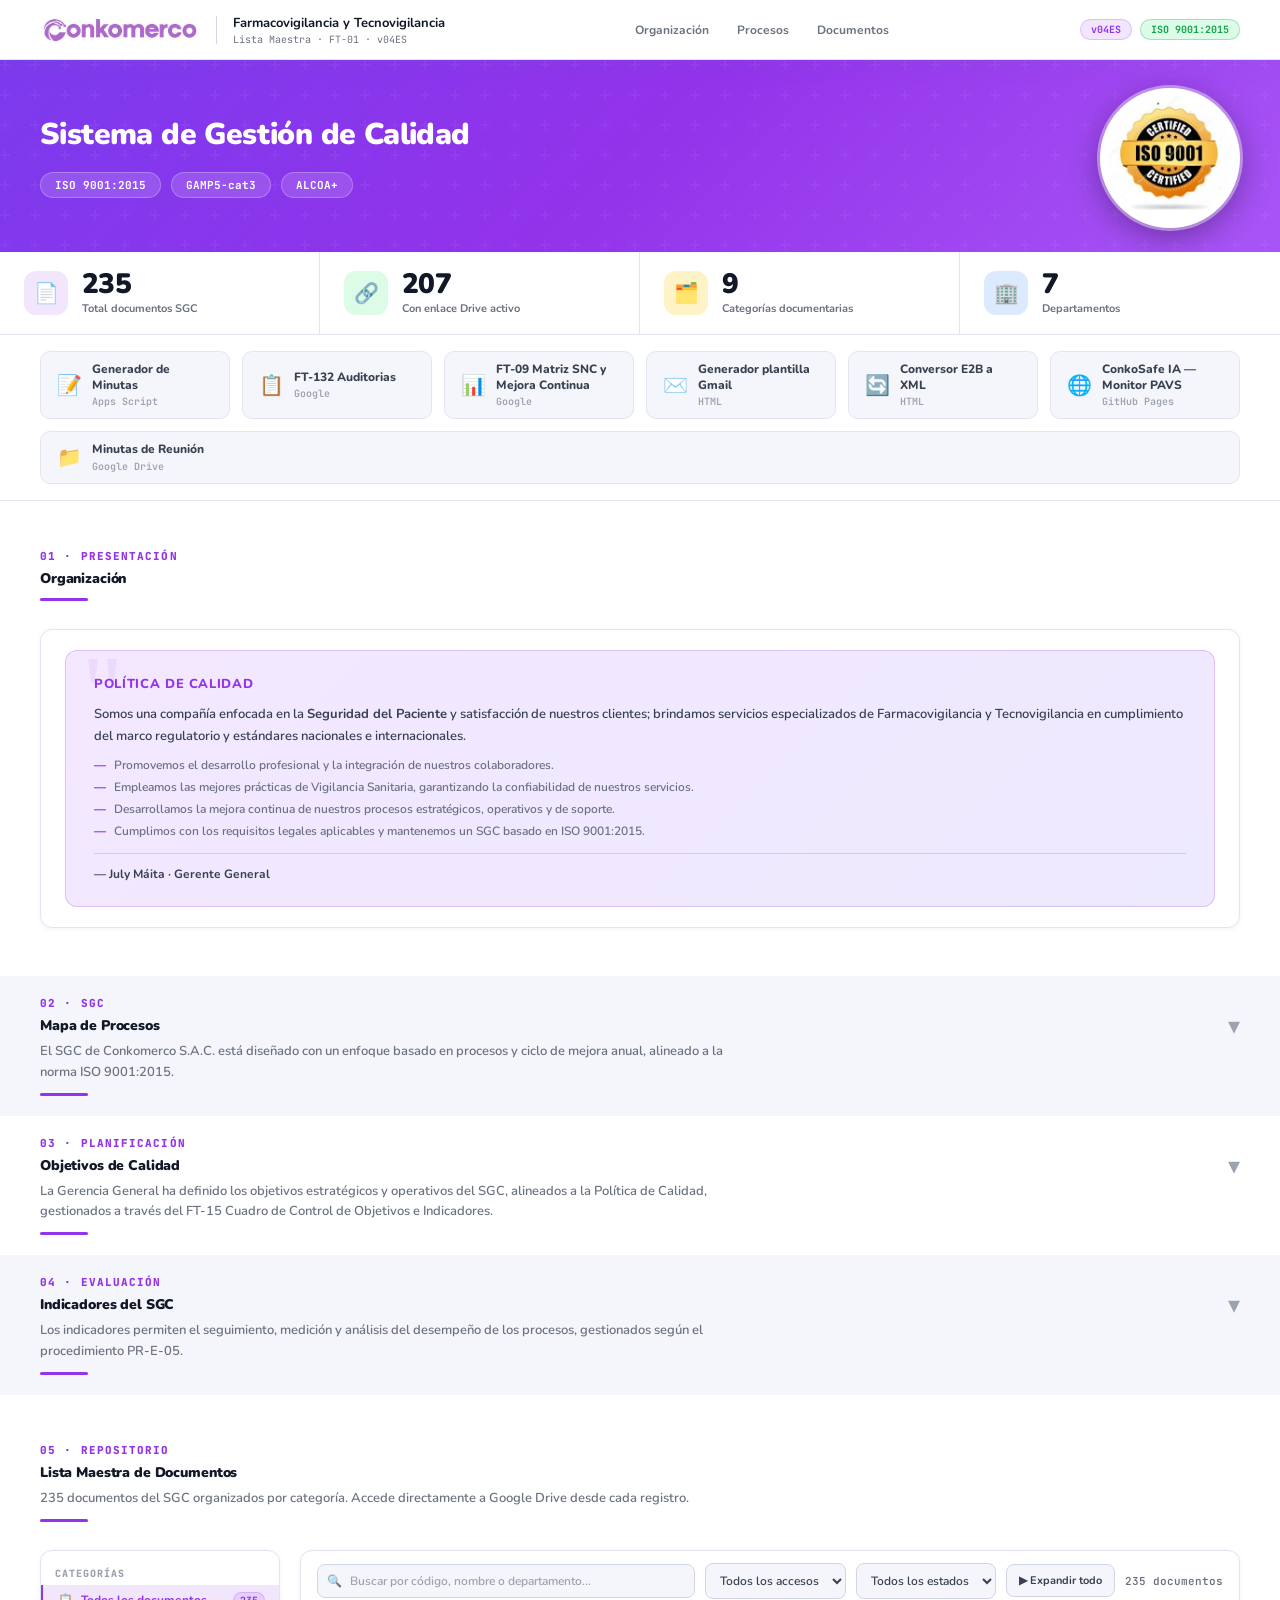
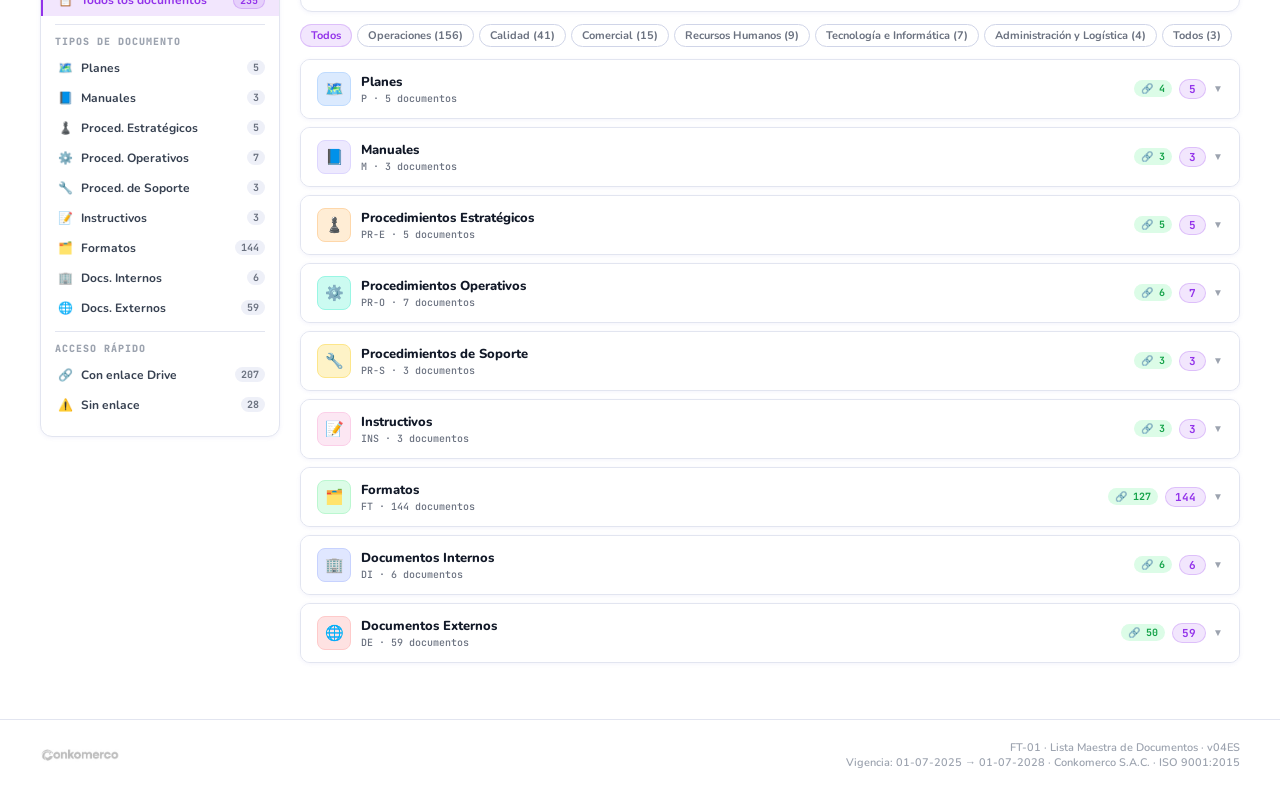
<file: index.html>
<!DOCTYPE html>
<html lang="es">
<head>
<meta charset="UTF-8">
<meta name="viewport" content="width=device-width, initial-scale=1.0">
<title>Sistema de Gestión de Calidad — Conkomerco S.A.C.</title>
<link href="https://fonts.googleapis.com/css2?family=Nunito:wght@400;500;600;700;800;900&family=JetBrains+Mono:wght@400;500&display=swap" rel="stylesheet">
<style>
:root {
  --white:   #ffffff;
  --bg:      #f5f6fb;
  --bg2:     #eef0f8;
  --border:  #e2e5f0;
  --border2: #d0d5e8;
  --purple:  #9333ea;
  --purple2: #7c3aed;
  --purple3: #6d28d9;
  --purple-l:#f3e8ff;
  --purple-m:rgba(147,51,234,0.12);
  --purple-b:rgba(147,51,234,0.22);
  --green:   #16a34a;
  --green-bg:#dcfce7;
  --amber:   #d97706;
  --amber-bg:#fef3c7;
  --blue:    #2563eb;
  --blue-bg: #dbeafe;
  --red:     #dc2626;
  --red-bg:  #fee2e2;
  --teal:    #0d9488;
  --teal-bg: #ccfbf1;
  --text:    #111827;
  --text2:   #374151;
  --text3:   #6b7280;
  --text4:   #9ca3af;
  --mono:    'JetBrains Mono', monospace;
  --sans:    'Nunito', sans-serif;
  --r:       12px;
  --shadow:  0 1px 4px rgba(100,100,200,0.08);
  --shadow-md: 0 4px 20px rgba(100,100,200,0.12);
  --shadow-lg: 0 8px 40px rgba(100,100,200,0.15);
}
*{box-sizing:border-box;margin:0;padding:0;}
html{scroll-behavior:smooth;scroll-padding-top:68px;}
body{font-family:var(--sans);background:var(--bg);color:var(--text);}

/* ── TOPBAR ── */
.topbar{
  position:sticky;top:0;z-index:300;
  background:var(--white);border-bottom:1px solid var(--border);
  box-shadow:var(--shadow-md);
  display:flex;align-items:center;justify-content:space-between;
  padding:0 40px;height:60px;
}
.topbar-left{display:flex;align-items:center;gap:16px;}
.topbar-logo{height:48px;}
.topbar-sep{width:1px;height:28px;background:var(--border2);}
.topbar-title{font-size:13px;font-weight:700;color:var(--text);}
.topbar-sub{font-size:10px;color:var(--text3);font-family:var(--mono);margin-top:1px;}
.topbar-nav{display:flex;gap:4px;}
.topbar-nav a{
  font-size:12px;font-weight:700;color:var(--text3);text-decoration:none;
  padding:6px 12px;border-radius:8px;transition:all 0.15s;
}
.topbar-nav a:hover{background:var(--purple-l);color:var(--purple);}
.topbar-badges{display:flex;gap:8px;align-items:center;}
.badge-pill{
  font-family:var(--mono);font-size:10px;font-weight:700;
  padding:3px 10px;border-radius:20px;
  border:1px solid var(--purple-b);background:var(--purple-m);color:var(--purple);
}
.badge-pill.green{border-color:rgba(22,163,74,0.3);background:var(--green-bg);color:var(--green);}

/* ── HERO ── */
.hero{
  background:linear-gradient(135deg,#7c3aed 0%,#9333ea 50%,#a855f7 100%);
  padding:28px 40px 24px;
  display:flex;flex-direction:row;align-items:center;justify-content:space-between;
  text-align:left;position:relative;overflow:hidden;
}
.hero-left{display:flex;flex-direction:column;align-items:flex-start;position:relative;z-index:1;flex:1;}
.hero-iso{height:140px;width:140px;object-fit:contain;object-position:center;position:relative;z-index:1;flex-shrink:0;margin-left:40px;border-radius:50%;background:white;padding:8px;box-shadow:0 0 0 3px rgba(255,255,255,0.4),0 8px 32px rgba(0,0,0,0.35);}
.hero::before{
  content:'';position:absolute;inset:0;
  background:url("data:image/svg+xml,%3Csvg width='60' height='60' viewBox='0 0 60 60' xmlns='http://www.w3.org/2000/svg'%3E%3Cg fill='none' fill-rule='evenodd'%3E%3Cg fill='%23ffffff' fill-opacity='0.04'%3E%3Cpath d='M36 34v-4h-2v4h-4v2h4v4h2v-4h4v-2h-4zm0-30V0h-2v4h-4v2h4v4h2V6h4V4h-4zM6 34v-4H4v4H0v2h4v4h2v-4h4v-2H6zM6 4V0H4v4H0v2h4v4h2V6h4V4H6z'/%3E%3C/g%3E%3C/g%3E%3C/svg%3E");
}
.hero-logo{height:44px;filter:brightness(0) invert(1);margin-bottom:20px;position:relative;z-index:1;}
.hero-title{font-size:32px;font-weight:900;color:white;letter-spacing:-0.02em;line-height:1.15;position:relative;z-index:1;}
.hero-subtitle{font-size:15px;color:rgba(255,255,255,0.8);margin-top:10px;font-weight:600;position:relative;z-index:1;}
.hero-meta{
  display:flex;gap:10px;margin-top:20px;flex-wrap:wrap;justify-content:center;
  position:relative;z-index:1;
}
.hero-meta span{
  background:rgba(255,255,255,0.15);border:1px solid rgba(255,255,255,0.25);
  backdrop-filter:blur(8px);
  color:white;font-size:11px;font-weight:700;
  padding:5px 14px;border-radius:20px;font-family:var(--mono);
}

/* ── STATS STRIP ── */
.stats-strip{
  display:grid;grid-template-columns:repeat(4,1fr);
  background:var(--white);border-bottom:1px solid var(--border);
  box-shadow:var(--shadow);
}
.stat-cell{
  padding:18px 24px;display:flex;align-items:center;gap:14px;
  border-right:1px solid var(--border);transition:background 0.15s;
  cursor:default;
}
.stat-cell:last-child{border-right:none;}
.stat-cell:hover{background:#faf8ff;}
.stat-ico{
  width:44px;height:44px;border-radius:12px;
  display:flex;align-items:center;justify-content:center;font-size:20px;flex-shrink:0;
}
.s-purple{background:var(--purple-m);}
.s-green{background:var(--green-bg);}
.s-amber{background:var(--amber-bg);}
.s-blue{background:var(--blue-bg);}
.stat-num{font-size:28px;font-weight:900;color:var(--text);line-height:1;letter-spacing:-0.02em;}
.stat-lbl{font-size:11px;color:var(--text3);margin-top:3px;font-weight:700;}

/* ── QUICK ACCESS STRIP ── */
.qa-strip{
  display:flex;gap:12px;padding:16px 40px;
  background:var(--white);border-bottom:1px solid var(--border);
  flex-wrap:wrap;
}
.qa-card{
  display:flex;align-items:center;gap:10px;
  background:var(--bg);border:1px solid var(--border);border-radius:10px;
  padding:10px 16px;text-decoration:none;
  transition:all 0.15s;flex:1;min-width:180px;
}
.qa-card:hover{background:var(--purple-l);border-color:var(--purple-b);box-shadow:var(--shadow-md);}
.qa-card:hover .qa-label{color:var(--purple);}
.qa-icon{font-size:20px;flex-shrink:0;}
.qa-label{font-size:12px;font-weight:800;color:var(--text2);line-height:1.3;}
.qa-sub{font-size:10px;color:var(--text4);font-family:var(--mono);font-weight:600;margin-top:2px;}

/* ── SECTION WRAPPER ── */
.section{padding:48px 40px;}
.section.alt{background:var(--white);}
.section-header{margin-bottom:28px;}
.section-eyebrow{
  font-size:11px;font-weight:800;letter-spacing:0.1em;text-transform:uppercase;
  color:var(--purple);font-family:var(--mono);margin-bottom:6px;
}
.section-title{font-size:22px;font-weight:900;color:var(--text);letter-spacing:-0.01em;}
.section-desc{font-size:13px;color:var(--text3);margin-top:6px;font-weight:600;line-height:1.6;max-width:700px;}
.divider-line{width:48px;height:3px;background:var(--purple);border-radius:2px;margin-top:10px;}
.section-img-acc .section-header{cursor:pointer;user-select:none;position:relative;padding-right:28px;}
.section-img-acc .section-header::after{content:"▾";position:absolute;right:0;top:14px;font-size:24px;color:var(--text4);transition:transform 0.25s;}
.section-img-acc .section-header.open::after{transform:rotate(180deg);}
.section-img-acc{padding:20px 40px !important;}
.section-img-acc .section-header{margin-bottom:0;}

/* ── IDENTIFICACION ── */
.id-grid{display:grid;grid-template-columns:1fr 1fr;gap:20px;}
.id-card{
  background:var(--white);border:1px solid var(--border);border-radius:var(--r);
  padding:20px 24px;box-shadow:var(--shadow);
}
.id-card.full{grid-column:1/-1;}
.id-card-title{font-size:11px;font-weight:800;letter-spacing:0.08em;text-transform:uppercase;color:var(--purple);margin-bottom:12px;font-family:var(--mono);}
.id-row{display:flex;gap:8px;padding:7px 0;border-bottom:1px solid var(--border);align-items:flex-start;}
.id-row:last-child{border-bottom:none;}
.id-key{font-size:12px;font-weight:700;color:var(--text2);min-width:140px;flex-shrink:0;}
.id-val{font-size:12px;color:var(--text3);font-weight:600;}
.id-val a{color:var(--purple);text-decoration:none;font-weight:700;}
.id-val a:hover{text-decoration:underline;}
.policy-box{
  background:linear-gradient(135deg,var(--purple-l),#ede9fe);
  border:1px solid var(--purple-b);border-radius:var(--r);
  padding:24px 28px;position:relative;overflow:hidden;
}
.policy-box::before{
  content:'"';position:absolute;top:-10px;left:16px;
  font-size:100px;color:var(--purple);opacity:0.08;font-family:Georgia,serif;line-height:1;
}
.policy-title{font-size:13px;font-weight:800;color:var(--purple);margin-bottom:10px;text-transform:uppercase;letter-spacing:0.05em;}
.policy-text{font-size:13px;color:var(--text2);line-height:1.7;font-weight:600;}
.policy-bullets{margin-top:10px;display:flex;flex-direction:column;gap:6px;}
.policy-bullet{display:flex;gap:8px;align-items:flex-start;font-size:12px;color:var(--text3);font-weight:600;}
.policy-bullet::before{content:"—";color:var(--purple);font-weight:800;flex-shrink:0;}
.policy-sign{margin-top:14px;padding-top:12px;border-top:1px solid var(--purple-b);font-size:12px;font-weight:700;color:var(--text2);}

/* ── MISION VISION ── */
.mv-grid{display:grid;grid-template-columns:1fr 1fr;gap:20px;}
.mv-card{
  background:var(--white);border:1px solid var(--border);border-radius:var(--r);
  padding:24px;box-shadow:var(--shadow);display:flex;flex-direction:column;gap:10px;
}
.mv-icon{font-size:28px;}
.mv-label{font-size:11px;font-weight:800;text-transform:uppercase;letter-spacing:0.08em;color:var(--purple);font-family:var(--mono);}
.mv-text{font-size:13px;color:var(--text2);line-height:1.7;font-weight:600;}

/* ── MAPA DE PROCESOS ── */
.img-frame{
  background:var(--white);border:1px solid var(--border);border-radius:var(--r);
  padding:20px;box-shadow:var(--shadow-md);overflow:hidden;
}
.img-frame img{width:70%;height:auto;display:block;border-radius:8px;}
.img-caption{font-size:11px;color:var(--text4);text-align:center;margin-top:10px;font-style:italic;font-weight:600;}

/* ── OBJETIVOS ── */
.obj-img{
  background:var(--white);border:1px solid var(--border);border-radius:var(--r);
  padding:20px;box-shadow:var(--shadow-md);
}
.obj-img img{width: 50%;height:auto;display:block;border-radius:8px;}

/* ── INDICADORES ── */
.ind-img{
  background:var(--white);border:1px solid var(--border);border-radius:var(--r);
  padding:20px;box-shadow:var(--shadow-md);overflow-x:auto;
}
.ind-img img{width:100%;height:auto;display:block;border-radius:6px;min-width:600px;}

/* ── DOCUMENTOS ── */
.main-layout{display:flex;gap:20px;}
.sidebar{
  width:240px;min-width:240px;
  background:var(--white);border:1px solid var(--border);border-radius:var(--r);
  padding:16px 0;box-shadow:var(--shadow);
  height:fit-content;position:sticky;top:76px;
}
.sb-lbl{font-size:10px;font-weight:800;letter-spacing:0.1em;text-transform:uppercase;color:var(--text4);padding:0 14px 5px;font-family:var(--mono);}
.sb-div{height:1px;background:var(--border);margin:8px 14px 10px;}
.nav-item{
  display:flex;align-items:center;justify-content:space-between;
  padding:7px 14px;cursor:pointer;border-left:2px solid transparent;
  transition:background 0.12s;
}
.nav-item:hover{background:var(--bg);}
.nav-item.active{background:var(--purple-m);border-left-color:var(--purple);}
.nav-left{display:flex;align-items:center;gap:8px;}
.nav-icon{font-size:12px;width:16px;text-align:center;}
.nav-label{font-size:12px;color:var(--text2);font-weight:700;}
.nav-item.active .nav-label{color:var(--purple);}
.nav-cnt{
  font-family:var(--mono);font-size:10px;font-weight:700;
  background:var(--bg2);color:var(--text3);padding:1px 6px;border-radius:10px;
}
.nav-item.active .nav-cnt{background:var(--purple-m);color:var(--purple);border:1px solid var(--purple-b);}

.docs-area{flex:1;min-width:0;}
.docs-controls{
  background:var(--white);border:1px solid var(--border);border-radius:var(--r);
  padding:12px 16px;display:flex;gap:10px;align-items:center;
  margin-bottom:12px;box-shadow:var(--shadow);flex-wrap:wrap;
}
.sw{position:relative;flex:1;min-width:180px;}
.si{position:absolute;left:10px;top:50%;transform:translateY(-50%);color:var(--text4);font-size:12px;}
.search-input{
  width:100%;background:var(--bg);border:1px solid var(--border2);
  border-radius:8px;padding:8px 12px 8px 32px;
  color:var(--text);font-size:12px;font-family:var(--sans);font-weight:600;
  outline:none;transition:border 0.15s,box-shadow 0.15s;
}
.search-input:focus{border-color:var(--purple);box-shadow:0 0 0 3px var(--purple-m);}
.search-input::placeholder{color:var(--text4);}
.fsel{
  background:var(--bg);border:1px solid var(--border2);border-radius:8px;
  padding:8px 10px;color:var(--text2);font-size:12px;font-family:var(--sans);
  font-weight:600;outline:none;cursor:pointer;
}
.btn-exp{
  background:var(--bg);border:1px solid var(--border2);border-radius:8px;
  padding:8px 12px;color:var(--text2);font-size:11px;font-family:var(--sans);
  font-weight:700;cursor:pointer;transition:all 0.15s;white-space:nowrap;
}
.btn-exp:hover{border-color:var(--purple);color:var(--purple);background:var(--purple-l);}
.rcnt{font-size:11px;color:var(--text3);font-family:var(--mono);white-space:nowrap;font-weight:600;}

.dept-pills{display:flex;gap:5px;flex-wrap:wrap;margin-bottom:12px;}
.dp{
  padding:3px 10px;border-radius:20px;font-size:11px;cursor:pointer;
  background:var(--white);color:var(--text3);border:1px solid var(--border2);
  transition:all 0.15s;white-space:nowrap;font-weight:700;
}
.dp:hover{border-color:var(--purple);color:var(--purple);}
.dp.active{background:var(--purple-m);color:var(--purple);border-color:var(--purple-b);}

/* ACCORDION */
.accordion{
  margin-bottom:8px;border-radius:10px;overflow:hidden;
  border:1px solid var(--border);background:var(--white);box-shadow:var(--shadow);
}
.acc-header{
  display:flex;align-items:center;justify-content:space-between;
  padding:12px 16px;cursor:pointer;background:var(--white);
  transition:background 0.13s;user-select:none;
}
.acc-header:hover{background:#faf8ff;}
.acc-header.open{border-bottom:1px solid var(--border);}
.acc-left{display:flex;align-items:center;gap:10px;}
.acc-ico{
  width:34px;height:34px;border-radius:8px;
  display:flex;align-items:center;justify-content:center;
  font-size:15px;flex-shrink:0;border:1px solid transparent;
}
.acc-title{font-size:13px;font-weight:800;color:var(--text);}
.acc-sub{font-size:10px;color:var(--text3);margin-top:1px;font-family:var(--mono);font-weight:500;}
.acc-right{display:flex;align-items:center;gap:7px;}
.acc-cnt{
  font-family:var(--mono);font-size:11px;font-weight:700;
  color:var(--purple);background:var(--purple-m);
  border:1px solid var(--purple-b);padding:2px 9px;border-radius:20px;
}
.acc-link{font-size:10px;color:var(--green);background:var(--green-bg);padding:2px 7px;border-radius:20px;font-family:var(--mono);font-weight:700;}
.acc-chev{color:var(--text4);font-size:10px;transition:transform 0.25s;}
.acc-header.open .acc-chev{transform:rotate(180deg);}
.acc-body{max-height:0;overflow:hidden;transition:max-height 0.35s cubic-bezier(0.4,0,0.2,1);}
.acc-body.open{max-height:6000px;}

/* TABLE */
.twrap{overflow-x:auto;}
table{width:100%;border-collapse:collapse;}
thead tr{background:var(--bg);}
th{
  padding:8px 12px;text-align:left;
  font-size:9px;font-weight:800;letter-spacing:0.08em;
  text-transform:uppercase;color:var(--text3);
  border-bottom:1px solid var(--border);white-space:nowrap;
}
tbody tr{border-bottom:1px solid var(--border);transition:background 0.1s;}
tbody tr:last-child{border-bottom:none;}
tbody tr:hover{background:#faf8ff;}
td{padding:9px 12px;font-size:12px;color:var(--text2);vertical-align:middle;font-weight:600;}
td.code{font-family:var(--mono);font-size:10px;color:var(--purple);font-weight:700;white-space:nowrap;}
td.nombre{color:var(--text);font-size:12px;max-width:280px;font-weight:700;}
td.depto{font-size:10px;color:var(--text3);white-space:nowrap;font-weight:700;}
.bdg{display:inline-flex;align-items:center;padding:2px 7px;border-radius:20px;font-size:9px;font-weight:800;white-space:nowrap;}
.bdg-g{background:var(--green-bg);color:var(--green);}
.bdg-x{background:var(--bg2);color:var(--text3);border:1px solid var(--border2);}
.dlink{
  display:inline-flex;align-items:center;gap:3px;
  color:var(--purple);font-size:10px;text-decoration:none;font-weight:800;
  padding:3px 8px;border-radius:6px;
  background:var(--purple-m);border:1px solid var(--purple-b);
  transition:all 0.13s;white-space:nowrap;
}
.dlink:hover{background:rgba(147,51,234,0.18);}
.nolink{font-size:10px;color:var(--text4);font-family:var(--mono);font-weight:500;}
.acc-empty{padding:24px;text-align:center;color:var(--text3);font-size:12px;font-weight:600;}

/* Icon themes */
.t-P  {background:#dbeafe;border-color:#bfdbfe;}
.t-M  {background:#ede9fe;border-color:#ddd6fe;}
.t-PE {background:#ffedd5;border-color:#fed7aa;}
.t-PO {background:#ccfbf1;border-color:#99f6e4;}
.t-PS {background:#fef3c7;border-color:#fde68a;}
.t-INS{background:#fce7f3;border-color:#fbcfe8;}
.t-FT {background:#dcfce7;border-color:#bbf7d0;}
.t-DI {background:#e0e7ff;border-color:#c7d2fe;}
.t-DE {background:#fee2e2;border-color:#fecaca;}

/* ── FOOTER ── */
.footer{
  background:var(--white);border-top:1px solid var(--border);
  padding:20px 40px;display:flex;align-items:center;justify-content:space-between;
  flex-wrap:wrap;gap:12px;
}
.footer-left img{height:24px;filter:grayscale(1);opacity:0.5;}
.footer-right{font-size:11px;color:var(--text4);font-weight:600;text-align:right;}

/* Scrollbar */
::-webkit-scrollbar{width:5px;height:5px;}
::-webkit-scrollbar-track{background:var(--bg);}
::-webkit-scrollbar-thumb{background:var(--border2);border-radius:3px;}

@media(max-width:900px){
  .id-grid,.mv-grid{grid-template-columns:1fr;}
  .id-card.full{grid-column:auto;}
  .main-layout{flex-direction:column;}
  .sidebar{position:static;width:100%;}
  .stats-strip{grid-template-columns:repeat(2,1fr);}
  .section{padding:32px 20px;}
  .topbar{padding:0 20px;}
  .topbar-nav{display:none;}
  .hero{padding:40px 20px 32px;}
  .hero-title{font-size:24px;}
  .footer{padding:16px 20px;}
}
</style>
</head>
<body>

<!-- TOPBAR -->
<header class="topbar">
  <div class="topbar-left">
    <img loading="lazy" decoding="async" class="topbar-logo" src="[data-uri]" alt="Conkomerco">
    <div class="topbar-sep"></div>
    <div>
      <div class="topbar-title">Farmacovigilancia y Tecnovigilancia</div>
      <div class="topbar-sub">Lista Maestra · FT-01 · v04ES</div>
    </div>
  </div>
  <nav class="topbar-nav">
    <a href="#organizacion">Organización</a>
    <a href="#procesos" onclick="event.preventDefault();document.getElementById('procesos').scrollIntoView({behavior:'smooth',block:'start'});">Procesos</a>
    <a href="#documentos">Documentos</a>
  </nav>
  <div class="topbar-badges">
    <span class="badge-pill">v04ES</span>
    <span class="badge-pill green">ISO 9001:2015</span>
  </div>
</header>

<!-- HERO -->
<section class="hero">
  <div class="hero-left">
    <div class="hero-title" style="font-size:30px;">Sistema de Gestión de Calidad</div>
    <div class="hero-meta">
      <span>ISO 9001:2015</span>
      <span>GAMP5-cat3</span>
      <span>ALCOA+</span>
    </div>
  </div>
  <img loading="lazy" decoding="async" class="hero-iso" src="images/iso_certificado.jpg" alt="ISO 9001 Certified">
</section>

<!-- STATS -->
<div class="stats-strip">
  <div class="stat-cell">
    <div class="stat-ico s-purple">📄</div>
    <div><div class="stat-num">235</div><div class="stat-lbl">Total documentos SGC</div></div>
  </div>
  <div class="stat-cell">
    <div class="stat-ico s-green">🔗</div>
    <div><div class="stat-num">207</div><div class="stat-lbl">Con enlace Drive activo</div></div>
  </div>
  <div class="stat-cell">
    <div class="stat-ico s-amber">🗂️</div>
    <div><div class="stat-num">9</div><div class="stat-lbl">Categorías documentarias</div></div>
  </div>
  <div class="stat-cell">
    <div class="stat-ico s-blue">🏢</div>
    <div><div class="stat-num">7</div><div class="stat-lbl">Departamentos</div></div>
  </div>
</div>

<!-- ACCESOS RÁPIDOS -->
<div class="qa-strip">
  <a class="qa-card" href="https://script.google.com/a/macros/conkomerco.com/s/AKfycbxqw31w1aDxt_4dGARFPSX3eQYQvA6dh6KtcQdSIgGUoa5r4CIFBnGa7OiDx9TzDQig/exec" target="_blank" rel="noopener">
    <div class="qa-icon">📝</div>
    <div>
      <div class="qa-label">Generador de Minutas</div>
      <div class="qa-sub">Apps Script</div>
    </div>
  </a>
  <a class="qa-card" href="https://docs.google.com/spreadsheets/d/1VzF4Bgh9Bgrbmkra6X6o0EFqXgCUBU6Tg3T168tt4Sw/edit?usp=sharing" target="_blank" rel="noopener">
    <div class="qa-icon">📋</div>
    <div>
      <div class="qa-label">FT-132 Auditorias</div>
      <div class="qa-sub">Google</div>
    </div>
  </a>
  <a class="qa-card" href="https://docs.google.com/spreadsheets/d/1CZJQQembLpW3L77Y2pRAtOgGgUqS0H6q97MLvuxqqhk/edit?usp=sharing" target="_blank" rel="noopener">
    <div class="qa-icon">📊</div>
    <div>
      <div class="qa-label">FT-09 Matriz SNC y Mejora Continua</div>
      <div class="qa-sub">Google</div>
    </div>
  </a>
  <a class="qa-card" href="generador-plantilla-gmail.html" target="_blank" rel="noopener">
    <div class="qa-icon">✉️</div>
    <div>
      <div class="qa-label">Generador plantilla Gmail</div>
      <div class="qa-sub">HTML</div>
    </div>
  </a>
  <a class="qa-card" href="e2b-to-xml/index.html" target="_blank" rel="noopener">
    <div class="qa-icon">🔄</div>
    <div>
      <div class="qa-label">Conversor E2B a XML</div>
      <div class="qa-sub">HTML</div>
    </div>
  </a>
  <a class="qa-card" href="https://russali-ux.github.io/Alertas-analyzer/pavs/" target="_blank" rel="noopener">
    <div class="qa-icon">🌐</div>
    <div>
      <div class="qa-label">ConkoSafe IA — Monitor PAVS</div>
      <div class="qa-sub">GitHub Pages</div>
    </div>
  </a>
  <a class="qa-card" href="https://drive.google.com/drive/folders/1j-26eOQEWwqBOvKjQLBjOk6CEKgU2-qh?usp=sharing" target="_blank" rel="noopener">
    <div class="qa-icon">📁</div>
    <div>
      <div class="qa-label">Minutas de Reunión</div>
      <div class="qa-sub">Google Drive</div>
    </div>
  </a>
</div>

<!-- ORGANIZACIÓN -->
<section class="section alt" id="organizacion">
  <div class="section-header">
    <div class="section-eyebrow">01 · Presentación</div>
    <div class="section-title"style="font-size:14px;">Organización</div>
    <div class="divider-line"></div>
  </div>
  <div class="id-grid">
    <div class="id-card full">
      <div class="policy-box">
        <div class="policy-title">Política de Calidad</div>
        <div class="policy-text">Somos una compañía enfocada en la <strong>Seguridad del Paciente</strong> y satisfacción de nuestros clientes; brindamos servicios especializados de Farmacovigilancia y Tecnovigilancia en cumplimiento del marco regulatorio y estándares nacionales e internacionales.</div>
        <div class="policy-bullets">
          <div class="policy-bullet">Promovemos el desarrollo profesional y la integración de nuestros colaboradores.</div>
          <div class="policy-bullet">Empleamos las mejores prácticas de Vigilancia Sanitaria, garantizando la confiabilidad de nuestros servicios.</div>
          <div class="policy-bullet">Desarrollamos la mejora continua de nuestros procesos estratégicos, operativos y de soporte.</div>
          <div class="policy-bullet">Cumplimos con los requisitos legales aplicables y mantenemos un SGC basado en ISO 9001:2015.</div>
        </div>
        <div class="policy-sign">— July Máita · Gerente General</div>
      </div>
    </div>
  </div>
</section>

<!-- MAPA DE PROCESOS -->
<section class="section section-img-acc" id="procesos">
  <div class="section-header" onclick="toggleImgSection('procesos')">
    <div class="section-eyebrow">02 · SGC</div>
    <div class="section-title" style="font-size:14px;">Mapa de Procesos</div>
    <div class="section-desc">El SGC de Conkomerco S.A.C. está diseñado con un enfoque basado en procesos y ciclo de mejora anual, alineado a la norma ISO 9001:2015.</div>
    <div class="divider-line"></div>
  </div>
  <div class="acc-body" id="imgbody-procesos">
  <div class="img-frame">
    <img decoding="async" data-src="images/mapa-procesos.jpg" alt="Mapa de Procesos Conkomerco SAC" style="width:70%;height:auto;display:block;border-radius:8px;">
    <div class="img-caption" style="text-align:left;">Gráfico 1. Mapa de Procesos de Conkomerco S.A.C. · Fuente: M-02 Mapa de Procesos y Caracterización</div>
  </div>
  </div>
</section>

<!-- OBJETIVOS -->
<section class="section alt section-img-acc" id="objetivos">
  <div class="section-header" onclick="toggleImgSection('objetivos')">
    <div class="section-eyebrow">03 · Planificación</div>
    <div class="section-title" style="font-size:14px;">Objetivos de Calidad</div>
    <div class="section-desc">La Gerencia General ha definido los objetivos estratégicos y operativos del SGC, alineados a la Política de Calidad, gestionados a través del FT-15 Cuadro de Control de Objetivos e Indicadores.</div>
    <div class="divider-line"></div>
  </div>
  <div class="acc-body" id="imgbody-objetivos">
  <div class="obj-img">
    <img decoding="async" data-src="images/objetivos.jpg" alt="Objetivos de Calidad SGC" style="width:50%;height:auto;display:block;border-radius:8px;">
    <div class="img-caption" style="text-align:left;font-size:11px;color:var(--text4);margin-top:10px;font-style:italic;font-weight:600;">Tabla de Objetivos Estratégicos y Operativos · Fuente: FT-15 Cuadro de Control de Objetivos e Indicadores del SGC</div>
  </div>
  </div>
</section>

<!-- INDICADORES -->
<section class="section section-img-acc" id="indicadores">
  <div class="section-header" onclick="toggleImgSection('indicadores')">
    <div class="section-eyebrow">04 · Evaluación</div>
    <div class="section-title" style="font-size:14px;">Indicadores del SGC</div>
    <div class="section-desc">Los indicadores permiten el seguimiento, medición y análisis del desempeño de los procesos, gestionados según el procedimiento PR-E-05.</div>
    <div class="divider-line"></div>
  </div>
  <div class="acc-body" id="imgbody-indicadores">
  <div class="ind-img">
    <img decoding="async" data-src="images/indicadores.jpg" alt="Indicadores del SGC" style="width:100%;height:auto;display:block;border-radius:6px;">
    <div class="img-caption" style="text-align:left;font-size:11px;color:var(--text4);margin-top:10px;font-style:italic;font-weight:600;">12 Indicadores del Sistema de Gestión de Calidad · Fuente: FT-15 Cuadro de Control de Objetivos e Indicadores del SGC</div>
  </div>
  </div>
</section>

<!-- DOCUMENTOS -->
<section class="section alt" id="documentos">
  <div class="section-header">
    <div class="section-eyebrow">05 · Repositorio</div>
    <div class="section-title"style="font-size:14px;">Lista Maestra de Documentos</div>
    <div class="section-desc">235 documentos del SGC organizados por categoría. Accede directamente a Google Drive desde cada registro.</div>
    <div class="divider-line"></div>
  </div>

  <div class="main-layout">
    <!-- Sidebar -->
    <nav class="sidebar" id="repo-sidebar">
      <div class="sb-lbl">Categorías</div>
      <div class="nav-item active" id="nav-todos" onclick="setSF('todos')">
        <div class="nav-left"><span class="nav-icon">📋</span><span class="nav-label">Todos los documentos</span></div>
        <span class="nav-cnt" id="sb-cnt-todos">235</span>
      </div>
      <div class="sb-div"></div>
      <div class="sb-lbl">Tipos de documento</div>
      <div class="nav-item" id="nav-P"    onclick="setSF('P')">   <div class="nav-left"><span class="nav-icon">🗺️</span><span class="nav-label">Planes</span></div>                 <span class="nav-cnt">5</span></div>
      <div class="nav-item" id="nav-M"    onclick="setSF('M')">   <div class="nav-left"><span class="nav-icon">📘</span><span class="nav-label">Manuales</span></div>                <span class="nav-cnt">3</span></div>
      <div class="nav-item" id="nav-PR-E" onclick="setSF('PR-E')"><div class="nav-left"><span class="nav-icon">♟️</span><span class="nav-label">Proced. Estratégicos</span></div>   <span class="nav-cnt">5</span></div>
      <div class="nav-item" id="nav-PR-O" onclick="setSF('PR-O')"><div class="nav-left"><span class="nav-icon">⚙️</span><span class="nav-label">Proced. Operativos</span></div>     <span class="nav-cnt">7</span></div>
      <div class="nav-item" id="nav-PR-S" onclick="setSF('PR-S')"><div class="nav-left"><span class="nav-icon">🔧</span><span class="nav-label">Proced. de Soporte</span></div>     <span class="nav-cnt">3</span></div>
      <div class="nav-item" id="nav-INS"  onclick="setSF('INS')"> <div class="nav-left"><span class="nav-icon">📝</span><span class="nav-label">Instructivos</span></div>           <span class="nav-cnt">3</span></div>
      <div class="nav-item" id="nav-FT"   onclick="setSF('FT')">  <div class="nav-left"><span class="nav-icon">🗂️</span><span class="nav-label">Formatos</span></div>              <span class="nav-cnt">144</span></div>
      <div class="nav-item" id="nav-DI"   onclick="setSF('DI')">  <div class="nav-left"><span class="nav-icon">🏢</span><span class="nav-label">Docs. Internos</span></div>        <span class="nav-cnt">6</span></div>
      <div class="nav-item" id="nav-DE"   onclick="setSF('DE')">  <div class="nav-left"><span class="nav-icon">🌐</span><span class="nav-label">Docs. Externos</span></div>        <span class="nav-cnt">59</span></div>
      <div class="sb-div"></div>
      <div class="sb-lbl">Acceso rápido</div>
      <div class="nav-item" id="nav-link"   onclick="setSF('link')">  <div class="nav-left"><span class="nav-icon">🔗</span><span class="nav-label">Con enlace Drive</span></div><span class="nav-cnt">207</span></div>
      <div class="nav-item" id="nav-nolink" onclick="setSF('nolink')"><div class="nav-left"><span class="nav-icon">⚠️</span><span class="nav-label">Sin enlace</span></div>     <span class="nav-cnt">28</span></div>
    </nav>

    <!-- Docs area -->
    <div class="docs-area">
      <!-- Controls -->
      <div class="docs-controls">
        <div class="sw">
          <span class="si">🔍</span>
          <input class="search-input" id="repo-search" type="text"
            placeholder="Buscar por código, nombre o departamento..."
            oninput="repoSearch()">
        </div>
        <select class="fsel" id="repo-link-filter" onchange="repoSearch()">
          <option value="">Todos los accesos</option>
          <option value="con">Con enlace Drive</option>
          <option value="sin">Sin enlace</option>
        </select>
        <select class="fsel" id="repo-estado-filter" onchange="repoSearch()">
          <option value="">Todos los estados</option>
          <option value="Culminado">Culminado</option>
          <option value="Aprobado">Aprobado</option>
          <option value="En desuso">En desuso</option>
        </select>
        <button class="btn-exp" id="btn-exp" onclick="repoToggleAll()">▶ Expandir todo</button>
        <span class="rcnt" id="repo-count">235 documentos</span>
      </div>
      <!-- Dept pills -->
      <div class="dept-pills" id="repo-dept-pills"></div>
      <!-- Accordions -->
      <div id="repo-content"></div>
    </div>
  </div>
</section>

<!-- FOOTER -->
<footer class="footer">
  <img loading="lazy" decoding="async" src="[data-uri]" alt="Conkomerco" style="height:24px;opacity:0.5;filter:grayscale(1);">
  <div class="footer-right">
    FT-01 · Lista Maestra de Documentos · v04ES<br>
    Vigencia: 01-07-2025 → 01-07-2028 · Conkomerco S.A.C. · ISO 9001:2015
  </div>
</footer>


<script>
(function(){
var DOCS = [{"tipo": "Planes", "sheet": "P", "codigo": "P-01", "departamento": "Administración y Logística", "nombre": "Plan Estratégico de Negocio", "version": "2.0", "estado": "Culminado", "fecha_aprobacion": "04/10/2024", "fecha_expiracion": "04/10/2027", "ruta": "https://drive.google.com/file/d/1szDlk1JlP-2qDSDuHF6WFmEE4m2W6SW9/view?usp=sharing"}, {"tipo": "Planes", "sheet": "P", "codigo": "P-02", "departamento": "Comercial", "nombre": "Plan Comercial", "version": "1.0", "estado": "Culminado", "fecha_aprobacion": "04/10/2021", "fecha_expiracion": "04/10/2024", "ruta": "https://drive.google.com/drive/search?q=plan%20comercial"}, {"tipo": "Planes", "sheet": "P", "codigo": "P-03", "departamento": "Operaciones", "nombre": "Plan Operativo", "version": "1.0", "estado": "Culminado", "fecha_aprobacion": "04/10/2021", "fecha_expiracion": "04/10/2024", "ruta": "https://drive.google.com/file/d/1brqxQva53FnWx1KMtRZccASIJ-9NVFK7/view?usp=sharing"}, {"tipo": "Planes", "sheet": "P", "codigo": "P-04", "departamento": "Calidad", "nombre": "Plan de Continuidad de Actividades", "version": "2.0", "estado": "Culminado", "fecha_aprobacion": "03/02/2025", "fecha_expiracion": "03/02/2028", "ruta": "https://drive.google.com/file/d/1RtCtUkRrhhKMWLnRIx56AtiJfW_Gy-Ux/view?usp=sharing"}, {"tipo": "Planes", "sheet": "P", "codigo": "P-05", "departamento": "Operaciones", "nombre": "Plan de comunicaciones con clientes", "version": "1.0", "estado": "Culminado", "fecha_aprobacion": "01/07/2025", "fecha_expiracion": "01/07/2028", "ruta": "-"}, {"tipo": "Manuales", "sheet": "M", "codigo": "M-01", "departamento": "Calidad", "nombre": "Manual de Calidad", "version": "4.0", "estado": "Culminado", "fecha_aprobacion": "18/08/2025", "fecha_expiracion": "18/08/2028", "ruta": "https://drive.google.com/file/d/1weWNsbxwPSwPxegIJcFgUT_jlDCu9Xdu/view?usp=sharing"}, {"tipo": "Manuales", "sheet": "M", "codigo": "M-02", "departamento": "Calidad", "nombre": "Manual de Organización y Funciones", "version": "5.0", "estado": "Culminado", "fecha_aprobacion": "10/06/2026", "fecha_expiracion": "10/06/2029", "ruta": "https://drive.google.com/file/d/18v85A-PhpjChgwUoIQHATFi7XvOIYtAq/view?usp=drive_link"}, {"tipo": "Manuales", "sheet": "M", "codigo": "M-03", "departamento": "Calidad", "nombre": "Mapa de Procesos y Caracterización", "version": "2.0", "estado": "Culminado", "fecha_aprobacion": "26/07/2024", "fecha_expiracion": "26/07/2027", "ruta": "https://drive.google.com/file/d/1TEW2gX9Wzuw4dBtbnH9fUCZr-ADYMtx-/view?usp=sharing"}, {"tipo": "Procedimientos Estratégicos", "sheet": "PR-E", "codigo": "PR-E-01", "departamento": "Calidad", "nombre": "Gestion de Documentos", "version": "2.0", "estado": "Culminado", "fecha_aprobacion": "23/09/2023", "fecha_expiracion": "23/09/2026", "ruta": "https://drive.google.com/file/d/1gjDIVQNxE_IkfE0mMO2wDBmDafOYpMvQ/view?usp=drive_link"}, {"tipo": "Procedimientos Estratégicos", "sheet": "PR-E", "codigo": "PR-E-02", "departamento": "Calidad", "nombre": "Gestion de Información Confidencial", "version": "1.0", "estado": "Culminado", "fecha_aprobacion": "01/08/2023", "fecha_expiracion": "01/08/2026", "ruta": "https://drive.google.com/file/d/10bVKgRdfsd62DffH8ae2Bga6KPe7MCvB/view?usp=sharing"}, {"tipo": "Procedimientos Estratégicos", "sheet": "PR-E", "codigo": "PR-E-03", "departamento": "Calidad", "nombre": "Acciones Correctivas y Mejora", "version": "3.0", "estado": "Culminado", "fecha_aprobacion": "26/01/2026", "fecha_expiracion": "26/01/2029", "ruta": "https://drive.google.com/file/d/1s9H7l7k7pgRv8VWltz80abtS9qAs1Vwx/view?usp=sharing"}, {"tipo": "Procedimientos Estratégicos", "sheet": "PR-E", "codigo": "PR-E-04", "departamento": "Calidad", "nombre": "Auditoria Interna del SGC", "version": "2.0", "estado": "Culminado", "fecha_aprobacion": "14/07/2023", "fecha_expiracion": "14/07/2026", "ruta": "https://drive.google.com/file/d/1l5CbbAJ5tAZSD0uimDBHa_x6z5KA8_NQ/view?usp=drive_link"}, {"tipo": "Procedimientos Estratégicos", "sheet": "PR-E", "codigo": "PR-E-05", "departamento": "Calidad", "nombre": "Análisis de Datos y Revisión por la Dirección", "version": "1.0", "estado": "Culminado", "fecha_aprobacion": "01/08/2023", "fecha_expiracion": "01/08/2026", "ruta": "https://drive.google.com/file/d/111qmwUG5SkMOtu16bdB1EkVQZdjf7Hwf/view?usp=sharing"}, {"tipo": "Procedimientos Operativos", "sheet": "PR-O", "codigo": "PR-O-01", "departamento": "Comercial", "nombre": "Gestiòn Comercial", "version": "1.0", "estado": "Culminado", "fecha_aprobacion": "25/10/2024", "fecha_expiracion": "25/10/2027", "ruta": "https://drive.google.com/file/d/1BuLXEvmRDSOxOcccsrh8G67iuxRcxcrJ/view?usp=drive_link"}, {"tipo": "Procedimientos Operativos", "sheet": "PR-O", "codigo": "PR-O-02", "departamento": "Operaciones", "nombre": "Consultoría, Auditoría y Capacitaciones", "version": "1.0", "estado": "Culminado", "fecha_aprobacion": "06/12/2024", "fecha_expiracion": "06/12/2027", "ruta": "https://drive.google.com/file/d/19X_HbQ_SuL-pHOjcmA1zH6po5Fm7CW_u/view?usp=drive_link"}, {"tipo": "Procedimientos Operativos", "sheet": "PR-O", "codigo": "PR-O-03", "departamento": "Operaciones", "nombre": "Gestión de Unidad de Vigilancia Sanitaria", "version": "5.0", "estado": "Culminado", "fecha_aprobacion": "01/07/2025", "fecha_expiracion": "01/07/2028", "ruta": "https://drive.google.com/file/d/1yYzYevZvhxsSchc40Cta8c_-6poLsgMt/view?usp=drive_link"}, {"tipo": "Procedimientos Operativos", "sheet": "PR-O", "codigo": "PR-O-04", "departamento": "Operaciones", "nombre": "Elaboración de Documentos de Seguridad", "version": "4.0", "estado": "Culminado", "fecha_aprobacion": "26/04/2023", "fecha_expiracion": "26/04/2026", "ruta": "https://drive.google.com/file/d/1ZdkZ8p7GRBTPgCmPH7YnWvFgy893xWmg/view?usp=drive_link"}, {"tipo": "Procedimientos Operativos", "sheet": "PR-O", "codigo": "PR-O-05", "departamento": "Calidad", "nombre": "Servicio al Cliente y Post Venta", "version": "2.0", "estado": "Culminado", "fecha_aprobacion": "21/03/2025", "fecha_expiracion": "21/03/2028", "ruta": "https://drive.google.com/file/d/1wwpBp5QbPBYkmfYIBtO9AIYSgRFMx0tR/view?usp=sharing"}, {"tipo": "Procedimientos Operativos", "sheet": "PR-O", "codigo": "PR-O-06", "departamento": "Comercial", "nombre": "Gestión y Promoción de Eventos Educativos", "version": "2.0", "estado": "Culminado", "fecha_aprobacion": "11/09/2023", "fecha_expiracion": "11/09/2026", "ruta": "https://drive.google.com/file/d/1pnwz13mUdVlCzNKciF9pTHUdtbiT-uFs/view?usp=drive_link"}, {"tipo": "Procedimientos Operativos", "sheet": "PR-O", "codigo": "PR-O-07", "departamento": "Calidad", "nombre": "Autoinspecciones", "version": "1.0", "estado": "Culminado", "fecha_aprobacion": "27/04/2023", "fecha_expiracion": "27/04/2026", "ruta": "PR-O-07"}, {"tipo": "Procedimientos de Soporte", "sheet": "PR-S", "codigo": "PR-S-01", "departamento": "Recursos Humanos", "nombre": "Gestión del Recurso Humano", "version": "2.0", "estado": "Culminado", "fecha_aprobacion": "12/09/2023", "fecha_expiracion": "12/09/2026", "ruta": "https://drive.google.com/file/d/1nEKObdGLymQecMOz-Cpro-RoidkAzS2-/view?usp=drive_link"}, {"tipo": "Procedimientos de Soporte", "sheet": "PR-S", "codigo": "PR-S-02", "departamento": "Administración y Logística", "nombre": "Gestión de Proveedores", "version": "2.0", "estado": "Culminado", "fecha_aprobacion": "03/07/2025", "fecha_expiracion": "03/07/2029", "ruta": "https://drive.google.com/file/d/1QYFvYBrvFlvPYVfa6qPsSOs1xRunOheB/view?usp=sharing"}, {"tipo": "Procedimientos de Soporte", "sheet": "PR-S", "codigo": "PR-S-03", "departamento": "Tecnología e Informática", "nombre": "Gestión de Tecnologías e Informática", "version": "1.0", "estado": "Culminado", "fecha_aprobacion": "18/08/2021", "fecha_expiracion": "23/08/2024", "ruta": "https://drive.google.com/file/d/18T6km6I7qz8fpWXvOnZhiKdBWtzVhawu/view?usp=sharing"}, {"tipo": "Instructivos", "sheet": "INS", "codigo": "INS-01", "departamento": "Calidad", "nombre": "Herramienta AMEF", "version": "2.0", "estado": "Culminado", "fecha_aprobacion": "20/07/2022", "fecha_expiracion": "20/07/2025", "ruta": "https://drive.google.com/file/d/1FWXOvzDJb2c70-FSw34DuyKvtv3uXU4F/view?usp=sharing"}, {"tipo": "Instructivos", "sheet": "INS", "codigo": "INS-02", "departamento": "Calidad", "nombre": "INSTRUCTIVO DE FIRMAS DIGITALES", "version": "1.0", "estado": "Culminado", "fecha_aprobacion": "23/05/2022", "fecha_expiracion": "23/05/2024", "ruta": "https://drive.google.com/file/d/1cxJEnKgMy6RyK_ysUhPZ8VoGlD88r8A0/view"}, {"tipo": "Instructivos", "sheet": "INS", "codigo": "INS-03", "departamento": "Operaciones", "nombre": "INSTRUCTIVO PARA EL MONITOREO DE LA LITERATURA CIENTÍFICA", "version": "1.0", "estado": "Culminado", "fecha_aprobacion": "26/09/2023", "fecha_expiracion": "26/09/2026", "ruta": "https://drive.google.com/file/d/1zCA567w8NO3YSToAVEhhP_mkAe8Twgo0/view?usp=drive_link"}, {"tipo": "Formatos", "sheet": "FT", "codigo": "FT-01", "departamento": "Calidad", "nombre": "Lista Maestra de Documentos", "version": "1.0", "estado": "Culminado", "fecha_aprobacion": "23/07/2021", "fecha_expiracion": "23/07/2024", "ruta": "https://drive.google.com/file/d/1xINYzVqCQWHsTKZoBZQtRgyr1Jme9Acn/view?usp=sharing"}, {"tipo": "Formatos", "sheet": "FT", "codigo": "FT-02", "departamento": "Calidad", "nombre": "Lista de Distribución de Documentos", "version": "1.0", "estado": "Culminado", "fecha_aprobacion": "23/07/2021", "fecha_expiracion": "23/07/2024", "ruta": "https://drive.google.com/file/d/1P7kHgLKRy-CHzVYnRrFk4ewu-J7Dgw2F/view?usp=sharing"}, {"tipo": "Formatos", "sheet": "FT", "codigo": "FT-03", "departamento": "Calidad", "nombre": "Acuerdo de Confidencialidad", "version": "1.0", "estado": "Culminado", "fecha_aprobacion": "06/08/2021", "fecha_expiracion": "09/08/2024", "ruta": "https://drive.google.com/file/d/1GUeIj9uVDW8CLLRxT2A9-wxs8lqBxaWJ/view?usp=sharing"}, {"tipo": "Formatos", "sheet": "FT", "codigo": "FT-04", "departamento": "Calidad", "nombre": "Solicitud de actualización de Información", "version": "1.0", "estado": "Culminado", "fecha_aprobacion": "06/08/2021", "fecha_expiracion": "09/08/2024", "ruta": "https://drive.google.com/file/d/1dg3s8U66zf0rYa2dp_8hS8oKUOzQSTh1/view?usp=sharing"}, {"tipo": "Formatos", "sheet": "FT", "codigo": "FT-05", "departamento": "Calidad", "nombre": "Solicitud de borrado de Información", "version": "1.0", "estado": "Culminado", "fecha_aprobacion": "06/08/2021", "fecha_expiracion": "09/08/2024", "ruta": "https://drive.google.com/file/d/1PXt2-57VtlHwADvjOutKqGR_jsPPQUaV/view?usp=sharing"}, {"tipo": "Formatos", "sheet": "FT", "codigo": "FT-06", "departamento": "Calidad", "nombre": "Matriz de comunicación interna y externa", "version": "1.0", "estado": "Culminado", "fecha_aprobacion": "06/08/2021", "fecha_expiracion": "09/08/2024", "ruta": "https://drive.google.com/file/d/1u1SljPd_ngdnhZAi247-rAr4CT7I_D7n/view?usp=sharing"}, {"tipo": "Formatos", "sheet": "FT", "codigo": "FT-07", "departamento": "Calidad", "nombre": "Formulario de Ingreso de Reclamo", "version": "1.0", "estado": "Culminado", "fecha_aprobacion": "05/08/2021", "fecha_expiracion": "09/08/2024", "ruta": "https://drive.google.com/file/d/17nFBYJ3t_hdSzl74_xmMC5bHfZxVHZVf/view?usp=sharing"}, {"tipo": "Formatos", "sheet": "FT", "codigo": "FT-08", "departamento": "Calidad", "nombre": "Solicitud de Acción Correctiva y Preventiva", "version": "1.0", "estado": "Culminado", "fecha_aprobacion": "05/08/2021", "fecha_expiracion": "09/08/2024", "ruta": "https://drive.google.com/file/d/1HJrnqfHM9dmGNIfHygzK_ZyvnKOnlV21/view?usp=sharing", "vivo": "https://drive.google.com/drive/folders/1BQN8U74GLVETTai0bS0G0_UPN4NwfJ-C"}, {"tipo": "Formatos", "sheet": "FT", "codigo": "FT-09", "departamento": "Calidad", "nombre": "Matriz de Salidas No Conformes y mejora continua", "version": "1.0", "estado": "Culminado", "fecha_aprobacion": "05/08/2021", "fecha_expiracion": "09/08/2024", "ruta": "https://drive.google.com/file/d/1G1VS7WCBpWg9hF9RkFjh5r-RAj2QnWZ1/view?usp=sharing", "vivo": "https://drive.google.com/drive/folders/1Y7XBaiF17pmCURTMKNnw45Bzn7Zq0jbZ"}, {"tipo": "Formatos", "sheet": "FT", "codigo": "FT-10", "departamento": "Calidad", "nombre": "Plan y Programa de Actividades del SGC", "version": "1.0", "estado": "Culminado", "fecha_aprobacion": "05/08/2024", "fecha_expiracion": "09/08/2027", "ruta": "https://drive.google.com/file/d/18UPg10VUPrUG3hZ3dJjzIs-hxqsPkFe8/view?usp=sharing"}, {"tipo": "Formatos", "sheet": "FT", "codigo": "FT-11", "departamento": "Calidad", "nombre": "Plan de Auditoria Interna", "version": "1.0", "estado": "Culminado", "fecha_aprobacion": "05/08/2024", "fecha_expiracion": "09/08/2027", "ruta": "https://drive.google.com/file/d/1VSOJ7XxONdlQJfZmQf0_d1wWOeYcT4ll/view?usp=sharing"}, {"tipo": "Formatos", "sheet": "FT", "codigo": "FT-12", "departamento": "Calidad", "nombre": "Acta de Apertura o Cierre de Auditoria", "version": "1.0", "estado": "Culminado", "fecha_aprobacion": "05/08/2021", "fecha_expiracion": "09/08/2024", "ruta": "https://drive.google.com/file/d/1axvRhthy0dks61EPhQhgwYtV737vgCcv/view?usp=sharing"}, {"tipo": "Formatos", "sheet": "FT", "codigo": "FT-13", "departamento": "Calidad", "nombre": "Informe de Auditoría Interna", "version": "1.0", "estado": "Culminado", "fecha_aprobacion": "05/08/2021", "fecha_expiracion": "09/08/2024", "ruta": "https://drive.google.com/file/d/1p61xIK6lq0Qj_vgW1wvwFnpW35CqZKam/view?usp=sharing"}, {"tipo": "Formatos", "sheet": "FT", "codigo": "FT-14", "departamento": "Calidad", "nombre": "Evaluación del Desempeño del Equipo Auditor", "version": "1.0", "estado": "Culminado", "fecha_aprobacion": "05/08/2021", "fecha_expiracion": "09/08/2024", "ruta": "https://drive.google.com/file/d/1yGwhrFCXOz4La43-eaUC69rWCzCLDQl0/view?usp=sharing"}, {"tipo": "Formatos", "sheet": "FT", "codigo": "FT-15", "departamento": "Calidad", "nombre": "Cuadro de Control de Objetivos e Indicadores del SGC", "version": "1.0", "estado": "Culminado", "fecha_aprobacion": "05/08/2021", "fecha_expiracion": "09/08/2024", "ruta": "https://drive.google.com/file/d/1Y0_X4IbXJcEYcfXB3H2iN0DqG_NEhV_k/view?usp=sharing", "vivo": "https://drive.google.com/drive/u/1/folders/1AUmDqS6Mz6cDk_6Mljkr6LpvSyDG9t0W"}, {"tipo": "Formatos", "sheet": "FT", "codigo": "FT-16", "departamento": "Calidad", "nombre": "Reporte de Indicador del SGC", "version": "1.0", "estado": "Culminado", "fecha_aprobacion": "05/08/2021", "fecha_expiracion": "09/08/2024", "ruta": "https://drive.google.com/file/d/1edobNZSys3IvIfZzVh2TykEtIju38Hh8/view?usp=sharing"}, {"tipo": "Formatos", "sheet": "FT", "codigo": "FT-17", "departamento": "Calidad", "nombre": "Acta de revisión del SGC por la Alta Dirección", "version": "1.0", "estado": "Culminado", "fecha_aprobacion": "05/08/2021", "fecha_expiracion": "09/08/2024", "ruta": "https://drive.google.com/file/d/1sY8pKS9vWVyFXRBYk8BBVg7Sv36ljCbe/view?usp=sharing"}, {"tipo": "Formatos", "sheet": "FT", "codigo": "FT-18", "departamento": "Calidad", "nombre": "Matriz de Identificación, Evaluación y Tratamiento de Riesgos", "version": "1.0", "estado": "Culminado", "fecha_aprobacion": "11/08/2021", "fecha_expiracion": "16/08/2024", "ruta": "https://drive.google.com/file/d/1neJl6AEsWYO6EahsGudnXUeQTu972hmy/view?usp=sharing", "vivo": "https://drive.google.com/drive/u/1/folders/1AUmDqS6Mz6cDk_6Mljkr6LpvSyDG9t0W"}, {"tipo": "Formatos", "sheet": "FT", "codigo": "FT-19", "departamento": "Recursos Humanos", "nombre": "Perfil de Puesto", "version": "1.0", "estado": "Culminado", "fecha_aprobacion": "06/08/2021", "fecha_expiracion": "09/08/2024", "ruta": "https://drive.google.com/file/d/1YGX9Ycs460rtZRVXOU-hv33-CzjgceY_/view?usp=sharing"}, {"tipo": "Formatos", "sheet": "FT", "codigo": "FT-20", "departamento": "Recursos Humanos", "nombre": "Listado de Colaboradores", "version": "1.0", "estado": "Culminado", "fecha_aprobacion": "06/08/2021", "fecha_expiracion": "09/08/2024", "ruta": "https://drive.google.com/file/d/1It_BuYfptWfRI093-_5wtQxLHrSkspk0/view?usp=sharing"}, {"tipo": "Formatos", "sheet": "FT", "codigo": "FT-21", "departamento": "Recursos Humanos", "nombre": "Ficha de Colaborador", "version": "1.0", "estado": "Culminado", "fecha_aprobacion": "06/08/2021", "fecha_expiracion": "09/08/2024", "ruta": "https://drive.google.com/file/d/1aMkGPvAGsM9kAoPzDDtQgPl_YNtdfHbX/view?usp=sharing"}, {"tipo": "Formatos", "sheet": "FT", "codigo": "FT-22", "departamento": "Recursos Humanos", "nombre": "Contrato de Trabajo", "version": "1.0", "estado": "Culminado", "fecha_aprobacion": "06/08/2021", "fecha_expiracion": "09/08/2024", "ruta": "https://drive.google.com/file/d/1sW8rJSVnZowqK3qJjy6MsBwx6SUFFZDq/view?usp=sharing"}, {"tipo": "Formatos", "sheet": "FT", "codigo": "FT-23", "departamento": "Recursos Humanos", "nombre": "Plan Anual de Formación y Capacitación", "version": "1.0", "estado": "Culminado", "fecha_aprobacion": "06/08/2024", "fecha_expiracion": "09/08/2027", "ruta": "https://drive.google.com/file/d/14mjPIeQ1HBFkHDi9biPJMFD09gjH5NcX/view?usp=sharing"}, {"tipo": "Formatos", "sheet": "FT", "codigo": "FT-24", "departamento": "Recursos Humanos", "nombre": "Registro de Entrenamiento", "version": "1.0", "estado": "Culminado", "fecha_aprobacion": "06/08/2024", "fecha_expiracion": "09/08/2027", "ruta": "https://drive.google.com/file/d/140eJpdNbrff3_50vy0-JhpOzmSUD2vrb/view?usp=sharing"}, {"tipo": "Formatos", "sheet": "FT", "codigo": "FT-25", "departamento": "Recursos Humanos", "nombre": "Evaluación del Desempeño", "version": "1.0", "estado": "Culminado", "fecha_aprobacion": "06/08/2021", "fecha_expiracion": "09/08/2024", "ruta": "https://drive.google.com/file/d/1vUQiqPRqGzEu_Edpl7X36_E0WIBAyPuJ/view?usp=sharing"}, {"tipo": "Formatos", "sheet": "FT", "codigo": "FT-26", "departamento": "Administración y Logística", "nombre": "Registro, Selección y Evaluación de Proveedores", "version": "1.0", "estado": "Culminado", "fecha_aprobacion": "06/08/2021", "fecha_expiracion": "09/08/2024", "ruta": "https://drive.google.com/file/d/1xUjyiTFITJnWloXKSRQcpryQ_8Hogyit/view?usp=sharing"}, {"tipo": "Formatos", "sheet": "FT", "codigo": "FT-27", "departamento": "Tecnología e Informática", "nombre": "Programa de Mantenimiento de Hardware y Software", "version": "1.0", "estado": "Culminado", "fecha_aprobacion": "18/08/2021", "fecha_expiracion": "23/08/2024", "ruta": "https://drive.google.com/file/d/1tVIpkKsC5JfIPXiDamxmp64nGbeTer_r/view?usp=sharing"}, {"tipo": "Formatos", "sheet": "FT", "codigo": "FT-28", "departamento": "Tecnología e Informática", "nombre": "Lista de Equipos", "version": "1.0", "estado": "Culminado", "fecha_aprobacion": "18/08/2021", "fecha_expiracion": "23/08/2024", "ruta": "https://drive.google.com/file/d/13nMl-zLJMDZVNdH-v67Oj-4xxF6g3vEw/view?usp=sharing"}, {"tipo": "Formatos", "sheet": "FT", "codigo": "FT-29", "departamento": "Tecnología e Informática", "nombre": "Lista de Programas, Usuarios y Contraseñas", "version": "1.0", "estado": "Culminado", "fecha_aprobacion": "18/08/2021", "fecha_expiracion": "23/08/2024", "ruta": "https://drive.google.com/file/d/1ytflzobDUGLaD_NcUNgdMZmtVwg2PgfM/view?usp=sharing"}, {"tipo": "Formatos", "sheet": "FT", "codigo": "FT-30", "departamento": "Tecnología e Informática", "nombre": "Acta de Entrega de Equipos y Bienes", "version": "1.0", "estado": "Culminado", "fecha_aprobacion": "18/08/2021", "fecha_expiracion": "23/08/2024", "ruta": "https://drive.google.com/file/d/1h64LdYQdF3P_p1jHLreoXEVrgyKm5Qf_/view?usp=sharing"}, {"tipo": "Formatos", "sheet": "FT", "codigo": "FT-31", "departamento": "Tecnología e Informática", "nombre": "Acta de Entrega de Usuario y Contraseña", "version": "1.0", "estado": "Culminado", "fecha_aprobacion": "18/08/2021", "fecha_expiracion": "23/08/2024", "ruta": "https://drive.google.com/file/d/1mJYDI6jwsYH4k209-AEc0szvYmJxnEMQ/view?usp=sharing"}, {"tipo": "Formatos", "sheet": "FT", "codigo": "FT-32", "departamento": "Tecnología e Informática", "nombre": "Carta de Entrega de Usuario y Contraseña", "version": "1.0", "estado": "Culminado", "fecha_aprobacion": "18/08/2021", "fecha_expiracion": "23/08/2024", "ruta": "https://drive.google.com/file/d/1CblhePEBSqhZFGkCuOdoJJB5mhNyAfQ2/view?usp=sharing", "vivo": "https://docs.google.com/spreadsheets/d/1VzF4Bgh9Bgrbmkra6X6o0EFqXgCUBU6Tg3T168tt4Sw/edit?gid=0#gid=0"}, {"tipo": "Formatos", "sheet": "FT", "codigo": "FT-33", "departamento": "Comercial", "nombre": "Seguimiento de Material Promocional y No Promocional", "version": "1.0", "estado": "Culminado", "fecha_aprobacion": "27/09/2021", "fecha_expiracion": "27/09/2024", "ruta": "https://drive.google.com/file/d/1fDPvcWcwA7XyOSnhf_9Dodbbf2kg3hXm/view?usp=sharing"}, {"tipo": "Formatos", "sheet": "FT", "codigo": "FT-34", "departamento": "Comercial", "nombre": "Seguimiento de Potenciales Clientes", "version": "1.0", "estado": "Culminado", "fecha_aprobacion": "27/09/2021", "fecha_expiracion": "27/09/2024", "ruta": "https://drive.google.com/file/d/1fLr8JR4TG-CHk3fMX9jSTuZuO6HTA-XM/view?usp=sharing"}, {"tipo": "Formatos", "sheet": "FT", "codigo": "FT-35", "departamento": "Comercial", "nombre": "Speech Comercial", "version": "1.0", "estado": "Culminado", "fecha_aprobacion": "27/09/2021", "fecha_expiracion": "27/09/2024", "ruta": "https://drive.google.com/file/d/1fMk1MZSPdZJaD462E7Q_ViOG4ycB8olF/view?usp=sharing"}, {"tipo": "Formatos", "sheet": "FT", "codigo": "FT-36", "departamento": "Comercial", "nombre": "Solicitud de Información", "version": "1.0", "estado": "Culminado", "fecha_aprobacion": "27/09/2021", "fecha_expiracion": "27/09/2024", "ruta": "https://drive.google.com/file/d/1fPPFoNDdOe9Ew_KScha9h54pYFcvieeH/view?usp=sharing"}, {"tipo": "Formatos", "sheet": "FT", "codigo": "FT-37", "departamento": "Comercial", "nombre": "Calculadora de Precios", "version": "1.0", "estado": "Culminado", "fecha_aprobacion": "27/09/2021", "fecha_expiracion": "27/09/2024", "ruta": "https://drive.google.com/file/d/1fgTsYPBb4dpttbwSi3mFDQnLQvps2Qcb/view?usp=sharing"}, {"tipo": "Formatos", "sheet": "FT", "codigo": "FT-38", "departamento": "Todos", "nombre": "Cotización de Servicio", "version": "1.0", "estado": "Culminado", "fecha_aprobacion": "25/10/2021", "fecha_expiracion": "25/10/2024", "ruta": "https://drive.google.com/file/d/1foHXQ-gfp1TXHciZnUJa8PIx7JTHAuB2/view?usp=sharing"}, {"tipo": "Formatos", "sheet": "FT", "codigo": "FT-39", "departamento": "Comercial", "nombre": "Contrato de Servicio", "version": "1.0", "estado": "Culminado", "fecha_aprobacion": "26/10/2021", "fecha_expiracion": "26/10/2024", "ruta": "https://drive.google.com/file/d/1frhhmVTvLsHegZvTtOfDl88KyY-EIZIU/view?usp=sharing"}, {"tipo": "Formatos", "sheet": "FT", "codigo": "FT-40", "departamento": "Todos", "nombre": "Hoja Membretada", "version": "1.0", "estado": "Culminado", "fecha_aprobacion": "05/10/2021", "fecha_expiracion": "05/10/2024", "ruta": "https://drive.google.com/file/d/1g4EAiJUs4CsHe29xxb5QPx7OeXWMx5cq/view?usp=sharing"}, {"tipo": "Formatos", "sheet": "FT", "codigo": "FT-41", "departamento": "Todos", "nombre": "Minuta de Reunión", "version": "2.0", "estado": "Culminado", "fecha_aprobacion": "23/05/2023", "fecha_expiracion": "23/05/2026", "ruta": "https://drive.google.com/file/d/1prsvHb5v6bOz0gm2gLuV0gAiqjprv-AR/view?usp=drive_link"}, {"tipo": "Formatos", "sheet": "FT", "codigo": "FT-42", "departamento": "Operaciones", "nombre": "Informe de Consultoría", "version": "1.0", "estado": "Culminado", "fecha_aprobacion": "06/12/2021", "fecha_expiracion": "06/12/2024", "ruta": "https://drive.google.com/file/d/1NY4YThXU63wBnF7-pqXlSy4EjSRPQLnH/view?usp=drive_link"}, {"tipo": "Formatos", "sheet": "FT", "codigo": "FT-43", "departamento": "Operaciones", "nombre": "Guía de Auditoría en Farmacovigilancia", "version": "1.0", "estado": "Culminado", "fecha_aprobacion": "06/12/2021", "fecha_expiracion": "06/12/2024", "ruta": "https://docs.google.com/spreadsheets/d/1v3HSGOaHGjT8oxZ_rrRAYhrGTud7tpZR/edit#gid=1328948389"}, {"tipo": "Formatos", "sheet": "FT", "codigo": "FT-44", "departamento": "Operaciones", "nombre": "Guía de Auditoría en Tecnovigilancia", "version": "2.0", "estado": "Culminado", "fecha_aprobacion": "01/02/2025", "fecha_expiracion": "01/02/2028", "ruta": "https://drive.google.com/file/d/1FyzuMxoECjhI7u8M_HNuqT788hA_Tugi/view?usp=drive_link"}, {"tipo": "Formatos", "sheet": "FT", "codigo": "FT-45", "departamento": "Operaciones", "nombre": "Informe de Capacitación", "version": "1.0", "estado": "Culminado", "fecha_aprobacion": "06/12/2021", "fecha_expiracion": "06/12/2024", "ruta": "https://drive.google.com/file/d/1x82oudQkaB6x0jVjM8BImR5Ja5ElANmn/view?usp=sharing"}, {"tipo": "Formatos", "sheet": "FT", "codigo": "FT-46", "departamento": "Operaciones", "nombre": "Informe de Diagnostico", "version": "3.0", "estado": "Culminado", "fecha_aprobacion": "01/01/2026", "fecha_expiracion": "01/01/2029", "ruta": "https://drive.google.com/file/d/1Sy6A41Ndt21x6S0zeaarb6XCKc7lI-3B/view?usp=drive_link"}, {"tipo": "Formatos", "sheet": "FT", "codigo": "FT-47", "departamento": "Operaciones", "nombre": "Monitoreo de Plan de Trabajo", "version": "3.0", "estado": "Culminado", "fecha_aprobacion": "15/06/2025", "fecha_expiracion": "15/06/2028", "ruta": "https://drive.google.com/file/d/1IjCWaOjfDNwDRrqH1uMHNpoJ_ZLQFXvq/view?usp=drive_link"}, {"tipo": "Formatos", "sheet": "FT", "codigo": "FT-48", "departamento": "Operaciones", "nombre": "Organización, Funciones y Responsabilidades de Farmacovigilancia y/o Tecnovigilancia", "version": "1.0", "estado": "Culminado", "fecha_aprobacion": "25/01/2023", "fecha_expiracion": "25/01/2026", "ruta": "https://drive.google.com/file/d/1zaFWEr6RLREOxMvEs83TyEZSOchEF7rb/view?usp=drive_link"}, {"tipo": "Formatos", "sheet": "FT", "codigo": "FT-49", "departamento": "Operaciones", "nombre": "Lista Maestra de Farmacovigilancia y/o Tecnovigilancia", "version": "1.0", "estado": "Culminado", "fecha_aprobacion": "01/02/2025", "fecha_expiracion": "01/02/2028", "ruta": "https://drive.google.com/file/d/1pzAjayCE7bueg4dRY7FwumYb_BswcWld/view?usp=drive_link"}, {"tipo": "Formatos", "sheet": "FT", "codigo": "FT-50", "departamento": "Operaciones", "nombre": "Perfil de Puesto", "version": "1.0", "estado": "Culminado", "fecha_aprobacion": "01/02/2022", "fecha_expiracion": "01/02/2025", "ruta": "https://drive.google.com/file/d/1A3QzMQIPIDCsRmemf-7-F1v_0cYTSuX-/view?usp=drive_link"}, {"tipo": "Formatos", "sheet": "FT", "codigo": "FT-51", "departamento": "Operaciones", "nombre": "Información de Contacto y Registro de Firmas", "version": "1.0", "estado": "Culminado", "fecha_aprobacion": "01/02/2022", "fecha_expiracion": "06/02/2024", "ruta": "OBSOLETO"}, {"tipo": "Formatos", "sheet": "FT", "codigo": "FT-52", "departamento": "Operaciones", "nombre": "Registro Histórico del Personal", "version": "1.0", "estado": "Culminado", "fecha_aprobacion": "01/02/2022", "fecha_expiracion": "06/02/2025", "ruta": "https://drive.google.com/file/d/1MH59Bv8uuBeqUhoQaTZjkqiuiQJDMnyJ/view?usp=drive_link"}, {"tipo": "Formatos", "sheet": "FT", "codigo": "FT-53", "departamento": "Operaciones", "nombre": "Acuerdo de Farmacovigilancia y/o Tecnovigilancia", "version": "1.0", "estado": "Culminado", "fecha_aprobacion": "25/01/2023", "fecha_expiracion": "25/01/2026", "ruta": "https://drive.google.com/file/d/1Br7nUcUsgFOe_pRBLRJLJcww5Bf0MfUK/view?usp=drive_link"}, {"tipo": "Formatos", "sheet": "FT", "codigo": "FT-54", "departamento": "Operaciones", "nombre": "Plantillas de Acuerdo Farmacovigilancia / Tecnovigilancia", "version": "1.0", "estado": "Culminado", "fecha_aprobacion": "01/02/2024", "fecha_expiracion": "01/02/2027", "ruta": "https://drive.google.com/file/d/17Z-rmPmqulpoVWPCVv2jfbXqJHiD47Lm/view?usp=drive_link"}, {"tipo": "Formatos", "sheet": "FT", "codigo": "FT-55", "departamento": "Operaciones", "nombre": "Plantilla de Acuerdo de Tecnovigilancia", "version": "1.0", "estado": "Culminado", "fecha_aprobacion": "01/02/2022", "fecha_expiracion": "01/02/2024", "ruta": "OBSOLETO"}, {"tipo": "Formatos", "sheet": "FT", "codigo": "FT-56", "departamento": "Operaciones", "nombre": "Reporte Mensual", "version": "1.0", "estado": "Culminado", "fecha_aprobacion": "01/02/2022", "fecha_expiracion": "01/02/2025", "ruta": "https://drive.google.com/file/d/1X5EhETtjMLCnTbiRSpsDkC9begO4A_rQ/view?usp=sharing"}, {"tipo": "Formatos", "sheet": "FT", "codigo": "FT-57", "departamento": "Operaciones", "nombre": "Interfaces de Contacto", "version": "1.0", "estado": "Culminado", "fecha_aprobacion": "01/02/2022", "fecha_expiracion": "01/02/2025", "ruta": "https://drive.google.com/file/d/1N-f3yQhoq2cK_MLj07zlAc-DjP_72ht0/view?usp=drive_link"}, {"tipo": "Formatos", "sheet": "FT", "codigo": "FT-58", "departamento": "Operaciones", "nombre": "Involucramiento del Personal y Entidades Relevantes", "version": "1.0", "estado": "Culminado", "fecha_aprobacion": "25/01/2023", "fecha_expiracion": "25/01/2026", "ruta": "https://drive.google.com/file/d/1UIJgRTtStVQww7D48BxcB5W70l3wuix7/view?usp=drive_link"}, {"tipo": "Formatos", "sheet": "FT", "codigo": "FT-59", "departamento": "Operaciones", "nombre": "Plan Anual de Entrenamientos", "version": "1.0", "estado": "Culminado", "fecha_aprobacion": "01/02/2022", "fecha_expiracion": "01/02/2025", "ruta": "https://drive.google.com/file/d/1i8VjH48iQzxXTSLNqAdq05mqpjvhWSR8/view?usp=drive_link"}, {"tipo": "Formatos", "sheet": "FT", "codigo": "FT-60", "departamento": "Operaciones", "nombre": "Registro de Entrenamientos", "version": "1.0", "estado": "Culminado", "fecha_aprobacion": "01/02/2022", "fecha_expiracion": "06/12/2025", "ruta": "https://drive.google.com/file/d/1qQt-Qwrk7it6ls6oFAWAZMahViEfESVV/view?usp=drive_link"}, {"tipo": "Formatos", "sheet": "FT", "codigo": "FT-61", "departamento": "Operaciones", "nombre": "Evaluación y Mantenimiento de Requerimientos Regulatorios", "version": "1.0", "estado": "Culminado", "fecha_aprobacion": "25/01/2023", "fecha_expiracion": "25/01/2026", "ruta": "https://drive.google.com/file/d/1GymkEl7rxnQ6llp8XKIj_6ScTxXzNLRM/view?usp=drive_link"}, {"tipo": "Formatos", "sheet": "FT", "codigo": "FT-62", "departamento": "Operaciones", "nombre": "Listado de Productos", "version": "1.0", "estado": "Culminado", "fecha_aprobacion": "01/02/2022", "fecha_expiracion": "01/02/2025", "ruta": "https://drive.google.com/file/d/1UijeV6BRBz8oSJqzyDOrkVxslsxD42BL/view?usp=drive_link"}, {"tipo": "Formatos", "sheet": "FT", "codigo": "FT-63", "departamento": "Operaciones", "nombre": "Registro de Cambios de Información de Seguridad", "version": "1.0", "estado": "Culminado", "fecha_aprobacion": "01/02/2022", "fecha_expiracion": "01/02/2025", "ruta": "https://drive.google.com/file/d/1FQODAKZnJEhrbzEhG3IvZxlbFLi07vxz/view?usp=drive_link"}, {"tipo": "Formatos", "sheet": "FT", "codigo": "FT-64", "departamento": "Operaciones", "nombre": "Tabla de Control de Requerimientos por parte de la Autoridad Regulatoria", "version": "1.0", "estado": "Culminado", "fecha_aprobacion": "01/02/2022", "fecha_expiracion": "01/02/2025", "ruta": "https://drive.google.com/file/d/1CZzrO2LwMT9KbDVAPQphG3CQ79WoL6_F/view?usp=drive_link"}, {"tipo": "Formatos", "sheet": "FT", "codigo": "FT-65", "departamento": "Operaciones", "nombre": "Monitoreo de Información de Seguridad", "version": "2.0", "estado": "Culminado", "fecha_aprobacion": "25/01/2023", "fecha_expiracion": "25/01/2026", "ruta": "https://drive.google.com/file/d/1P8Z_TcvLYmTlu6o85adcTAjxP6V15yHL/view?usp=drive_link"}, {"tipo": "Formatos", "sheet": "FT", "codigo": "FT-66", "departamento": "Operaciones", "nombre": "Revisión del Funcionamiento de las Fuentes de Monitoreo", "version": "1.0", "estado": "Culminado", "fecha_aprobacion": "01/02/2022", "fecha_expiracion": "01/02/2025", "ruta": "https://drive.google.com/file/d/1jpIjfSNr1C0aNLHEsvvCDegexgVZYRAx/view?usp=drive_link"}, {"tipo": "Formatos", "sheet": "FT", "codigo": "FT-67", "departamento": "Operaciones", "nombre": "Registro de Monitoreo de Literatura", "version": "1.0", "estado": "En desuso", "fecha_aprobacion": "06/12/2021", "fecha_expiracion": "06/12/2024", "ruta": "OBSOLETO"}, {"tipo": "Formatos", "sheet": "FT", "codigo": "FT-68", "departamento": "Operaciones", "nombre": "Registro de Monitoreo de Información de Paises de Alta Vigilancia Sanitaria", "version": "1.0", "estado": "Culminado", "fecha_aprobacion": "01/02/2022", "fecha_expiracion": "01/02/2025", "ruta": "https://drive.google.com/file/d/1k9Oju6pukFIK495-FA4rbCMxyxggdRtt/view?usp=drive_link"}, {"tipo": "Formatos", "sheet": "FT", "codigo": "FT-69", "departamento": "Operaciones", "nombre": "Registro de Monitoreo de Alertas Nacionales", "version": "2.0", "estado": "Culminado", "fecha_aprobacion": "01/02/2025", "fecha_expiracion": "01/02/2028", "ruta": "https://drive.google.com/file/d/1nysy6HL_o3pU4u8y4fiuSsoSoX03ox-b/view?usp=drive_link"}, {"tipo": "Formatos", "sheet": "FT", "codigo": "FT-70", "departamento": "Operaciones", "nombre": "Gestión de Reportes de Sospecha de Reacción Adversa y/o Incidentes Adversos", "version": "1.0", "estado": "Culminado", "fecha_aprobacion": "25/01/2023", "fecha_expiracion": "25/01/2026", "ruta": "https://drive.google.com/file/d/12RhYGFj1VdjSQJERz28X8nFUAGiWrqvg/view?usp=drive_link"}, {"tipo": "Formatos", "sheet": "FT", "codigo": "FT-71", "departamento": "Operaciones", "nombre": "Tabla de Control de Reportes de Sospecha", "version": "1.0", "estado": "Culminado", "fecha_aprobacion": "01/02/2022", "fecha_expiracion": "01/02/2025", "ruta": "https://drive.google.com/file/d/1T-w_pURVYwft61TFNICBW2O7XNbsVVCN/view?usp=drive_link"}, {"tipo": "Formatos", "sheet": "FT", "codigo": "FT-72", "departamento": "Operaciones", "nombre": "Gestión de Señales de Seguridad", "version": "1.0", "estado": "Culminado", "fecha_aprobacion": "25/01/2023", "fecha_expiracion": "25/01/2026", "ruta": "https://drive.google.com/file/d/1sbNUS4bxXsXvy3oyVnWHmyTH1PMJ3g53/view?usp=drive_link"}, {"tipo": "Formatos", "sheet": "FT", "codigo": "FT-73", "departamento": "Operaciones", "nombre": "Registro de Gestión de Señales", "version": "1.0", "estado": "Culminado", "fecha_aprobacion": "01/02/2022", "fecha_expiracion": "01/02/2025", "ruta": "https://drive.google.com/file/d/1clVO3o2Ur1fUjNVsQ2KvqjVkxwINdZua/view?usp=drive_link"}, {"tipo": "Formatos", "sheet": "FT", "codigo": "FT-74", "departamento": "Operaciones", "nombre": "Gestión de Informes Periódicos de Seguridad", "version": "2.0", "estado": "Culminado", "fecha_aprobacion": "25/01/2023", "fecha_expiracion": "25/01/2026", "ruta": "https://drive.google.com/file/d/15HZ2O8V1pcUZIkZpo4fmhhIZUmTIPAx6/view?usp=drive_link"}, {"tipo": "Formatos", "sheet": "FT", "codigo": "FT-75", "departamento": "Operaciones", "nombre": "Tabla de Control de Informes Periódicos de Seguridad", "version": "1.0", "estado": "Culminado", "fecha_aprobacion": "01/02/2022", "fecha_expiracion": "01/02/2025", "ruta": "https://drive.google.com/file/d/1luyzfXn5uLKnkESn0X6oE7DCZEzs5_I_/view?usp=drive_link"}, {"tipo": "Formatos", "sheet": "FT", "codigo": "FT-76", "departamento": "Operaciones", "nombre": "Formato de Informe Periódico de Seguridad para Producto Farmacéutico", "version": "2.0", "estado": "Culminado", "fecha_aprobacion": "14/11/2022", "fecha_expiracion": "14/11/2025", "ruta": "https://drive.google.com/file/d/1vVPOjfxYgmXh3JlO1lYOEqt9SbdNUdfx/view?usp=drive_link"}, {"tipo": "Formatos", "sheet": "FT", "codigo": "FT-77", "departamento": "Operaciones", "nombre": "Formato de Informe Periódico de Seguridad para Dispositivo Médico", "version": "2.0", "estado": "Culminado", "fecha_aprobacion": "14/11/2022", "fecha_expiracion": "14/11/2025", "ruta": "https://drive.google.com/file/d/1avcTcbcNTlllHVWQdXgJ7q9IH3JV1-EN/view?usp=drive_link"}, {"tipo": "Formatos", "sheet": "FT", "codigo": "FT-78", "departamento": "Operaciones", "nombre": "Plan de Gestión de Riesgos y Actividades de Minimización de Riesgos", "version": "2.0", "estado": "Culminado", "fecha_aprobacion": "25/01/2023", "fecha_expiracion": "25/01/2026", "ruta": "https://drive.google.com/file/d/1e8_cgfx9UHK0iMmQf8ziBm1vOP4sSr_o/view?usp=drive_link"}, {"tipo": "Formatos", "sheet": "FT", "codigo": "FT-79", "departamento": "Operaciones", "nombre": "Tabla de Control de Planes de Gestión de Riesgos", "version": "1.0", "estado": "Culminado", "fecha_aprobacion": "01/02/2022", "fecha_expiracion": "01/02/2025", "ruta": "https://drive.google.com/file/d/1e8_cgfx9UHK0iMmQf8ziBm1vOP4sSr_o/view?usp=drive_link"}, {"tipo": "Formatos", "sheet": "FT", "codigo": "FT-80", "departamento": "Operaciones", "nombre": "Formato de Plan de Gestión de Riesgo", "version": "2.0", "estado": "Culminado", "fecha_aprobacion": "25/01/2023", "fecha_expiracion": "25/01/2026", "ruta": "https://drive.google.com/file/d/1dJdlPwinyOQ0ZEuCN9XkglwiooP1WluL/view?usp=drive_link"}, {"tipo": "Formatos", "sheet": "FT", "codigo": "FT-81", "departamento": "Operaciones", "nombre": "Tabla de Control de Actividades de Minimización de Riesgos", "version": "1.0", "estado": "Culminado", "fecha_aprobacion": "01/02/2022", "fecha_expiracion": "01/02/2025", "ruta": "https://drive.google.com/file/d/1OHwtJYgjk4j-LjPUTlkkFZ02LCn3Zzz_/view?usp=drive_link"}, {"tipo": "Formatos", "sheet": "FT", "codigo": "FT-82", "departamento": "Operaciones", "nombre": "Almacenamiento de Documentos y Continuidad de Actividades", "version": "2.0", "estado": "Culminado", "fecha_aprobacion": "27/01/2023", "fecha_expiracion": "27/01/2026", "ruta": "https://drive.google.com/file/d/1W8v1NsPhttU4OfVdRocxNBNX67uqcHot/view?usp=drive_link"}, {"tipo": "Formatos", "sheet": "FT", "codigo": "FT-83", "departamento": "Operaciones", "nombre": "Registro de Incidentes", "version": "1.0", "estado": "Culminado", "fecha_aprobacion": "01/02/2022", "fecha_expiracion": "01/02/2025", "ruta": "https://drive.google.com/file/d/1dV0QJy2XIjyjKN9OAKz3guWoalMU5eFp/view?usp=drive_link"}, {"tipo": "Formatos", "sheet": "FT", "codigo": "FT-84", "departamento": "Operaciones", "nombre": "Monitoreo y Lista de Verificación de Respuesta ante Emergencias", "version": "2.0", "estado": "Culminado", "fecha_aprobacion": "01/02/2022", "fecha_expiracion": "01/02/2025", "ruta": "https://drive.google.com/file/d/1nPp7Oo07tdjaaV0lxr7giG4KjhZPXR8v/view?usp=drive_link"}, {"tipo": "Formatos", "sheet": "FT", "codigo": "FT-85", "departamento": "Operaciones", "nombre": "Manejo de Desviaciones, Auditorías e Inspecciones", "version": "1.0", "estado": "Culminado", "fecha_aprobacion": "25/01/2023", "fecha_expiracion": "25/01/2026", "ruta": "https://drive.google.com/file/d/1b_Hxx6UJs-n0VGFHKXOhlXVTNfMV0MDu/view?usp=drive_link"}, {"tipo": "Formatos", "sheet": "FT", "codigo": "FT-86", "departamento": "Operaciones", "nombre": "Guía de Auditoría - Autoinspección", "version": "1.0", "estado": "Culminado", "fecha_aprobacion": "01/02/2022", "fecha_expiracion": "01/02/2025", "ruta": "https://drive.google.com/file/d/1_qybU0PDlnZC-fqD5V_JFyyydoLnLnvr/view?usp=drive_link"}, {"tipo": "Formatos", "sheet": "FT", "codigo": "FT-87", "departamento": "Operaciones", "nombre": "Seguimiento de No Conformidades y Potenciales No Conformidades", "version": "1.0", "estado": "Culminado", "fecha_aprobacion": "01/02/2022", "fecha_expiracion": "01/02/2025", "ruta": "https://drive.google.com/file/d/1k0wFB_maE9sATxjOxMF82Ca_kyZWHT-z/view?usp=drive_link"}, {"tipo": "Formatos", "sheet": "FT", "codigo": "FT-88", "departamento": "Operaciones", "nombre": "Programa Anual de Autoinspección", "version": "1.0", "estado": "Culminado", "fecha_aprobacion": "01/02/2022", "fecha_expiracion": "01/02/2025", "ruta": "https://drive.google.com/file/d/1tlTG2Av8ImLtJx2_ykeflAPHCpwwvdr9/view?usp=drive_link"}, {"tipo": "Formatos", "sheet": "FT", "codigo": "FT-89", "departamento": "Operaciones", "nombre": "Informe de Autoinspección", "version": "1.0", "estado": "Culminado", "fecha_aprobacion": "01/02/2022", "fecha_expiracion": "01/02/2025", "ruta": "https://drive.google.com/file/d/19yU8pTKx-BpYyV_2_t6cwxUBPeZMZjs6/view?usp=drive_link"}, {"tipo": "Formatos", "sheet": "FT", "codigo": "FT-90", "departamento": "Operaciones", "nombre": "Gestión de Estudios Post Autorización", "version": "1.0", "estado": "Culminado", "fecha_aprobacion": "25/01/2023", "fecha_expiracion": "25/01/2026", "ruta": "https://drive.google.com/file/d/1XJTWqJbKWSPjsRrTwzq6SJwO2eyebh-k/view?usp=drive_link"}, {"tipo": "Formatos", "sheet": "FT", "codigo": "FT-91", "departamento": "Operaciones", "nombre": "Listado de Personal / Control de entrenamiento", "version": "1.0", "estado": "Culminado", "fecha_aprobacion": "06/12/2021", "fecha_expiracion": "06/12/2024", "ruta": "https://drive.google.com/file/d/1sLO78cTr12n6nonMOyzFRZO2jBXft1eD/view?usp=drive_link"}, {"tipo": "Formatos", "sheet": "FT", "codigo": "FT-92", "departamento": "Operaciones", "nombre": "Designación de Responsable", "version": "1.0", "estado": "Culminado", "fecha_aprobacion": "06/12/2021", "fecha_expiracion": "06/12/2024", "ruta": "https://drive.google.com/file/d/1UrmZ8yPQdDHyASeSGUeGETVT5tNaykC_/view?usp=drive_link"}, {"tipo": "Formatos", "sheet": "FT", "codigo": "FT-93", "departamento": "Operaciones", "nombre": "Solicitud de eReporting", "version": "1.0", "estado": "Culminado", "fecha_aprobacion": "06/12/2021", "fecha_expiracion": "06/12/2024", "ruta": "https://drive.google.com/file/d/1PYggs8Ji2vavnUZdIiODwu0l3QxbXc8b/view?usp=drive_link"}, {"tipo": "Formatos", "sheet": "FT", "codigo": "FT-94", "departamento": "Operaciones", "nombre": "Monitoreo de Literatura Nacional e Internacional", "version": "1.0", "estado": "Culminado", "fecha_aprobacion": "06/12/2021", "fecha_expiracion": "06/12/2024", "ruta": "OBSOLETO"}, {"tipo": "Formatos", "sheet": "FT", "codigo": "FT-95", "departamento": "Operaciones", "nombre": "Monitoreo de Alertas de Paises de Alta Vigilancia Sanitaria", "version": "2.0", "estado": "Culminado", "fecha_aprobacion": "15/10/2024", "fecha_expiracion": "15/10/2027", "ruta": "https://docs.google.com/spreadsheets/d/1_dhdUErWFlKvcygijxq9XtHf5mb4rTqX/edit?usp=drive_link&ouid=107064603921542335132&rtpof=true&sd=true"}, {"tipo": "Formatos", "sheet": "FT", "codigo": "FT-96", "departamento": "Operaciones", "nombre": "Control de Reportes de Sospecha", "version": "1.0", "estado": "Culminado", "fecha_aprobacion": "06/12/2021", "fecha_expiracion": "06/12/2024", "ruta": "OBSOLETO"}, {"tipo": "Formatos", "sheet": "FT", "codigo": "FT-97", "departamento": "Operaciones", "nombre": "Control de Señales de Seguridad", "version": "1.0", "estado": "Culminado", "fecha_aprobacion": "06/12/2021", "fecha_expiracion": "06/12/2024", "ruta": "OBSOLETO"}, {"tipo": "Formatos", "sheet": "FT", "codigo": "FT-98", "departamento": "Operaciones", "nombre": "Control de Informes Periódicos de Seguridad", "version": "1.0", "estado": "Culminado", "fecha_aprobacion": "06/12/2021", "fecha_expiracion": "06/12/2024", "ruta": "OBSOLETO"}, {"tipo": "Formatos", "sheet": "FT", "codigo": "FT-99", "departamento": "Comercial", "nombre": "Programa de actividades", "version": "2.0", "estado": "Culminado", "fecha_aprobacion": "23/08/2023", "fecha_expiracion": "23/08/2026", "ruta": "https://drive.google.com/file/d/1jnjkovaSxZ-TCOsnokcwieals5ayG3b6/view?usp=drive_link"}, {"tipo": "Formatos", "sheet": "FT", "codigo": "FT-100", "departamento": "Comercial", "nombre": "Checklist de Actividades", "version": "1.0", "estado": "Culminado", "fecha_aprobacion": "06/12/2021", "fecha_expiracion": "06/12/2024", "ruta": "https://drive.google.com/file/d/1RVVLfjSySC8r81N8oLmW_j_O8gNrfOQj/view?usp=drive_link"}, {"tipo": "Formatos", "sheet": "FT", "codigo": "FT-101", "departamento": "Comercial", "nombre": "Lista de Asistencia", "version": "1.0", "estado": "Culminado", "fecha_aprobacion": "06/12/2021", "fecha_expiracion": "06/12/2024", "ruta": "https://drive.google.com/file/d/1lLbfOe-XIsiOlUKudOTQV9oNQKQg4mru/view?usp=drive_link"}, {"tipo": "Formatos", "sheet": "FT", "codigo": "FT-102", "departamento": "Operaciones", "nombre": "Tabla de Control de Reportes SIA", "version": "1.0", "estado": "Culminado", "fecha_aprobacion": "06/12/2021", "fecha_expiracion": "06/12/2024", "ruta": "https://docs.google.com/spreadsheets/d/1Y7v3jNC-XnwW5Iipz-2CkhHLum2Rb7wQ/edit?usp=drive_link&ouid=107064603921542335132&rtpof=true&sd=true"}, {"tipo": "Formatos", "sheet": "FT", "codigo": "FT-103", "departamento": "Operaciones", "nombre": "Registro de Acciones de Campo", "version": "1.0", "estado": "Culminado", "fecha_aprobacion": "01/02/2022", "fecha_expiracion": "01/02/2025", "ruta": "https://drive.google.com/file/d/1oEKFtHG0I5sMmCfL5pZoq8WSl52ru31-/view?usp=drive_link"}, {"tipo": "Formatos", "sheet": "FT", "codigo": "FT-104", "departamento": "Operaciones", "nombre": "Programación de Informe Periodico de Seguridad", "version": "2.0", "estado": "Culminado", "fecha_aprobacion": "15/06/2022", "fecha_expiracion": "15/06/2024", "ruta": "https://docs.google.com/spreadsheets/d/1GBumCVs4MyaIH1yCSR7rDt8kdI5BAPJe/edit?usp=drive_link&ouid=107064603921542335132&rtpof=true&sd=true"}, {"tipo": "Formatos", "sheet": "FT", "codigo": "FT-105", "departamento": "Operaciones", "nombre": "Programa Anual de Entrenamiento", "version": "1.0", "estado": "Culminado", "fecha_aprobacion": "06/12/2021", "fecha_expiracion": "06/12/2024", "ruta": "OBSOLETO"}, {"tipo": "Formatos", "sheet": "FT", "codigo": "FT-106", "departamento": "Operaciones", "nombre": "Registro de Monitoreo de Literatura I", "version": "2.0", "estado": "Culminado", "fecha_aprobacion": "25/01/2023", "fecha_expiracion": "25/01/2026", "ruta": "https://drive.google.com/file/d/1uAWpC0nxxh_VGCELbdzqQVQCZs8lr157/view?usp=drive_link"}, {"tipo": "Formatos", "sheet": "FT", "codigo": "FT-107", "departamento": "Operaciones", "nombre": "Registro de Monitoreo de Literatura II", "version": "1.0", "estado": "Culminado", "fecha_aprobacion": "06/12/2021", "fecha_expiracion": "06/12/2024", "ruta": "https://drive.google.com/file/d/1rBPYqAxtKHCFne2J-NzHJIX5Tk4BOtKY/view?usp=drive_link"}, {"tipo": "Formatos", "sheet": "FT", "codigo": "FT-108", "departamento": "Operaciones", "nombre": "Tabla de Control de seguimiento de Señales", "version": "1.0", "estado": "Culminado", "fecha_aprobacion": "06/12/2021", "fecha_expiracion": "06/12/2024", "ruta": "https://docs.google.com/spreadsheets/d/17fWKIxoJX244G6b362qO5w8ZHdgqlLv3/edit?usp=drive_link&ouid=107064603921542335132&rtpof=true&sd=true"}, {"tipo": "Formatos", "sheet": "FT", "codigo": "FT-109", "departamento": "Operaciones", "nombre": "Registros de Estudio de Post- Autorización", "version": "1.0", "estado": "Culminado", "fecha_aprobacion": "06/12/2021", "fecha_expiracion": "06/12/2024", "ruta": "https://docs.google.com/spreadsheets/d/1jYkntS2l8cp-V9Yl6nGqWs7gR9IH31CR/edit?usp=drive_link&ouid=107064603921542335132&rtpof=true&sd=true"}, {"tipo": "Formatos", "sheet": "FT", "codigo": "FT-110", "departamento": "Operaciones", "nombre": "Protocolo de Farmacovigilancia Activa", "version": "1.0", "estado": "Culminado", "fecha_aprobacion": "06/12/2021", "fecha_expiracion": "06/12/2024", "ruta": "https://drive.google.com/file/d/1xBrWO9QEw1x24OLjmkMMlrcZk8ZXKi3k/view?usp=drive_link"}, {"tipo": "Formatos", "sheet": "FT", "codigo": "FT-111", "departamento": "Operaciones", "nombre": "Contratos de Ponencia", "version": "1.0", "estado": "Culminado", "fecha_aprobacion": "06/12/2021", "fecha_expiracion": "06/12/2024", "ruta": "https://drive.google.com/file/d/1TG2IJPLPZiU46vmZgXMwyH1Jdf-Pj8p9/view?usp=drive_link"}, {"tipo": "Formatos", "sheet": "FT", "codigo": "FT-112", "departamento": "Operaciones", "nombre": "Informe de Encuesta", "version": "1.0", "estado": "Culminado", "fecha_aprobacion": "06/12/2021", "fecha_expiracion": "06/12/2024", "ruta": "https://drive.google.com/file/d/1B3diXbPFGtANv1qVmuQM4g8mNdOSKCq2/view?usp=drive_link"}, {"tipo": "Formatos", "sheet": "FT", "codigo": "FT-113", "departamento": "Operaciones", "nombre": "Informe de implementación", "version": "1.0", "estado": "Culminado", "fecha_aprobacion": "15/06/2022", "fecha_expiracion": "15/06/2024", "ruta": "https://drive.google.com/file/d/1TNMmJySxtWw9HYQzJEI2nGuf-eeG7Ry8/view?usp=drive_link"}, {"tipo": "Formatos", "sheet": "FT", "codigo": "FT-114", "departamento": "Operaciones", "nombre": "Formato de Resumén de Seguridad de Producto Farmacéutico", "version": "1.0", "estado": "Culminado", "fecha_aprobacion": "14/11/2022", "fecha_expiracion": "14/11/2024", "ruta": "https://drive.google.com/file/d/1l-6TxMInTfqqQusdp5GFXOzf73MvKCRk/view?usp=drive_link"}, {"tipo": "Formatos", "sheet": "FT", "codigo": "FT-115", "departamento": "Operaciones", "nombre": "Lista de Verificación de Resumen de Seguridad de Productos Farmacéuticos", "version": "1.0", "estado": "Culminado", "fecha_aprobacion": "14/11/2022", "fecha_expiracion": "14/11/2024", "ruta": "https://drive.google.com/file/d/1Vmi99LqDzdcy7aC8z3XA2ivGaZBw8_B7/view?usp=drive_link"}, {"tipo": "Formatos", "sheet": "FT", "codigo": "FT-116", "departamento": "Operaciones", "nombre": "Lista de Verificación de Informes Periodicos de Seguridad (IPS) de Productos Farmacéuticos", "version": "1.0", "estado": "Culminado", "fecha_aprobacion": "14/11/2022", "fecha_expiracion": "14/11/2024", "ruta": "https://drive.google.com/file/d/1o8eFXJvVknN-j0QAl6bCIsZif3_X8CyT/view?usp=drive_link"}, {"tipo": "Formatos", "sheet": "FT", "codigo": "FT-117", "departamento": "Operaciones", "nombre": "Lista de Verficación de Informes Periodicos de Seguridad (IPS) de Dispositivos Médicos", "version": "1.0", "estado": "Culminado", "fecha_aprobacion": "14/11/2022", "fecha_expiracion": "14/11/2024", "ruta": "https://drive.google.com/file/d/1IuQVXij6wZc0ZBmaPgjs7KrBa7zJRGIC/view?usp=drive_link"}, {"tipo": "Formatos", "sheet": "FT", "codigo": "FT-118", "departamento": "Operaciones", "nombre": "Lista de Verificación de Planes de Gestión de Riesgos (PGR)", "version": "1.0", "estado": "Culminado", "fecha_aprobacion": "14/11/2022", "fecha_expiracion": "14/11/2024", "ruta": "https://drive.google.com/file/d/1-y7GwGY7c3bUf2UVK_5AQi9VW6FKIujp/view?usp=sharing"}, {"tipo": "Formatos", "sheet": "FT", "codigo": "FT-119", "departamento": "Operaciones", "nombre": "Gestión de la Base de Datos de Farmacovigilancia y tecnovigilancia", "version": "1.0", "estado": "Culminado", "fecha_aprobacion": "26/04/2023", "fecha_expiracion": "26/04/2026", "ruta": "https://drive.google.com/file/d/1Ot3onNZzQ8cOxqHfETfADMnhvrJjKvjK/view?usp=drive_link"}, {"tipo": "Formatos", "sheet": "FT", "codigo": "FT-120", "departamento": "Operaciones", "nombre": "Instructivo de Uso de la Base de Datos de Farmacovigilancia", "version": "1.0", "estado": "Culminado", "fecha_aprobacion": "26/04/2023", "fecha_expiracion": "26/04/2026", "ruta": "https://drive.google.com/file/d/1WlQazeFrSpisCvFuDM7VeR6XCtvgDFQM/view?usp=drive_link"}, {"tipo": "Formatos", "sheet": "FT", "codigo": "FT-121", "departamento": "Operaciones", "nombre": "Registro de Acceso a Base de Datos en Farmacovigilancia", "version": "1.0", "estado": "Culminado", "fecha_aprobacion": "26/04/2023", "fecha_expiracion": "26/04/2026", "ruta": "https://drive.google.com/file/d/1SZFey6K1P6BH8QnLA54VQj-1wfwVu3HZ/view?usp=drive_link"}, {"tipo": "Formatos", "sheet": "FT", "codigo": "FT-122", "departamento": "Operaciones", "nombre": "Reporte de Análisis de Tendencia de la Base de Datos", "version": "1.0", "estado": "Culminado", "fecha_aprobacion": "26/04/2023", "fecha_expiracion": "26/04/2026", "ruta": "https://drive.google.com/file/d/1aznV4P4HoLlRfdAWztBsIkR_hud8deIp/view?usp=drive_link"}, {"tipo": "Formatos", "sheet": "FT", "codigo": "FT-123", "departamento": "Operaciones", "nombre": "Monitoreo y Lista de verificación del Plan de Continuidad de Actividades.", "version": "1.0", "estado": "Culminado", "fecha_aprobacion": "03/02/2023", "fecha_expiracion": "03/02/2026", "ruta": "https://drive.google.com/file/d/1amhaYDFW9w9pf1Tsf5ZsmLLTxFNxH9TQ/view?usp=drive_link"}, {"tipo": "Formatos", "sheet": "FT", "codigo": "FT-124", "departamento": "Operaciones", "nombre": "Validación de los Procesos de Farmacovigilancia y Tecnovigilancia", "version": "1.0", "estado": "Culminado", "fecha_aprobacion": "15/03/2023", "fecha_expiracion": "15/03/2026", "ruta": "https://drive.google.com/file/d/16P4h7xpQnSiZG28xiP7nkt2dZ2qw-JtS/view?usp=drive_link"}, {"tipo": "Formatos", "sheet": "FT", "codigo": "FT-125", "departamento": "Operaciones", "nombre": "MATRIZ DE COMUNICACIONES INTERNAS Y EXTERNAS", "version": "1.0", "estado": "Culminado", "fecha_aprobacion": "15/03/2023", "fecha_expiracion": "15/03/2026", "ruta": "https://drive.google.com/file/d/1gpJK2YsBau9RjhRu5YfLHzvy5MFlXELm/view?usp=drive_link"}, {"tipo": "Formatos", "sheet": "FT", "codigo": "FT-126", "departamento": "Operaciones", "nombre": "Reporte de Indicadores de la Unidad de Farmacovigilancia y Tecnovigilancia", "version": "1.0", "estado": "Culminado", "fecha_aprobacion": "15/03/2023", "fecha_expiracion": "15/03/2026", "ruta": "https://drive.google.com/file/d/1XcCsdvpa0XbMFMYTzrU5D4T0NG2npltS/view?usp=drive_link"}, {"tipo": "Formatos", "sheet": "FT", "codigo": "FT-127", "departamento": "Operaciones", "nombre": "Acta de Revisión del Sistema de Farmacovigilancia y Tecnovigilancia", "version": "1.0", "estado": "Culminado", "fecha_aprobacion": "15/03/2023", "fecha_expiracion": "15/03/2026", "ruta": "https://drive.google.com/file/d/1zOrOmVDsdypn54CD9lZw04LfMBx186Gg/view?usp=drive_link"}, {"tipo": "Formatos", "sheet": "FT", "codigo": "FT-128", "departamento": "Operaciones", "nombre": "Informe de Validación de la Base de Datos", "version": "1.0", "estado": "Culminado", "fecha_aprobacion": "26/04/2023", "fecha_expiracion": "26/04/2026", "ruta": "https://drive.google.com/file/d/19b3VojQZ3x46dM6RZDmrMcdw3EaiVfh9/view?usp=drive_link"}, {"tipo": "Formatos", "sheet": "FT", "codigo": "FT-129", "departamento": "Operaciones", "nombre": "Identificación de Cambios en la Regulación", "version": "1.0", "estado": "Culminado", "fecha_aprobacion": "26/04/2023", "fecha_expiracion": "26/04/2026", "ruta": "https://docs.google.com/spreadsheets/d/1hTLM4IHYTTVYRQ6zFeyyTvCsz6gmdyCT/edit?usp=sharing&ouid=107064603921542335132&rtpof=true&sd=true"}, {"tipo": "Formatos", "sheet": "FT", "codigo": "FT-130", "departamento": "Calidad", "nombre": "Programa Anual de Auditoria", "version": "1.0", "estado": "Culminado", "fecha_aprobacion": "27/04/2023", "fecha_expiracion": "27/04/2026", "ruta": "https://drive.google.com/file/d/18MHqHAdip267IFwlf3t9ENkYxo7Dw-K2/view?usp=drive_link"}, {"tipo": "Formatos", "sheet": "FT", "codigo": "FT-131", "departamento": "Calidad", "nombre": "Guía de Auditoría Interna y/o Autoinspección: Operaciones", "version": "1.0", "estado": "Culminado", "fecha_aprobacion": "27/04/2023", "fecha_expiracion": "27/04/2026", "ruta": "https://docs.google.com/spreadsheets/d/1uvKlzB21ymkfmhEjM9vihSX1ChFI0NxM/edit?usp=drive_link&ouid=107064603921542335132&rtpof=true&sd=true"}, {"tipo": "Formatos", "sheet": "FT", "codigo": "FT-132", "departamento": "Calidad", "nombre": "Control de Auditorías", "version": "1.0", "estado": "Culminado", "fecha_aprobacion": "27/04/2024", "fecha_expiracion": "27/04/2027", "ruta": "https://docs.google.com/spreadsheets/d/1FZT6AUwI9eMnURYq_kdqZencErW-dOEN/edit?usp=drive_web&ouid=118418853804150303045&rtpof=true", "vivo": "https://docs.google.com/spreadsheets/d/1VzF4Bgh9Bgrbmkra6X6o0EFqXgCUBU6Tg3T168tt4Sw/edit?gid=0#gid=0"}, {"tipo": "Formatos", "sheet": "FT", "codigo": "FT-132", "departamento": "Operaciones", "nombre": "Control Operacional", "version": "1.0", "estado": "Culminado", "fecha_aprobacion": "31/08/2023", "fecha_expiracion": "31/08/2026", "ruta": ""}, {"tipo": "Formatos", "sheet": "FT", "codigo": "FT-133", "departamento": "Recursos Humanos", "nombre": "Contratos Conkomerco", "version": "1.0", "estado": "Culminado", "fecha_aprobacion": null, "fecha_expiracion": null, "ruta": ""}, {"tipo": "Formatos", "sheet": "FT", "codigo": "FT-134", "departamento": "Operaciones", "nombre": "Matriz de tratamiento e identificación de riesgos en Farmacovigilancia", "version": "1.0", "estado": "Culminado", "fecha_aprobacion": null, "fecha_expiracion": null, "ruta": ""}, {"tipo": "Formatos", "sheet": "FT", "codigo": "FT-135", "departamento": "Operaciones", "nombre": "Lista de verificación implementación documentaria", "version": "1.0", "estado": "Culminado", "fecha_aprobacion": "10/01/2025", "fecha_expiracion": "10/01/2028", "ruta": "https://drive.google.com/file/d/1xRzWP10KJrffvpZP_6-Om37tv8fTpYIA/view?usp=sharing"}, {"tipo": "Formatos", "sheet": "FT", "codigo": "FT-136", "departamento": "Operaciones", "nombre": "Listado de revistas cientificas", "version": "1.0", "estado": "Culminado", "fecha_aprobacion": "11/01/2025", "fecha_expiracion": "11/01/2028", "ruta": "https://docs.google.com/spreadsheets/d/17Yl5q5k61gn7TBLdHQsRLOTBZ83YdFHOeoMgn_NwasY/edit?gid=1789871653#gid=1789871653"}, {"tipo": "Formatos", "sheet": "FT", "codigo": "FT-137", "departamento": "Operaciones", "nombre": "Matriz de KPI", "version": "1.0", "estado": "Culminado", "fecha_aprobacion": "01/07/2025", "fecha_expiracion": "01/07/2028", "ruta": ""}, {"tipo": "Formatos", "sheet": "FT", "codigo": "FT-138", "departamento": "Administración y Logística", "nombre": "Evaluación de criticidad de proveedor", "version": "1.0", "estado": "Culminado", "fecha_aprobacion": "01/07/2025", "fecha_expiracion": "01/07/2028", "ruta": ""}, {"tipo": "Formatos", "sheet": "FT", "codigo": "FT-139", "departamento": "Comercial", "nombre": "Contrato tecnico de servicio", "version": "1.0", "estado": "Culminado", "fecha_aprobacion": "01/07/2025", "fecha_expiracion": "01/07/2028", "ruta": ""}, {"tipo": "Formatos", "sheet": "FT", "codigo": "FT-140", "departamento": "Comercial", "nombre": "Registro de Contratos Comerciales", "version": "1.0", "estado": "Culminado", "fecha_aprobacion": "01/07/2025", "fecha_expiracion": "01/07/2028", "ruta": ""}, {"tipo": "Formatos", "sheet": "FT", "codigo": "FT-141", "departamento": "Comercial", "nombre": "Plantilla de Adenda a contrato", "version": "1.0", "estado": "Culminado", "fecha_aprobacion": "01/07/2025", "fecha_expiracion": "01/07/2028", "ruta": ""}, {"tipo": "Formatos", "sheet": "FT", "codigo": "FT-142", "departamento": "Operaciones", "nombre": "Registro de revisión normativa", "version": "1.0", "estado": "Culminado", "fecha_aprobacion": "01/07/2025", "fecha_expiracion": "01/07/2028", "ruta": ""}, {"tipo": "Formatos", "sheet": "FT", "codigo": "FT-143", "departamento": "Operaciones", "nombre": "Guía Auditoría Externa-PSP", "version": "1.0", "estado": "Culminado", "fecha_aprobacion": "01/08/2026", "fecha_expiracion": "01/08/2029", "ruta": "https://drive.google.com/file/d/1rpJxaDgtPdZONQv2FxQJNWxsahrdrRnw/view?usp=drive_link"}, {"tipo": "Documentos Internos", "sheet": "DI", "codigo": "DI-01", "departamento": "Calidad", "nombre": "Política y Objetivos de la Calidad", "version": "3.0", "estado": "Culminado", "fecha_aprobacion": "14/03/2025", "fecha_expiracion": "14/03/2028", "ruta": "https://drive.google.com/file/d/1D6ivJ2pJKhJKiDK6NLlkUX6ie9upS-01/view?usp=drive_link"}, {"tipo": "Documentos Internos", "sheet": "DI", "codigo": "DI-03", "departamento": "Calidad", "nombre": "Organización de Carpetas", "version": "2.0", "estado": "Culminado", "fecha_aprobacion": "22/11/2021", "fecha_expiracion": "22/11/2024", "ruta": "https://drive.google.com/file/d/1GYYnoxw3a4GuAzo8xKyeFQ5o6QcjNXl-/view?usp=sharing"}, {"tipo": "Documentos Internos", "sheet": "DI", "codigo": "DI-06", "departamento": "Calidad", "nombre": "Reglamento Interno de Trabajo", "version": "2.0", "estado": "Culminado", "fecha_aprobacion": "30/07/2023", "fecha_expiracion": "30/07/2026", "ruta": "https://drive.google.com/file/d/1GYYnoxw3a4GuAzo8xKyeFQ5o6QcjNXl-/view?usp=sharing"}, {"tipo": "Documentos Internos", "sheet": "DI", "codigo": "DI-07", "departamento": "Calidad", "nombre": "Realización de la debida diligencia contra el soborno sobre Terceros", "version": "1.0", "estado": "Culminado", "fecha_aprobacion": "10/07/2023", "fecha_expiracion": "10/07/2026", "ruta": "https://drive.google.com/file/d/1GYYnoxw3a4GuAzo8xKyeFQ5o6QcjNXl-/view?usp=sharing"}, {"tipo": "Documentos Internos", "sheet": "DI", "codigo": "DI-09", "departamento": "Calidad", "nombre": "Código de ética", "version": "2.0", "estado": "Culminado", "fecha_aprobacion": "01/02/2024", "fecha_expiracion": "01/02/2027", "ruta": "https://drive.google.com/file/d/158rlNLnkCVR9XfqjTt2wUvAsohPFD8GZ/view?usp=sharing"}, {"tipo": "Documentos Internos", "sheet": "DI", "codigo": "DI-12", "departamento": "Calidad", "nombre": "Política Anticorrupción y Antisoborno", "version": "2.0", "estado": "Culminado", "fecha_aprobacion": "01/02/2024", "fecha_expiracion": "01/02/2027", "ruta": "https://drive.google.com/file/d/1ZE5YrweaAp1tCcwvtA6-j1AB-OohB3U0/view?usp=sharing"}, {"tipo": "Documentos Externos", "sheet": "DE", "codigo": "DE-01", "departamento": "Operaciones", "nombre": "Manual de Buenas Practicas de Farmacovigilancia", "version": "1.0", "estado": "Culminado", "fecha_aprobacion": "18/01/2020", "fecha_expiracion": null, "ruta": "https://cdn.www.gob.pe/uploads/document/file/1487962/Resoluci%C3%B3n%20Ministerial%20N%C2%B01053-2020-MINSA.PDF"}, {"tipo": "Documentos Externos", "sheet": "DE", "codigo": "DE-02", "departamento": "Operaciones", "nombre": "DECRETO SUPREMO N°-014-2011-SA", "version": "1.0", "estado": "Culminado", "fecha_aprobacion": "27/07/2011", "fecha_expiracion": null, "ruta": "http://www.digemid.minsa.gob.pe/upload/uploaded/pdf/ds014-2011-minsa.pdf"}, {"tipo": "Documentos Externos", "sheet": "DE", "codigo": "DE-03", "departamento": "Operaciones", "nombre": "DECRETO SUPREMO N° 016-2011-SA", "version": "1.0", "estado": "Culminado", "fecha_aprobacion": "27/07/2011", "fecha_expiracion": null, "ruta": "https://www.digemid.minsa.gob.pe/upload/uploaded/pdf/ds016-2011-minsa.pdf"}, {"tipo": "Documentos Externos", "sheet": "DE", "codigo": "DE-04", "departamento": "Operaciones", "nombre": "DE LOS DOCUMENTOS REQUERIDOS EN LA INSCRIPCIÓN Y REINSCRIPCIÓN DE PRODUCTOS BIOLÓGICOS: PRODUCTOS BIOTECNOLÓGICOS", "version": "1.0", "estado": "Culminado", "fecha_aprobacion": "27/02/2016", "fecha_expiracion": null, "ruta": "https://busquedas.elperuano.pe/normaslegales/decreto-supremo-que-aprueba-el-reglamento-que-regula-la-pres-decreto-supremo-n-011-2023-sa-2178398-1/"}, {"tipo": "Documentos Externos", "sheet": "DE", "codigo": "DE-05", "departamento": "Operaciones", "nombre": "DECRETO SUPREMO N°  016-2011-S.A", "version": "1.0", "estado": "Culminado", "fecha_aprobacion": "27/07/2011", "fecha_expiracion": null, "ruta": "https://www.gob.pe/institucion/minsa/normas-legales/243290-016-2011-sa"}, {"tipo": "Documentos Externos", "sheet": "DE", "codigo": "DE-06", "departamento": "Operaciones", "nombre": "DS 016 N°  2011- REGLAMENTO DE REGISTROS DE FARMACOVIGILANCIA Y TECNOVIGILANCIA", "version": "1.0", "estado": "Culminado", "fecha_aprobacion": "27/07/2011", "fecha_expiracion": null, "ruta": "https://www.gob.pe/institucion/minsa/normas-legales/243290-016-2011-sa"}, {"tipo": "Documentos Externos", "sheet": "DE", "codigo": "DE-07", "departamento": "Operaciones", "nombre": "DS 016 N°  2011- REGLAMENTO DE REGISTROS DE DISPOSITIVOS", "version": "1.0", "estado": "Culminado", "fecha_aprobacion": "27/07/2011", "fecha_expiracion": null, "ruta": "https://www.gob.pe/institucion/minsa/normas-legales/243290-016-2011-sa"}, {"tipo": "Documentos Externos", "sheet": "DE", "codigo": "DE-08", "departamento": "Operaciones", "nombre": "DS 016 N°  2011- REGLAMENTO DE REGISTROS DE MEDICAMENTOS", "version": "1.0", "estado": "Culminado", "fecha_aprobacion": "27/07/2011", "fecha_expiracion": null, "ruta": "https://www.gob.pe/institucion/minsa/normas-legales/243290-016-2011-sa"}, {"tipo": "Documentos Externos", "sheet": "DE", "codigo": "DE-09", "departamento": "Operaciones", "nombre": "REGLAMENTO DE ESTABLECIMIENTOS FARMACEUTICOS", "version": "1.0", "estado": "Culminado", "fecha_aprobacion": "27/07/2011", "fecha_expiracion": null, "ruta": "https://busquedas.elperuano.pe/normaslegales/decreto-supremo-que-modifica-el-reglamento-de-establecimient-decreto-supremo-n-004-2021-sa-1918578-1/"}, {"tipo": "Documentos Externos", "sheet": "DE", "codigo": "DE-10", "departamento": "Operaciones", "nombre": "DECRETO SUPREMO N°-040-2016-SA", "version": "1.0", "estado": "Culminado", "fecha_aprobacion": "12/10/2016", "fecha_expiracion": null, "ruta": "https://busquedas.elperuano.pe/normaslegales/decreto-supremo-que-dicta-disposiciones-para-la-obtencion-de-decreto-supremo-n-040-2016-sa-1441350-1/"}, {"tipo": "Documentos Externos", "sheet": "DE", "codigo": "DE-11", "departamento": "Operaciones", "nombre": "LEY 29316", "version": "1.0", "estado": "Culminado", "fecha_aprobacion": "14/01/2009", "fecha_expiracion": null, "ruta": "https://www.gob.pe/institucion/indecopi/normas-legales/1667264-29316"}, {"tipo": "Documentos Externos", "sheet": "DE", "codigo": "DE-11", "departamento": "Operaciones", "nombre": "LEY 29459", "version": "1.0", "estado": "Culminado", "fecha_aprobacion": "25/11/2009", "fecha_expiracion": null, "ruta": "https://www.digemid.minsa.gob.pe/UpLoad/UpLoaded/PDF/Ley29459.pdf"}, {"tipo": "Documentos Externos", "sheet": "DE", "codigo": "DE-12", "departamento": "Operaciones", "nombre": "NORMA TECNICA DE SALUD QUE REGULA LAS ACTIVIDADES DE FARMACOVIGILANCIA Y TECNOVIGILANCIA DE PRODUCTOS FARMACEUTICOS, DISPOSITIVOSMEDICOS Y PRODUCTOS SANITARIOS", "version": "1.0", "estado": "Culminado", "fecha_aprobacion": "28/07/2016", "fecha_expiracion": null, "ruta": "https://www.gob.pe/institucion/minsa/normas-legales/192066-539-2016-minsa"}, {"tipo": "Documentos Externos", "sheet": "DE", "codigo": "DE-13", "departamento": "Operaciones", "nombre": "NTS N° 123-MINSA/DIGEMID.VOL.01", "version": "1.0", "estado": "Culminado", "fecha_aprobacion": "27/07/2016", "fecha_expiracion": null, "ruta": "https://www.gob.pe/institucion/minsa/normas-legales/192066-539-2016-minsa"}, {"tipo": "Documentos Externos", "sheet": "DE", "codigo": "DE-14", "departamento": "Operaciones", "nombre": "REGLAMENTO PARA EL REGISTRO, CONTROL Y VIGILANCIA DE PRODUCTOS FARMACEUTICO, DISPOSITIVOS MEDICOS Y PRODUCTOS SANITARIOS", "version": "1.0", "estado": "Culminado", "fecha_aprobacion": "27/07/2011", "fecha_expiracion": null, "ruta": "http://bvs.minsa.gob.pe/local/MINSA/2429.pdf"}, {"tipo": "Documentos Externos", "sheet": "DE", "codigo": "DE-15", "departamento": "Operaciones", "nombre": "1RA MODIFICATORIA DEL REGLAMENTO PARA EL REGISTRO, CONTROL Y VIGILANCIA SANITARIA DE PRODUCTOS FARMACEUTICOS, DISPOSITIVOS MEDICOS Y  PRODUCTOS SANITARIOS", "version": "1.0", "estado": "Culminado", "fecha_aprobacion": "22/01/2012", "fecha_expiracion": null, "ruta": "https://busquedas.elperuano.pe/normaslegales/modifican-reglamento-para-el-registro-control-y-vigilancia-decreto-supremo-n-016-2017-sa-1529748-9/"}, {"tipo": "Documentos Externos", "sheet": "DE", "codigo": "DE-16", "departamento": "Operaciones", "nombre": "2RA MODIFICATORIA DEL REGLAMENTO PARA EL REGISTRO, CONTROL Y VIGILANCIA SANITARIA DE PRODUCTOS FARMACEUTICOS, DISPOSITIVOS MEDICOS Y  PRODUCTOS SANITARIOS", "version": "1.0", "estado": "Culminado", "fecha_aprobacion": "24/12/2013", "fecha_expiracion": null, "ruta": ""}, {"tipo": "Documentos Externos", "sheet": "DE", "codigo": "DE-17", "departamento": "Operaciones", "nombre": "REGLAMENTO PARA EL REGISTRO, CONTROL Y VIGILANCIA DE PRODUCTOS FARMACEUTICO, DISPOSITIVOS MEDICOS Y PRODUCTOS SANITARIOS", "version": "1.0", "estado": "Culminado", "fecha_aprobacion": "27/07/2011", "fecha_expiracion": null, "ruta": ""}, {"tipo": "Documentos Externos", "sheet": "DE", "codigo": "DE-18", "departamento": "Operaciones", "nombre": "MODIFICATORIA DEL REGLAMENTO DE ESTABLECIMIENTOS FARMACEUTICOS A EFECTO DE INCLUIR LA REPUBLICA DE COREA COMO PAIS DEALTA VIGILANCIA", "version": "1.0", "estado": "Culminado", "fecha_aprobacion": "21/04/2015", "fecha_expiracion": null, "ruta": "https://sni.org.pe/modifican-reglamento-de-establecimientos-farmaceuticos-a-efecto-de-incluir-a-la-republica-de-corea-como-pais-de-alta-vigilancia-sanitaria/"}, {"tipo": "Documentos Externos", "sheet": "DE", "codigo": "DE-19", "departamento": "Operaciones", "nombre": "DS N° 029-2015", "version": "1.0", "estado": "Culminado", "fecha_aprobacion": "12-sep-2015", "fecha_expiracion": null, "ruta": "https://www.digemid.minsa.gob.pe/webDigemid/normas-legales/2015/decreto-supremo-n-029-2015-sa/"}, {"tipo": "Documentos Externos", "sheet": "DE", "codigo": "DE-20", "departamento": "Operaciones", "nombre": "MODIFICATORIA DEL ARTICULO 103 DEL REGLAMENTO DEL REGLAMENTO PARA EL REGISTRO, CONTROL Y VIGILANCIA SANITARIA DE PRODUCTOS FARMACEUTICOS, DISPOSITIVOS MEDICOS, Y PRODUCTOS SANITARIOS Y APRUEBA EL REGLAMENTO QUE REGULA LA PRESENTACION Y CONTENIDO DE LOS DOCUMENTOS REQUERIDOS EN LAINSCRIPCION Y REINSCRIPCION DE PRODUCTOS BIOLOGICOS, PRODUCTOS BIOTECNOLOGICOS.", "version": "1.0", "estado": "Culminado", "fecha_aprobacion": "27/02/2016", "fecha_expiracion": null, "ruta": "https://busquedas.elperuano.pe/normaslegales/decreto-supremo-que-modifica-el-articulo-103-del-reglamento-decreto-supremo-n-011-2016-sa-1350195-2/"}, {"tipo": "Documentos Externos", "sheet": "DE", "codigo": "DE-21", "departamento": "Operaciones", "nombre": "6TA MODIFICATORIA DEL DS 016-2017", "version": "1.0", "estado": "Culminado", "fecha_aprobacion": "07/06/2017", "fecha_expiracion": null, "ruta": "https://busquedas.elperuano.pe/normaslegales/decreto-supremo-que-modifica-el-reglamento-de-la-ley-general-decreto-supremo-n-016-2017-tr-1551410-4/"}, {"tipo": "Documentos Externos", "sheet": "DE", "codigo": "DE-22", "departamento": "Operaciones", "nombre": "MODIFICATORIA DEL REGISTRO,CONTROL YVIGILANCIA SANITARIA DE PRODUCTOS FARMACEUTICOS, DISPOSITIVOS MEDICOS Y PRODUCTOS SANITARIOS Y REGLAMENTO DE ESTABLECIMIENTOS FARMACEUTICOS A EFECTO DE INCLUIR AIRLANDA COMO PAIS DE ALTA VIGILANCIA SANITARIA.", "version": "1.0", "estado": "Culminado", "fecha_aprobacion": "04/12/2017", "fecha_expiracion": null, "ruta": "https://busquedas.elperuano.pe/normaslegales/modifican-el-reglamento-para-el-registro-control-y-vigilanc-decreto-supremo-n-001-2019-sa-1728097-3/"}, {"tipo": "Documentos Externos", "sheet": "DE", "codigo": "DE-23", "departamento": "Operaciones", "nombre": "PRORROGA DE PLAZO ESTABLECIDO EN LA SEGUNDA DISPOSICION COMPLEMENTARIA TRANSITORIA DEL DECRETO SUPREMO N 016-2013-SA", "version": "1.0", "estado": "Culminado", "fecha_aprobacion": "21/12/2017", "fecha_expiracion": null, "ruta": "https://busquedas.elperuano.pe/normaslegales/prorrogan-plazo-establecido-en-la-segunda-disposicion-comple-decreto-supremo-n-036-2017-sa-1599656-8/"}, {"tipo": "Documentos Externos", "sheet": "DE", "codigo": "DE-24", "departamento": "Operaciones", "nombre": "REGLAMENTO DE ENSAYOS CLINICOS EN EL PERU", "version": "1.0", "estado": "Culminado", "fecha_aprobacion": "30/06/2017", "fecha_expiracion": null, "ruta": "https://ensayosclinicos-repec.ins.gob.pe/regulacion/normatividad-vigente/205-reglamento-de-ensayos-clinicos"}, {"tipo": "Documentos Externos", "sheet": "DE", "codigo": "DE-25", "departamento": "Operaciones", "nombre": "REGLAMENTO DE ENSAYOS CLINICOS EN EL PERU- MINSA", "version": "1.0", "estado": "Culminado", "fecha_aprobacion": "2011", "fecha_expiracion": null, "ruta": "https://web.ins.gob.pe/es/investigacion-en-salud/normatividad-de-ensayos-clinicos/normatividad-ensayos-clinicos"}, {"tipo": "Documentos Externos", "sheet": "DE", "codigo": "DE-26", "departamento": "Operaciones", "nombre": "LEY N° 29571 - CODIGO DEPROTECCION Y DEFENSA DEL CONSUMIDOR", "version": "1.0", "estado": "Culminado", "fecha_aprobacion": "14/08/2010", "fecha_expiracion": null, "ruta": "https://www.indecopi.gob.pe/documents/20195/177451/CodigoDProteccionyDefensaDelConsumidor%5B1%5D.pdf/934ea9ef-fcc9-48b8-9679-3e8e2493354e"}, {"tipo": "Documentos Externos", "sheet": "DE", "codigo": "DE-27", "departamento": "Operaciones", "nombre": "Decreto Supremo N° 013-2014/MINSA-SA DISPOSICIONES REFERIDAS AL SISTEMA PERUANO DE FARMACOVIGILANCIA Y TECNOVIGILANCIA Y TECNOVIGILANCIA", "version": "1.0", "estado": "Aprobado", "fecha_aprobacion": "08/07/2014", "fecha_expiracion": null, "ruta": "https://www.gob.pe/institucion/minsa/normas-legales/197148-013-2014-sa"}, {"tipo": "Documentos Externos", "sheet": "DE", "codigo": "DE-28", "departamento": "Operaciones", "nombre": "DECRETO SUPREMO QUE APRUEBA EL REGLAMENTO DEL LIBRO", "version": "1.0", "estado": "Culminado", "fecha_aprobacion": "19/02/2011", "fecha_expiracion": null, "ruta": "https://busquedas.elperuano.pe/normaslegales/decreto-supremo-que-aprueba-el-reglamento-de-la-ley-n-31053-decreto-supremo-n-018-2021-mc-1976380-2/"}, {"tipo": "Documentos Externos", "sheet": "DE", "codigo": "DE-29", "departamento": "Operaciones", "nombre": "MEDIDAS PREVENTIVAS DE FISCALIZACION Y SUPERVICION PARA ENSAYOS CLINICOS", "version": "1.0", "estado": "Culminado", "fecha_aprobacion": "18/07/2011", "fecha_expiracion": null, "ruta": "https://cdn.www.gob.pe/uploads/document/file/195719/194440_DECRETO_SUPREMO_N_C2_B0_020-2015-SA.pdf20180904-20266-1bxrb1g.pdf"}, {"tipo": "Documentos Externos", "sheet": "DE", "codigo": "DE-30", "departamento": "Operaciones", "nombre": "REGLAMENTO DE BIOLOGICOS QUE OPTEN POR LA VIA DE SIMILARIDAD", "version": "1.0", "estado": "Culminado", "fecha_aprobacion": "01/03/2016", "fecha_expiracion": null, "ruta": "https://members.wto.org/crnattachments/2022/TBT/PER/22_5637_00_s.pdf"}, {"tipo": "Documentos Externos", "sheet": "DE", "codigo": "DE-31", "departamento": "Operaciones", "nombre": "REGLAMENTO DE ESTABLECIMIENTOS FARMACEUTICOS OBLIGATORIO", "version": "1.0", "estado": "Culminado", "fecha_aprobacion": "27/06/2011", "fecha_expiracion": null, "ruta": "https://busquedas.elperuano.pe/normaslegales/modifican-reglamento-de-establecimientos-farmaceuticos-decreto-supremo-n-016-2019-sa-1784080-2/"}, {"tipo": "Documentos Externos", "sheet": "DE", "codigo": "DE-32", "departamento": "Operaciones", "nombre": "REGLAMENTO DE ESTABLECIMIENTOS FARMACEUTICOS", "version": "1.0", "estado": "Culminado", "fecha_aprobacion": "27/06/2011", "fecha_expiracion": null, "ruta": "https://cdn.www.gob.pe/uploads/document/file/272179/243288_14_-_DS_N_C2_B0_014-2011-SA.pdf20190110-18386-1g9v4p5.pdf"}, {"tipo": "Documentos Externos", "sheet": "DE", "codigo": "DE-33", "departamento": "Operaciones", "nombre": "REGLAMENTO DE ESTABLECIMIENTOS FARMACEUTICOS", "version": "1.0", "estado": "Culminado", "fecha_aprobacion": "08/01/2016", "fecha_expiracion": null, "ruta": "-"}, {"tipo": "Documentos Externos", "sheet": "DE", "codigo": "DE-34", "departamento": "Operaciones", "nombre": "DECRETO SUPREMO QUE APRUEBA EL TEXTO UNICO DE PROCEDIMIENTOS ADMINISTRATIVOS- TUPA DEL MINISTERIO DE SALUD OBLIGATORIO", "version": "1.0", "estado": "Culminado", "fecha_aprobacion": "08/01/2016", "fecha_expiracion": null, "ruta": "https://busquedas.elperuano.pe/normaslegales/decreto-supremo-que-aprueba-el-texto-unico-de-procedimientos-decreto-supremo-n-018-2022-sa-2113492-1/"}, {"tipo": "Documentos Externos", "sheet": "DE", "codigo": "DE-35", "departamento": "Operaciones", "nombre": "DOCUMENTO DE ORIENTACION PARA LA IDENTIFICACION Y NOTIFICACION DE SOSPECHAS DE REACCIONES ADVERSAS A MEDICAMENTOS U OTROS PRODUCTOS FARMACEUTICOS", "version": "1.0", "estado": "Culminado", "fecha_aprobacion": "01/03/2018", "fecha_expiracion": null, "ruta": "http://www.digemid.minsa.gob.pe/upload/uploaded/pdf/farmacovigilancia/documentoorientacionsospechasram.pdf"}, {"tipo": "Documentos Externos", "sheet": "DE", "codigo": "DE-36", "departamento": "Operaciones", "nombre": "DOCUMENTO DE ORIENTACION PARA LA ELABORACION DE LOS INFORMES PERIODICOS DE SEGURIDAD (IPS)", "version": "1.0", "estado": "Culminado", "fecha_aprobacion": null, "fecha_expiracion": null, "ruta": "http://www.digemid.minsa.gob.pe/UpLoad/UpLoaded/PDF/Farmacovigilancia/InstructivoIPS.pdf"}, {"tipo": "Documentos Externos", "sheet": "DE", "codigo": "DE-37", "departamento": "Operaciones", "nombre": "LEY N° 29571 - CODIGO DEPROTECCION Y DEFENSA DEL CONSUMIDOR", "version": "1.0", "estado": "Culminado", "fecha_aprobacion": "1-sep-2010", "fecha_expiracion": null, "ruta": "-"}, {"tipo": "Documentos Externos", "sheet": "DE", "codigo": "DE-38", "departamento": "Operaciones", "nombre": "LEY GENERAL DE SALUD LEY N° 26842", "version": "1.0", "estado": "Culminado", "fecha_aprobacion": "20/07/1997", "fecha_expiracion": null, "ruta": "https://www.digemid.minsa.gob.pe/upload/uploaded/pdf/leyn26842.pdf"}, {"tipo": "Documentos Externos", "sheet": "DE", "codigo": "DE-39", "departamento": "Operaciones", "nombre": "ALGORITMO DE DECISION PARA LA EVALUACION DE LA RELACION DE CAUSALIDAD DE UNA RAM", "version": "1.0", "estado": "Culminado", "fecha_aprobacion": "21-sep-2000", "fecha_expiracion": null, "ruta": "http://www.digemid.minsa.gob.pe/upload/uploaded/pdf/rd813-2000-dg.pdf"}, {"tipo": "Documentos Externos", "sheet": "DE", "codigo": "DE-40", "departamento": "Operaciones", "nombre": "NORMA TECNICA DE SALUD QUE ESTABLECE LOS CRITERIOS ETICOS PARA LA PROMOCION Y PUBLICIDAD DE PRODUCTOS FARMACEUTICOS, DISPOSITIVOS MEDICOS Y PRODUCTOS SANITARIOS", "version": "1.0", "estado": "Culminado", "fecha_aprobacion": "08/06/2020", "fecha_expiracion": null, "ruta": ""}, {"tipo": "Documentos Externos", "sheet": "DE", "codigo": "DE-41", "departamento": "Operaciones", "nombre": "Resolución Ministerial N° 1053-2020-MINSA", "version": "1.0", "estado": "Culminado", "fecha_aprobacion": "19/12/2020", "fecha_expiracion": null, "ruta": "https://www.gob.pe/institucion/minsa/normas-legales/1430081-1053-2020-minsa"}, {"tipo": "Documentos Externos", "sheet": "DE", "codigo": "DE-42", "departamento": "Operaciones", "nombre": "Modelo de Informe Periódico de Seguridad (IPS) de Dispositivos Médicos", "version": "1.0", "estado": "Culminado", "fecha_aprobacion": null, "fecha_expiracion": null, "ruta": "http://www.digemid.minsa.gob.pe/UpLoad/UpLoaded/PDF/Farmacovigilancia/ModeloIPS_10-20.pdf"}, {"tipo": "Documentos Externos", "sheet": "DE", "codigo": "DE-43", "departamento": "Operaciones", "nombre": "NORMA TÉCNICA DE SALUD QUE REGULA LA LABORACIÓN DEL PLAN DE GESTIÓN DE RIESGOS DE LOS PRODUCTOS FARMACÉUTICOS", "version": "1.0", "estado": "Culminado", "fecha_aprobacion": "28/08/2019", "fecha_expiracion": null, "ruta": "https://cdn.www.gob.pe/uploads/document/file/357494/resolucion-ministerial-n-796-2019-minsa.PDF"}, {"tipo": "Documentos Externos", "sheet": "DE", "codigo": "DE-44", "departamento": "Operaciones", "nombre": "Guía de Auditoría Remota", "version": "1.0", "estado": "Culminado", "fecha_aprobacion": "10/08/2020", "fecha_expiracion": null, "ruta": "https://www.gob.pe/institucion/inacal/noticias/287026-inacal-aprueba-guia-peruana-para-la-gestion-de-auditorias-remotas-en-las-organizaciones"}, {"tipo": "Documentos Externos", "sheet": "DE", "codigo": "DE-45", "departamento": "Operaciones", "nombre": "Buenas Prácticas de Farmacovigilancia", "version": "1.0", "estado": "Culminado", "fecha_aprobacion": "01/12/2010", "fecha_expiracion": null, "ruta": ""}, {"tipo": "Documentos Externos", "sheet": "DE", "codigo": "DE-46", "departamento": "Operaciones", "nombre": "DECRETO DE URGENCIA QUE MODIFICA LOS DECRETOS DE URGENCIA", "version": "1.0", "estado": "Culminado", "fecha_aprobacion": "30/12/2021", "fecha_expiracion": null, "ruta": "https://drive.google.com/drive/folders/1FhdwRlwT1D-zN6YruSPEdGA_rGwZKK77"}, {"tipo": "Documentos Externos", "sheet": "DE", "codigo": "DE-47", "departamento": "Operaciones", "nombre": "Guía de Prevención Covid 19 en el trabajo", "version": "1.0", "estado": "Culminado", "fecha_aprobacion": "06/03/2020", "fecha_expiracion": null, "ruta": "https://cdn.www.gob.pe/uploads/document/file/545998/doc04965720200309090043.pdf"}, {"tipo": "Documentos Externos", "sheet": "DE", "codigo": "DE-48", "departamento": "Operaciones", "nombre": "GUÍA DE LA APLICACIÓN DEL TRABAJO REMOTO", "version": "1.0", "estado": "Culminado", "fecha_aprobacion": "10/08/2020", "fecha_expiracion": null, "ruta": "https://www.gob.pe/institucion/mtpe/informes-publicaciones/541100-guia-para-la-aplicacion-del-trabajo-remoto"}, {"tipo": "Documentos Externos", "sheet": "DE", "codigo": "DE-49", "departamento": "Operaciones", "nombre": "LEY DE PROTECCIÓN DE DATOS PERSONALES", "version": "1.0", "estado": "Culminado", "fecha_aprobacion": "07/01/2017", "fecha_expiracion": null, "ruta": "https://www.gob.pe/institucion/congreso-de-la-republica/normas-legales/243470-29733"}, {"tipo": "Documentos Externos", "sheet": "DE", "codigo": "DE-50", "departamento": "Operaciones", "nombre": "PLAN PARA LA VIGILANCIA , PREVENCIÓN Y CONTROL DE COVID-19 EN EL TRABAJO", "version": "1.0", "estado": "Culminado", "fecha_aprobacion": "05/06/2020", "fecha_expiracion": null, "ruta": "https://cdn.www.gob.pe/uploads/document/file/2854494/PLAN%20PARA%20LA%20VIGILANCIA%2C%20PREVENCION%20Y%20CONTROL%20DE%20COVID%20-%2019%20EN%20EL%20TRABAJO.pdf.pdf?v=1645739780"}, {"tipo": "Documentos Externos", "sheet": "DE", "codigo": "DE-51", "departamento": "Operaciones", "nombre": "SISTEMA PERUANO DE FARMACOVIGILANCIA Y TECNOVIGILANCIA", "version": "1.0", "estado": "Culminado", "fecha_aprobacion": null, "fecha_expiracion": null, "ruta": ""}, {"tipo": "Documentos Externos", "sheet": "DE", "codigo": "DE-52", "departamento": "Operaciones", "nombre": "RD N° 354-99-DG-DIGEMID: Sistema Peruano de Farmacovigilancia y Tecnovigilancia.", "version": "1.0", "estado": "Culminado", "fecha_aprobacion": "1999", "fecha_expiracion": null, "ruta": ""}, {"tipo": "Documentos Externos", "sheet": "DE", "codigo": "DE-53", "departamento": "Operaciones", "nombre": "RD N° 144-16-DG-DIGEMID: Aprueba Formato de Notificación de Sospechas de Reacciones Adversas a medicamentos u otros productos farmacéuticos", "version": "1.0", "estado": "Culminado", "fecha_aprobacion": "10/08/2016", "fecha_expiracion": null, "ruta": "https://www.digemid.minsa.gob.pe/Archivos/Normatividad/2016/RD_144.pdf"}, {"tipo": "Documentos Externos", "sheet": "DE", "codigo": "DE-54", "departamento": "Operaciones", "nombre": "Formato de Incidentes", "version": "1.0", "estado": "Culminado", "fecha_aprobacion": "15/03/2023", "fecha_expiracion": null, "ruta": ""}, {"tipo": "Documentos Externos", "sheet": "DE", "codigo": "DE-55", "departamento": "Operaciones", "nombre": "Instructivo de eReporting", "version": "1.0", "estado": "Culminado", "fecha_aprobacion": "01/03/2020", "fecha_expiracion": null, "ruta": "https://www.digemid.minsa.gob.pe/Archivos/PortalWeb/Informativo/e-Reporting//Instructivo_Profesionales_Salud_V2.pdf"}, {"tipo": "Documentos Externos", "sheet": "DE", "codigo": "DE-56", "departamento": "Operaciones", "nombre": "R.M. N° 132-2015/MINSA; Manual de Buenas Prácticas de almacenamiento de productos farmacéuticos, dispositivos médicos y productos sanitarios en laboratorios, drogerias, almacenes especializados y almacenes aduaneros.", "version": "1.0", "estado": "Culminado", "fecha_aprobacion": "02/03/2015", "fecha_expiracion": null, "ruta": "https://www.minsa.gob.pe/Recursos/OTRANS/08Proyectos/2022/RM%20132-2015-MINSA%20BUENAS%20PR%C3%81CTICAS%20DE%20ALMACENAMIENTO.pdf"}, {"tipo": "Documentos Externos", "sheet": "DE", "codigo": "DE-57", "departamento": "Operaciones", "nombre": "R.M. N°833-2015/MINSA; Manual de Buenas Prácticas de Distribución y Transporte de Productos Farmacéutico, Dispositivos Médicos y Productos Sanitarios.", "version": "1.0", "estado": "Culminado", "fecha_aprobacion": "23/12/2015", "fecha_expiracion": null, "ruta": "https://www.gob.pe/institucion/minsa/normas-legales/192969-833-2015-minsa"}, {"tipo": "Documentos Externos", "sheet": "DE", "codigo": "DE-58", "departamento": "Calidad", "nombre": "Norma Internacional ISO 9001:2015", "version": "1.0", "estado": "Culminado", "fecha_aprobacion": "15/09/2015", "fecha_expiracion": null, "ruta": "http://www.congresoson.gob.mx:81/Content/ISO/documentos/ISO_9001_2015.pdf"}];

var CATS = [
  {key:"P",    label:"Planes",                      icon:"🗺️", theme:"t-P"  },
  {key:"M",    label:"Manuales",                    icon:"📘", theme:"t-M"  },
  {key:"PR-E", label:"Procedimientos Estratégicos", icon:"♟️", theme:"t-PE" },
  {key:"PR-O", label:"Procedimientos Operativos",   icon:"⚙️", theme:"t-PO" },
  {key:"PR-S", label:"Procedimientos de Soporte",   icon:"🔧", theme:"t-PS" },
  {key:"INS",  label:"Instructivos",                icon:"📝", theme:"t-INS"},
  {key:"FT",   label:"Formatos",                    icon:"🗂️", theme:"t-FT" },
  {key:"DI",   label:"Documentos Internos",         icon:"🏢", theme:"t-DI" },
  {key:"DE",   label:"Documentos Externos",         icon:"🌐", theme:"t-DE" }
];

var state = {
  sidebarFilter: "todos",
  deptFilter: "todos",
  accOpen: {},
  allExpanded: false
};
CATS.forEach(function(c){ state.accOpen[c.key] = false; });

// ── Dept pills ──────────────────────────────────────────────────────────────
function buildDeptPills(){
  var deps = [];
  var seen = {};
  DOCS.forEach(function(d){
    if(d.departamento && !seen[d.departamento]){
      seen[d.departamento] = true;
      deps.push(d.departamento);
    }
  });
  deps.sort(function(a,b){
    return DOCS.filter(function(d){return d.departamento===b;}).length
         - DOCS.filter(function(d){return d.departamento===a;}).length;
  });

  var bar = document.getElementById("repo-dept-pills");
  var html = '<span class="dp active" data-dep="todos">Todos</span>';
  deps.forEach(function(dep){
    var n = DOCS.filter(function(d){return d.departamento===dep;}).length;
    var safe = dep.replace(/"/g,'&quot;');
    html += '<span class="dp" data-dep="' + safe + '">' + dep + ' (' + n + ')</span>';
  });
  bar.innerHTML = html;
  bar.addEventListener("click", function(e){
    var el = e.target.closest(".dp");
    if(!el) return;
    state.deptFilter = el.getAttribute("data-dep");
    bar.querySelectorAll(".dp").forEach(function(p){ p.classList.remove("active"); });
    el.classList.add("active");
    render();
  });
}

// ── Sidebar filter ──────────────────────────────────────────────────────────
window.setSF = function(key){
  state.sidebarFilter = key;
  document.querySelectorAll(".nav-item").forEach(function(el){ el.classList.remove("active"); });
  var el = document.getElementById("nav-" + key);
  if(el) el.classList.add("active");
  // If single category: expand just that one
  var isCat = CATS.some(function(c){ return c.key === key; });
  if(isCat){
    CATS.forEach(function(c){ state.accOpen[c.key] = (c.key === key); });
  }
  render();
};

// ── Filter logic ────────────────────────────────────────────────────────────
function filterDocs(sheet){
  var q  = document.getElementById("repo-search").value.toLowerCase().trim();
  var fl = document.getElementById("repo-link-filter").value;
  var fe = document.getElementById("repo-estado-filter").value;
  var sf = state.sidebarFilter;
  var df = state.deptFilter;

  return DOCS.filter(function(d){
    if(d.sheet !== sheet) return false;
    if(sf === "link"   && !d.ruta.startsWith("http")) return false;
    if(sf === "nolink" &&  d.ruta.startsWith("http")) return false;
    if(sf !== "todos" && sf !== "link" && sf !== "nolink" && d.sheet !== sf) return false;
    if(df !== "todos" && d.departamento !== df) return false;
    if(fl === "con" && !d.ruta.startsWith("http")) return false;
    if(fl === "sin" &&  d.ruta.startsWith("http")) return false;
    if(fe && d.estado !== fe) return false;
    if(q){
      var hay = (d.codigo + " " + d.nombre + " " + d.departamento).toLowerCase();
      if(hay.indexOf(q) === -1) return false;
    }
    return true;
  });
}

function catVisible(key){
  var sf = state.sidebarFilter;
  if(sf !== "todos" && sf !== "link" && sf !== "nolink") return key === sf;
  return true;
}

// ── Table builder ───────────────────────────────────────────────────────────
function esc(s){ return String(s||"").replace(/&/g,"&amp;").replace(/</g,"&lt;").replace(/>/g,"&gt;").replace(/"/g,"&quot;"); }

function buildTable(docs){
  if(!docs.length) return '<div class="acc-empty">Sin documentos para este filtro</div>';
  var rows = docs.map(function(d){
    var link = d.ruta && d.ruta.startsWith("http")
      ? '<a class="dlink" href="' + esc(d.ruta) + '" target="_blank" rel="noopener">🔗 Abrir</a>'
      : '<span class="nolink">— sin enlace</span>';
    if(d.vivo) link += ' <a class="dlink" href="' + esc(d.vivo) + '" target="_blank" rel="noopener" title="Formato vivo / carpeta de registros">📂 Vivo</a>';
    var badge = (d.estado === "Culminado" || d.estado === "Aprobado")
      ? '<span class="bdg bdg-g">✓ ' + esc(d.estado) + '</span>'
      : '<span class="bdg bdg-x">' + esc(d.estado||"") + '</span>';
    return [
      '<tr>',
      '<td class="code">', esc(d.codigo), '</td>',
      '<td class="nombre">', esc(d.nombre), '</td>',
      '<td class="depto">', esc(d.departamento||"—"), '</td>',
      '<td style="font-family:var(--mono);font-size:10px;text-align:center;color:var(--text3);">', esc(d.version), '</td>',
      '<td>', badge, '</td>',
      '<td style="font-family:var(--mono);font-size:9px;white-space:nowrap;color:var(--text3);">', esc(d.fecha_aprobacion||"—"), '</td>',
      '<td style="font-family:var(--mono);font-size:9px;white-space:nowrap;color:var(--text3);">', esc(d.fecha_expiracion||"—"), '</td>',
      '<td>', link, '</td>',
      '</tr>'
    ].join("");
  }).join("");
  return [
    '<div class="twrap"><table>',
    '<thead><tr>',
    '<th>Código</th><th>Nombre</th><th>Depto.</th><th>Ver.</th>',
    '<th>Estado</th><th>F. Aprobación</th><th>F. Expiración</th><th>Acceso</th>',
    '</tr></thead>',
    '<tbody>', rows, '</tbody>',
    '</table></div>'
  ].join("");
}

// ── Accordion builder ───────────────────────────────────────────────────────
function buildAccordion(cat){
  if(!catVisible(cat.key)) return "";
  var allDocs  = DOCS.filter(function(d){ return d.sheet === cat.key; });
  var filtered = filterDocs(cat.key);
  var q  = document.getElementById("repo-search").value.trim();
  var df = state.deptFilter;
  var fl = document.getElementById("repo-link-filter").value;
  var fe = document.getElementById("repo-estado-filter").value;
  // Hide if empty after active filter
  if(filtered.length === 0 && (q || df !== "todos" || fl || fe)) return "";
  var conLink = allDocs.filter(function(d){ return d.ruta && d.ruta.startsWith("http"); }).length;
  var isOpen  = state.accOpen[cat.key];

  return [
    '<div class="accordion" id="acc-', cat.key, '">',
    '<div class="acc-header ', (isOpen ? "open" : ""), '" data-key="', cat.key, '">',
      '<div class="acc-left">',
        '<div class="acc-ico ', cat.theme, '">', cat.icon, '</div>',
        '<div>',
          '<div class="acc-title">', cat.label, '</div>',
          '<div class="acc-sub">', cat.key, ' · ', allDocs.length, ' documentos</div>',
        '</div>',
      '</div>',
      '<div class="acc-right">',
        (conLink ? '<span class="acc-link">🔗 ' + conLink + '</span>' : ""),
        '<span class="acc-cnt" id="acnt-', cat.key, '">', filtered.length, '</span>',
        '<span class="acc-chev">▼</span>',
      '</div>',
    '</div>',
    '<div class="acc-body ', (isOpen ? "open" : ""), '" id="abody-', cat.key, '">',
      buildTable(filtered),
    '</div>',
    '</div>'
  ].join("");
}

// ── Render ──────────────────────────────────────────────────────────────────
function render(){
  var content = document.getElementById("repo-content");
  content.innerHTML = CATS.map(buildAccordion).join("");

  // Accordion click delegation
  content.querySelectorAll(".acc-header").forEach(function(hdr){
    hdr.addEventListener("click", function(){
      var key = this.getAttribute("data-key");
      toggleAcc(key);
    });
  });

  // Update count
  var total = 0;
  CATS.forEach(function(c){ total += filterDocs(c.key).length; });
  document.getElementById("repo-count").textContent = total + " documentos";
}

function toggleAcc(key){
  state.accOpen[key] = !state.accOpen[key];
  var hdr  = document.querySelector("#acc-" + key + " .acc-header");
  var body = document.getElementById("abody-" + key);
  if(hdr)  hdr.classList.toggle("open",  state.accOpen[key]);
  if(body) body.classList.toggle("open", state.accOpen[key]);
}

window.toggleImgSection = function(id){
  var body = document.getElementById("imgbody-" + id);
  var hdr  = document.querySelector("#" + id + " .section-header");
  if(!body) return;
  var img = body.querySelector("img[data-src]");
  if(img){ img.src = img.getAttribute("data-src"); img.removeAttribute("data-src"); }
  var isOpen = body.classList.toggle("open");
  if(hdr) hdr.classList.toggle("open", isOpen);
};

window.repoSearch = function(){
  var q  = document.getElementById("repo-search").value.trim();
  var fl = document.getElementById("repo-link-filter").value;
  var fe = document.getElementById("repo-estado-filter").value;
  // Auto-expand all when filtering
  if(q || fl || fe){
    CATS.forEach(function(c){ state.accOpen[c.key] = true; });
  }
  render();
};

window.repoToggleAll = function(){
  state.allExpanded = !state.allExpanded;
  CATS.forEach(function(c){ state.accOpen[c.key] = state.allExpanded; });
  document.getElementById("btn-exp").textContent = state.allExpanded ? "▲ Colapsar todo" : "▶ Expandir todo";
  render();
};

// ── Init ────────────────────────────────────────────────────────────────────
document.addEventListener("DOMContentLoaded", function(){
  buildDeptPills();
  render();
});

})();
</script>

</body>
</html>
</file>
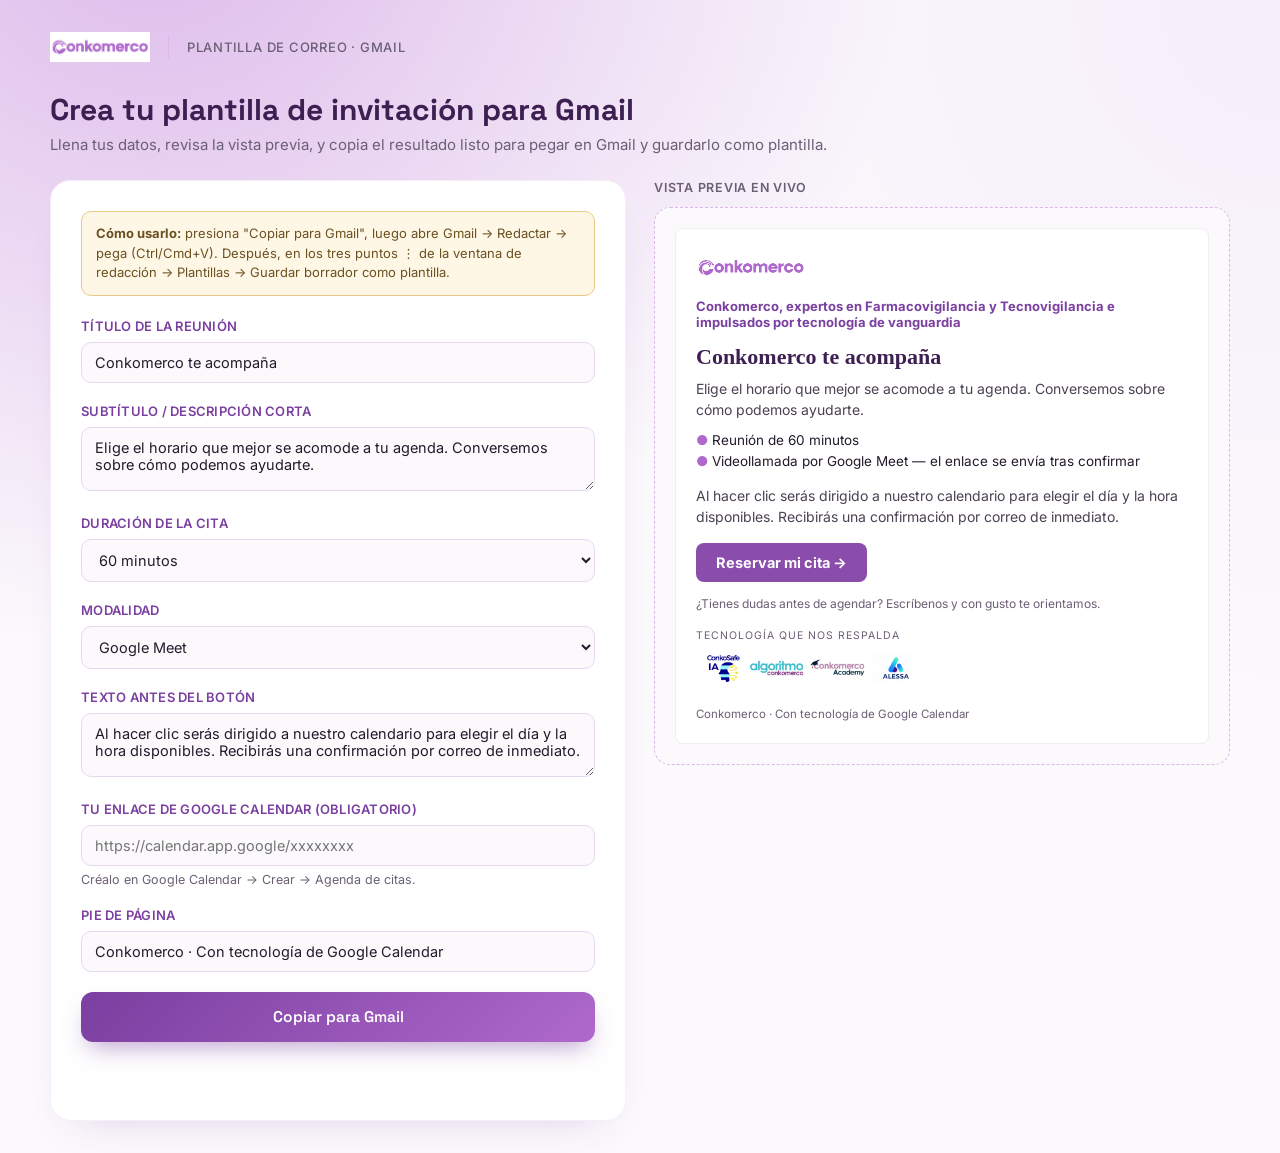
<file: generador-plantilla-gmail.html>
<!DOCTYPE html>
<html lang="es">
<head>
<meta charset="UTF-8">
<meta name="viewport" content="width=device-width, initial-scale=1.0">
<title>Generador de plantilla Gmail — Conkomerco</title>
<link rel="preconnect" href="https://fonts.googleapis.com">
<link href="https://fonts.googleapis.com/css2?family=Space+Grotesk:wght@500;600;700&family=Inter:wght@400;500;600&display=swap" rel="stylesheet">
<style>
  :root{
    --purple-900:#3d1f52;
    --purple-700:#7a3fa0;
    --purple-500:#af69cc;
    --purple-300:#dcb8ea;
    --purple-100:#f6eefa;
    --cream:#fbf9fc;
    --ink:#241a2c;
    --ink-soft:#6b5f75;
    --radius:20px;
  }
  *{box-sizing:border-box;}
  html,body{margin:0;padding:0;}
  body{
    font-family:'Inter',system-ui,sans-serif;
    background:
      radial-gradient(circle at 12% -10%, var(--purple-300) 0%, transparent 45%),
      radial-gradient(circle at 100% 0%, var(--purple-100) 0%, transparent 40%),
      var(--cream);
    color:var(--ink);
    min-height:100vh;
    padding:32px 16px;
  }

  .wrap{ max-width:1180px; margin:0 auto; }

  .top{ display:flex; align-items:center; gap:18px; margin-bottom:28px; }
  .top img{height:30px;}
  .top .divider{width:1px;height:24px;background:var(--purple-300);}
  .top .eyebrow{
    font-size:13px;letter-spacing:0.06em;text-transform:uppercase;
    color:var(--ink-soft);font-weight:500;
  }

  h1.page-title{
    font-family:'Space Grotesk',sans-serif;
    font-size:clamp(24px,3vw,30px);
    color:var(--purple-900);
    margin:0 0 6px;
  }
  p.page-sub{ color:var(--ink-soft); margin:0 0 26px; font-size:15px; }

  .grid{
    display:grid;
    grid-template-columns:1fr 1fr;
    gap:28px;
    align-items:start;
  }
  @media (max-width:880px){ .grid{grid-template-columns:1fr;} }

  .panel{
    background:#fff;
    border:1px solid var(--purple-100);
    border-radius:var(--radius);
    box-shadow:0 20px 40px -28px rgba(122,63,160,0.3);
    padding:30px;
  }

  .gmail-note{
    background:#fff7e6;
    border:1px solid #e8c988;
    border-radius:10px;
    padding:12px 14px;
    font-size:13px;
    color:#6b5122;
    margin-bottom:22px;
    line-height:1.5;
  }

  .field{margin-bottom:20px;}
  .field label{
    display:block;font-size:13px;font-weight:600;color:var(--purple-700);
    text-transform:uppercase;letter-spacing:0.02em;margin-bottom:8px;
  }
  .field input, .field select, .field textarea{
    width:100%;padding:11px 13px;border-radius:10px;border:1.5px solid #e6d9ee;
    font-family:'Inter',sans-serif;font-size:14.5px;color:var(--ink);
    background:var(--cream);outline:none;transition:border-color 0.15s ease;
  }
  .field input:focus, .field select:focus, .field textarea:focus{ border-color:var(--purple-500); }
  .field textarea{resize:vertical;min-height:64px;}
  .field .hint{font-size:12.5px;color:var(--ink-soft);margin-top:6px;}

  .btn-primary{
    width:100%;
    background:linear-gradient(135deg, var(--purple-700), var(--purple-500));
    color:#fff;border:none;font-family:'Space Grotesk',sans-serif;font-weight:600;
    font-size:15.5px;padding:15px 20px;border-radius:12px;cursor:pointer;
    box-shadow:0 12px 24px -8px rgba(122,63,160,0.5);transition:transform 0.15s ease;
  }
  .btn-primary:hover{transform:translateY(-2px);}

  .status{ margin-top:14px; font-size:13.5px; color:var(--purple-700); min-height:34px; line-height:1.4; }

  .preview-label{
    font-size:12.5px;color:var(--ink-soft);text-transform:uppercase;
    letter-spacing:0.06em;margin-bottom:12px;font-weight:600;
  }
  .preview-frame{
    background:var(--cream);border-radius:16px;padding:20px;
    border:1px dashed var(--purple-300);
  }

  .gmail-card{
    background:#ffffff;
    border:1px solid #eee;
    border-radius:8px;
    padding:22px 20px;
  }
  .gmail-card img.g-logo{ width:110px;height:auto;display:block;margin-bottom:14px; }
  .gmail-card p.g-tagline{ color:#7a3fa0;font-weight:bold;font-size:13px;margin:0 0 14px; }
  .gmail-card h2{ font-family:Georgia,'Times New Roman',serif;font-size:22px;color:#3d1f52;margin:0 0 8px; }
  .gmail-card p.g-desc{ color:#4b4152;font-size:14px;margin:0 0 12px;line-height:1.5; }
  .gmail-card ul.g-meta{ list-style:none;padding:0;margin:0 0 16px;font-size:13.5px;color:#241a2c; }
  .gmail-card ul.g-meta li{margin-bottom:5px;}
  .gmail-card ul.g-meta li:before{content:"● ";color:#af69cc;}
  .gmail-card a.g-cta{
    display:inline-block;background:#8a4dab;color:#fff;text-decoration:none;
    font-weight:bold;font-size:14.5px;padding:11px 20px;border-radius:8px;margin:4px 0 14px;
  }
  .gmail-card p.g-note{font-size:12px;color:#6b5f75;margin:0 0 18px;}
  .gmail-card .g-tech-label{font-size:10.5px;letter-spacing:1px;text-transform:uppercase;color:#6b5f75;margin:0 0 8px;}
  .gmail-card img.g-tech{width:230px;height:auto;display:block;margin:0 0 16px;}
  .gmail-card .g-footer{font-size:11.5px;color:#6b5f75;}
</style>
</head>
<body>

<div class="wrap">
  <div class="top">
    <img id="topLogo" src="" alt="Conkomerco">
    <div class="divider"></div>
    <span class="eyebrow">Plantilla de correo · Gmail</span>
  </div>

  <h1 class="page-title">Crea tu plantilla de invitación para Gmail</h1>
  <p class="page-sub">Llena tus datos, revisa la vista previa, y copia el resultado listo para pegar en Gmail y guardarlo como plantilla.</p>

  <div class="grid">
    <div class="panel">

      <div class="gmail-note">
        <strong>Cómo usarlo:</strong> presiona "Copiar para Gmail", luego abre Gmail → Redactar → pega (Ctrl/Cmd+V). Después, en los tres puntos ⋮ de la ventana de redacción → Plantillas → Guardar borrador como plantilla.
      </div>

      <div class="field">
        <label for="fTitle">Título de la reunión</label>
        <input id="fTitle" type="text" value="Conkomerco te acompaña" maxlength="70">
      </div>

      <div class="field">
        <label for="fSub">Subtítulo / descripción corta</label>
        <textarea id="fSub" maxlength="160">Elige el horario que mejor se acomode a tu agenda. Conversemos sobre cómo podemos ayudarte.</textarea>
      </div>

      <div class="field">
        <label for="fDuration">Duración de la cita</label>
        <select id="fDuration">
          <option value="15 minutos">15 minutos</option>
          <option value="30 minutos">30 minutos</option>
          <option value="45 minutos">45 minutos</option>
          <option value="60 minutos" selected>60 minutos</option>
          <option value="90 minutos">90 minutos</option>
        </select>
      </div>

      <div class="field">
        <label for="fModality">Modalidad</label>
        <select id="fModality">
          <option value="Videollamada por Google Meet — el enlace se envía tras confirmar" selected>Google Meet</option>
          <option value="Reunión presencial — la dirección se confirma por correo">Presencial</option>
          <option value="Llamada telefónica — te contactamos al número que registres">Llamada telefónica</option>
        </select>
      </div>

      <div class="field">
        <label for="fDesc">Texto antes del botón</label>
        <textarea id="fDesc" maxlength="200">Al hacer clic serás dirigido a nuestro calendario para elegir el día y la hora disponibles. Recibirás una confirmación por correo de inmediato.</textarea>
      </div>

      <div class="field">
        <label for="fLink">Tu enlace de Google Calendar (obligatorio)</label>
        <input id="fLink" type="url" placeholder="https://calendar.app.google/xxxxxxxx">
        <div class="hint">Créalo en Google Calendar → Crear → Agenda de citas.</div>
      </div>

      <div class="field">
        <label for="fFooter">Pie de página</label>
        <input id="fFooter" type="text" value="Conkomerco · Con tecnología de Google Calendar" maxlength="90">
      </div>

      <button class="btn-primary" id="actionBtn">Copiar para Gmail</button>
      <div class="status" id="statusMsg"></div>
    </div>

    <div>
      <div class="preview-label">Vista previa en vivo</div>
      <div class="preview-frame">
        <div class="gmail-card">
          <img class="g-logo" id="gLogo" src="" alt="Conkomerco">
          <p class="g-tagline">Conkomerco, expertos en Farmacovigilancia y Tecnovigilancia e impulsados por tecnología de vanguardia</p>
          <h2 id="gTitle">Conkomerco te acompaña</h2>
          <p class="g-desc" id="gSub">Elige el horario que mejor se acomode a tu agenda. Conversemos sobre cómo podemos ayudarte.</p>
          <ul class="g-meta">
            <li id="gDuration">Reunión de 60 minutos</li>
            <li id="gModality">Videollamada por Google Meet — el enlace se envía tras confirmar</li>
          </ul>
          <p class="g-desc" id="gDesc">Al hacer clic serás dirigido a nuestro calendario para elegir el día y la hora disponibles. Recibirás una confirmación por correo de inmediato.</p>
          <a class="g-cta" href="#" id="gCta">Reservar mi cita →</a>
          <p class="g-note">¿Tienes dudas antes de agendar? Escríbenos y con gusto te orientamos.</p>
          <div class="g-tech-label">Tecnología que nos respalda</div>
          <img class="g-tech" id="gTech" src="" alt="ConkoSafe IA, Algoritmo Conkomerco, Conkomerco Academy, Alessa">
          <div class="g-footer" id="gFooter">Conkomerco · Con tecnología de Google Calendar</div>
        </div>
      </div>
    </div>
  </div>
</div>

<script>
const LOGO_B64 = "iVBORw0KGgoAAAANSUhEUgAAAZkAAAB7CAMAAACRgA3BAAAAflBMVEX///+vacytZcuuZsusYsqrYMr8+v3avOeqXMnp1vDz6ffXt+X79vzBjNeybM7+/f/JnNzGltrkzu3Mod738Prm0e+9hdTt3/Pw5PW4e9LQqeC2dtD17fnfxerr2/LUseO6gNPNpd+/idbdwum3eNGzcc/HmNumVMfWtOWjSsUK6k8PAAAOiklEQVR4nO1c6ZayOhaFDAwWoCjirKiFZb//C3bCkJyEQFVZ7e3utc7+c+9HkensnDFBz0MgEAgEAoFAIBAIBAKBQCAQCAQCgUAgEAgEAoFAIBAIBAKBQCAQCAQCgUAgEAgE4kcI4nBV1lld19XjeTq+f8CQ1i1o+P7B/m9R3MuIM0Kp71NKCeNRfY3n7x0z5H4L/vHegf6PcX5EnHZiooxLisR/o+ySvHPUkHVDMmTGje0tIn4PetusT/u0ppIqxq/F+8ZFZqaRXAEvQlPy9vH2XlJGfcY+gneNjMxM4vzJFSlcuORdvk2S1sHMLrWQHa82bxoamZlCyFr/Qnh228fbIvBOX1FWXpeNh0meGfMJu79rbGRmFJdWYZifqjD5xBv1IY+11JxiIaiLrm+J0pCZcex5y8t11j1IiiTMfBGbSS2qlvLRMiM+f7yDGmRmFI3GEHJt1aVYXvNdRtJktvnIa058ylPJ2LZi76EGmRmDtFvCwW/l/yf3lDRpDGljs2KZCsUhTXaelIKa1X9+fGRmBFsiHcql8SZ7qSNthJYmXXp5LgVzfLU+e/Mb8yNnBSU4zrbbWfEDhUqSxA6/f8VM8tOR5kkyzI/lw6mm80L2fvxBYh3YU0iOWzmx6dyim/3PEpBgJ+yVL11J8JH1MpKoP2+LpUww53fhYgiP0iCphK852z0UJ2H9eBSxrFoszUUll48WTznAfHO9fR4OVR4a1TgHM/MPjedavXm8559+M1K5WpvL0y1OcinxojocdukHHOh4epQHOfxz6xbbelVlLIq4/5mfzMz6pCbTdHgM850Puy7UxKpVPMZrsRStxEt8KCcnntyntZzqZsd9A5SKGHol/zSrZEzNn94xo/[base64]/GFJ73SA05OTIXttr9JeNmTjfdCmJ8VMsB9MrD55FuYXar+UfVNZvzKayTGuWmEYv13Wx+PxHOZUuphq1gYJbCHek9pD6r51UVl61ggjVatWzNCysmemJjZgZgGIqbu+tp/DkShfKOFpZqrSGIl9CmoS2x74bAf37Hxh8dKso1IGSzFD47zrqWdmu2ODlmJipq0tStfs0ym1ORJKYvHflWpJ2F7rcSFdD6lngdhRRHqYohFA1HW5ychgQLnqQz+kYsang5VHvdbYzOz1UmnWCScetm+F11OjmBmMRHZeUg/[base64]/95Xt0unMehGuruYEQHYsI31kHW7MHSasq73/SQzjue6aS/LfEpOQ01osZeJY6A4dWf4W1nb5OoMIOi0Zw2l3pyAwq3RKjtkhrLrJgiKD73/2WXAzBosNeozpzsUHWEigoUjsWTADI0Oi33KrK3K6/zyyEBfWbNhE9g7FWG3QR+fOZgRc+Bfs656AkRgTsxv/cJ68iXuzq28sg6Ak6GVU7cu8u9sQBqwZYSXz/B+2YEAh5QWMzTruJ3pR7XFzD2GGtMTk4CVEJ4+w3APQ9wmZDSYIYe2Pm64F5o1ah8AN9bq5ANkC9FhH4bPlOtH5DFgRszhY7kWuWIAzBSJyg8xsV0EJtaKbKef0EjIKbzAl3qTbiGJhCnYalvmPhtrYiWysJ7GWug87Yg/g9C4URqoM2pzaE/CE+PfNAVmO1JpEVAZnncuMwbRVqM0gBkRsHTLA+Kkde9sdejHZdoBVIYd4vaVbQroSyxm2A0elPRv5X2sUoOQXw651v/mZSeDDYgF3UqzJWINeT8qs4Xf4SzFG9lZ800JsfMpEnOdIzamSjPD9EuFEmK7FTRTQDk0MWDT6RxIBLpKWCw0mfFVwHPRUmFKAEVtzEmPzm46jta+pxkTMKM9u1eqiUVPLYLU9Nq6Kb/[base64]/GUvUcmMlpyMyzS06svYHtQAdG54VRMblMk0lFlkT/MP17FlNTh3TqTFr677KelSy4Od1Y3LO6xoLlxtx5kBryupZNbmUpGBXBuom2kdBlEdWJzBzHIimel6j6Htuel+lIOOJiSnCIgsOSmjM3Yq9RNj5oKaa21Na6t28v51ZvxIW5/ez9KdFdPHcNeBWrN+7QfMnL5n5gRWC82sCgBMYzYip8j6w9HwdkPMVfdC235z168PzSw3IyspfYfXPzADRKmYuZkDNYexSnavMvMxkaA7mOHAXynR1d44RplRjsYIHzQS7ehib/0Le6Z1xirKKXlJLX2dGR3xKWbsIOa/oTNOZsiEnLTJszT+qPJrt84cdUhaeMvY+Y4Tyn4y6/[base64]/Tg/Z4Zfn/qf3QFoURXeGD4qDPwJqp8lRmt49SOygGczOj0nsDg5Ji1F0Fo8z2FPpwx/GTyqUsP7iMazYxY0JlFLs1KrBOytoyx0JtNU3M86KdSxX/JjMzGQIGYBKZYfL5QI2118bNJ1V5mRocA7RWituEq75EaxS/IDJxYrqS+0dJqMtCr3sKVLuzsdNMRU2jozFaQPax8Jva5VWtWNzpFJfVd3q+bFxdgjBrL+DtmiIwfN6B42FaawEEQO5xkt/PjHh5yeH9hxgNFerY/ysbJ6cBIj694lBlwZsHqu+RGiECfT7TWV5fyfeKHgZRT8gSXB9iIphrMCPWkvn3RLyltB90ZzBs41+D0tlqV8HZPG6X/jpmmaAwLxJ09gycc3E9Xi4qDkdrA4HVmwIGNz3i1WKU+OP1pDYSbGVi+lRO7rkpjYq025GBjcyLlxAZyckA7chGbeZ/ys0zz47Ll4NpJf9azNU6SKTEvUbSW6JfMtEsZ2LPYGImYI3XHb68z4xln+WIdxoLb87sRZs7GprVEQA+tIGdk6qVs7I4GyDSLzneAy49BfBvew1K+6DmRpHVXll5iZmjPVlMjnf/KjEm8CfsegMkMcCJDsP5Ea0pOE8VQpcsyE2rnLBXzEsan5+LAbYUxjjHGr2j0h0QvMWPYs2YbJM5rSW0XXZs/MOPtR6lhpRWEWMx4A1OvJ6YrbN/[base64]/6YYbkzV0d4DlKBPzLjzdLIjKH4DlRrJpgR+dbnYGLDrPBcRZacypGbZrBR60+aktt+ItgQiIY0z5c3xrsfqiGc5EYVYfbVFWwjWFhZRH0Zt1n8R//Slz6Q3YJab980OJW8Gan5QRy6MIQUsK7TCBywJZHqBTKjJmXc9To/SPuLO3IdvDxBS1P2HUWD77rk2PdbPzHKuP9wvSPklHIop/VPvnhdtmzK61HJ+EVdfzSUOIaLcpfVu3RlfarlzddxB7hBZv3DuHn9qP4JdGAba+juZv1I16WdB6i3N66HcL8k6qG1a4vTNd3V2a5chDNTbhvVZKTm207ssLtdT+OHXEW4amZ/G8hpFK09aa9fTQXf4182zwPXZ5HvgBzpbT+0Iva/6P2177d/NLH5b/tftmUoKdvx1CHavzZlxF+wkZc+m3PP2di3JPxNP26CmEaRR7S9Y3t3x96f7/pBIMR3WGa8/ZDHkRET/t4fn0NMIriwryb4yi1qGM8nPihE/ANIQr9JKQA1Mva+fp8TId6ONmB/RIQSwuQPnC5+lBIh/il85GW62IfrN/58JgKBQCAQCAQCgUAgEAgEAoFAIBAIBAKBQCAQCAQCgUAgEAgEAoFAIBAIBAKBQCD+B/Bv8XfaSfSOL9wAAAAASUVORK5CYII=";
const logoSrc = "data:image/png;base64," + LOGO_B64;
const TECH_LOGOS_B64 = "iVBORw0KGgoAAAANSUhEUgAAAwMAAACJCAYAAABw4eQAAAAAAXNSR0IArs4c6QAAAARnQU1BAACxjwv8YQUAAAAJcEhZcwAADsMAAA7DAcdvqGQAAMOYSURBVHhe7L13nCRHebj/VKfJM5vz5ag7nXIGkXMwGZMc+Dphg43BOGKS8Q+wccBgnMmYZESQhAQoJ6SThC7ock57t3knp+6u+v1RPbOz6W5PdyedpHn0ad3sTHd1dVV39ftWvUEopRRNmjRp0qRJkyZNmjR51mHM/[base64]/dPHY3XupCZcaXUgvY7HWp1ONvlLoSZff1U1KHGuT53c2WgSZMmTZo0adLkKUU1KAtPJbPrsBBBdKbg/NRz5u25kOt+ptBcGWjSpEmTJk2aNFkACxWZzs2M9slWFs4WUysUJ7uG+dphrn3PX2oKw8nnxee61if7Os/1+ZrKwBNEKcXIcJ7duyZQCAb6I6xY1Tlzt6cVuVyF7dtGGBzM4DgGa9Z2smJFO6Z58gelSZMmTZo0eTZwcpFpYYL02aMmzIpzoiDMda2N1zPzGk93/9NBnQMTJM1Un83HXNfVyLmp13TO9TmeVsqA70uGh3IcOjhJoeTS2mqzenUvyWRo5q7nHCkVP/7Rbv7kg3chpeC3fmsNH/[base64]/MWPB8+8P4N/OPnXjlztzNGKcXunSN8+tN38+Mf7SeXF4CFED5C+HR2Rnjd61byvj+6nPXr+2ceviAqFZ91a/+Fw4fd4P5XKATRMHzwg5fysU+8FMM4tzdikyZNmjRpcr6zUJHpTATfM2VmHecSyBuZr44zr6FRIG8sZ6HlzyzvXHG2zzPXNc3HEz3nXOdoLOuJlrtQniTR+YlRqXjcffcBnv+8r/Hbv3M3mzdl8KSDwkZgAAaZjMl3vrWP5z//m/zFX/yUEycyM4s5p9S77xz0k1KKn/50D69+zXf55v8eJJe3gi6TKCVQymJ4xOW//3sP11z9Hf7mb+5BznFDnYrP/dN9HDnioYRiYCDC7/3eRfzhH17Cy1++nHf/1hVNRaBJkyZNmjR5AqggX0BtezKYKTg2nn/mbzN/n7nvfAJp7beZ5TV+P9fvTyYzr2fmNh8z9ztX19BYh3N1joVy3ioD1arPrbfs4X3v/RkPPzyOwCCeMLniyi7e8KaVvOsdF/C6X1nO+nWtOCGTfMHnc5/bwre/88uZRZ1TxBnpAfPfjADjYwX+9EO3cehQGYHB4kVxXv3qFbztbWt47WuXc/nlXbSkbBQeCkk0ZmA8gRvqG9/cFtyUij947xX80z+/jM997uV8+auvYfHi1pm7N2nSpEmTJk3OY+YWLvV7vsn8zKckzN2eT5z5zvNUcd6aCW3adJz3/sGtPLJxDIVJb7/B+99/DS960VKWLWslGg2RyRTZuXOUG2/cy3e+vZNFi6J8/RuvZ/Vq7cibniyzfccwRw6nqZQV8YTNkqUJLrywl0hkygZ+754Rdu2awPcU0ZjBS16yinLFZ9u2E+zdk6FYqtDeHuXSS3tYsqQVwxDTzIR8H/74jzfwj//caCakOHRwgse3jSAwsB2Diy7qprc3iedKtm0b4sCBSXI5D9sxGOiPseGiHlpbo/USbrpxJ69/w49QyiCVMvnkJ6/njW+8gGQyTCFf4dixDNu2j3Hbzw+we88IN930Dnp6kgCUSh6Pbz3O4cMZMpkqIGhvD7NufSdr1kx3dF7c948MnvBBeHzx317G7/7u5fXVAKXgxIkM27eNMDRUREloa4+wbn0nixensKzzVp9s0qRJkyZNziqnEplO9ftcQmXtmLl+qzHfDPVCjn22cao+qPFE2myusk9djlrQtPHMshvLPfU5zozzUhmoVn0+8Ym7+OzfP4Yvob3V4pvffi3Pu34Z4bA1bV+lFOl0mZ/cvIs1azq48qpFlMset9yymy9/aQv79mXIZV08X2HbJomExQUXJPjAB6/j+uuXAfCf/7aRf/ynRylVYKDP5itfez2f++eHuO/eQSYnPTzfJxyyWLQ4xvv/6Cre8Ka1mKZxUmVg394xPvShO9i0eRTbNHjlq5bwl3/1XPbvn+Sf//kX7NmdJ5Ou4rpgmgbRqMHSpVF+/Tcu5o1vuoBYzOGLX3iQP/zjexESevvCfP+GN3HNNQMNV699F0ZHC4yN5ll/YQ+ZTIUf/3AX3/r24xw+XCKfrVCp+ggE4bBJe0eUN755Be//46v5zv9u4uZbDnLHzwcplX0QigsvbGfRQAIhFBdf2kZvTwvf/d4Ojh0tUyx4oCAcMejoDPOa1yzlQ3/6XOLxJ9+Bu0mTJk2aNHmyOZXIdKrf5xLqFiLQPzOVgca2Orv1P1U/8KS1mQq2hU2cNtb7Wa8MjI4WuPqq/+bwoQpCCD79d9fyoQ9dH3ixz42UUw/KF77wAB/56wcoldA29ArABLRrrGH4REImX/z3l/Kud13MP372fj7+iV9QKkEiKbjuuj5uu+04UvqBb8JUB6VSgp/9/F1cfnnfvMrAkSOT/PEf38bNNx1ESrjmmi6+/OXXsHHjUT781/dx/LiLklpAR+hyFSAEJBI2H/zgZXzgA9dy6y17+dW33YxQAsNU/MavreKfPv9akglHX/QMpFT86+cf5KMfv498XiCkaPCNVygUCIhELT74wctIT5b5z/96HM9VIHVdhKGdh4UyiER1BKdKRSGUqJcEgFBYlslrXr2Yb33nzTiObt8mTZo0adLkmcqZikxPR+H9bNe51oJnWtp8ChIL7Ke5jj3b13q2ONf1MT/+8Y9/fOaXTzWbN5/g8597DKVM+vvD/P1nX0ZbW3jmbtPQDaW4/4GD/Po7bqVcAdsRrFkd53d+62Le9o6VLFkaYWK8QDZbpuIJHn7oGNde28/hIxnuvvconiepVCVHj+bo7opw1ZVdXLi+Ddf1KBR8pA/lsmB8PMOb3rye7dtG+fGP9qIUXHNNNy97+SqOHJ7kYx+7lx/8YB9KKjZc2MbXv/E6xsdKfPSv72Hv/jygWLI0wZvfvIJf/40LuPTSLtKTRdKTLsWCz2ObTrB+fTvXXbeY735nC/m8AmWwecsYX/ry/Rw/VsKyDBzHQgjq/woh6O6Os3nrCCift719Je//wKX81m9t4OqrOxgazDM8UsKtQKlUYsniKEuWxNm3N4fnaUXhsku7eO51PYyNFUhnXKQv6OoK8QfvvZDP/sML+b3f28Dy5TEOHckyPu6yfdcEi/ojXHZ53zm/WZs0adKkSZOnM+IcOdWeTDCei9PZ/2zU2VWKnV6OB6sZHnYn2VTNcNgrU1GKFmFjCnHaysHJ6lSr88m2uZj5W2M7nU6bnW3O9XnPy5WB73x7K+96509RCq57Tgf/9/230NOTmLnbLMpll8sv/Td2765gmvDa1y7hs//4UpYtawNAKXjowaO8770/Z/OWMUxD8La3r2Dt2g4+/emNFEsS0zS5/rndfOpTz+eKKxdjmoKjR9P82Z/dxg++fxDPg0RCcfjo+7n5pn3TVgb++IPX8YmP38M3v7kb35dcd3Un//7fr2Tx4jY+8+lf8NnPPoLvKVasjPPfX3oF1z93OULoOfvRkRx/9L6fccMNB1FK8LzndfGTW9/BTTfu5G8/+SB79mZwPYUSEqEEjmWyenULL33pIl7xytVcc+0A8biDlIq7797N6tU9DAy0TGufw4cyrF3z71SqglhU8OWvvJo3v2UdA/3/xNAJHwyfL37xJbzjHRtYs+qLjIz4tHfYfOKTz+Hdv3lZ3URLSskN39/Oh/7kHgYHS1x+WQs/v+NdpFKRaedr0qRJkyZNnkmcXyJTw9p/UK2FCI1P5uy3Ava5Bb5ZGmKfXyCPxA/WBkwliAnBeivGr4Z7WW7FOJ+CF85sp2eyMrAwI6YnmaortUkLYJkmQiysmocPp9m1q4RC0dcf4d2/dQlLl2pFAEAIuObaAX77dy7Etgx8X3H0aIGjR9PB+QSpVJgP/enVXHW1VgQAFi1q4f+9+1KSCW0Kk897VMp+vVyAwcEcf/nnd/CNb+yi6iqWLInzyU+9iHXrehkfL/HQQ0e1OY5Q/MVfXMvzrl9R71yBoKsryZ/++XMYWBxGIXls0whjo0Ve/4Z1fOGLL+N977uYKy7vIBwCoQxcF7Ztn+CfP7eJ//f/buZTn7qPyckShiF40YvWYlkGD288xp137ePOO/dy55172Ld/GCckAEGp7FMqewCYdX1ct8G99x5gdMwFYO0FHVx6cTfpySJDQzmGhnKMjBTYcHE3i5fEQQiGRiocO5att0WTJk2aNGnybOPJVxREIMbNNdutgiRos5m577mqt0TxSDXN/1c8wIMyw5jwKONTQVJGUhQ+Y3jc7aX5/4oH2eMVZhZx2pzOtahThBid3k7nQhGo9dH8dXiyWJiU/STT2RmrN87xEwWq1emC93wcOZwOHg7FmrUdrF/fNcvPQAjBm968Hts2QSiODxbYv29C3xBKEYuaPPe5S2d1ejzuEE/UIhAZSDm98267fZD/+799eC6AIpMpUShUACgWXY4fLwCCSNTkVa9eNe3YGgMDSS6+qBulIJ/zOXQog+NYPP/5y/jIR5/Pl778Gr73vTfylx++giuubMWxtfnQ4GCJf/3CY/zHfz7K6Gief/jsA7zz7Tfz2799K3/wntv4/ffczu+/5w7e+/t3US4ZuoWUnNJ6axVQ+tPGjYOowMdi185JPviBe3jrW37MW9/8I9765h/xljf/iN/5rZ+xa1cGpRSu5zM6XKyV0qRJkyZNmjR5SqkpCgvl7AqkCtjnFvl66QRDytUyldCzslMqTO2sguOywudLRxn39UTkwjjbgrRq2Ob6/mzT2BJPLadzpzxprF7dRiyuzWeOHM6xceORmbvMSaVBaYhFbWLRuR1tk8kohmGglMB1wa36GMJACYGBT8iZHrEIwDAEhllrrtkdl5508X2tRRoYTE74fOSv76ZQcFEKbZMP2JZFNDp39B3TNIjFQojgFm9cfUilwlx4YTevftUaPvzh53HTzW/nXz7/fPr7QqAE+YLHrbfs5xOfuJdPfOJB7r73GDt2TrJv7yT79o+wb/8we/cfx5fzK1aBLqCjBgU3/vhYmY0bT/DAA8fr2y+CbWK8DEoipaRanXsGokmTJk2aNHk2MHMS8ewxtzB6slntkzO9vMbZ7yfCXDPsPpJbKuPs98sIZeggJbMQwX+B8uAV+V75xDzrGbNRNaGlgalrOXUpM1dIAm1lDhmvJrQvjJltcbrM1Z7nmoVf3ZNIT0+Sl75kGYahcD3Fx/76HoZO5Oo2cTPxfcnEeJFkMhCyleDQ4QkOHhqfuSsAWx8fxPMkAujoCNO/SMfmVwKEmvuha0SJ6Xuo4Lbr6rL49N9dw8pVcRSKzZsn+Nv/705MU9DWGkIBhXyFfXtHG46eIp+vsH+//s22YGw8zQP3H6RSmRLghYBw2KKzM8Zvvvsqrr62D8MAoQQbHxzlS/+znVLRpzVp8vOfvZFc4c/x/Y/h+x/H8z5OT7de3VBz3PBBYCNWLEvV2+CyKzr46tdfyi0/fQM/uXXu7Tvf/hUuu7JnWllNmjRp0qRJk9nUhL3pAt/U59mC4Oz3NWdktjJXeXN9p5ldn+nfzRSqFYo9bpF7KxmkEkFUR4VSNd+GqX2FqG06ouFd1QnGFrg6oM85d51nfj+7vefmTPab67vTRc2R+fnJ4LxUBiIRi3f92gY6u3QEoV17crzlzf/HffceYmK8iApMdJSCoaEct9yyh7e97ft84+ubsSwAxe6dGW677TCFQrWhZMXYWJ6//8x9VKoeCFi8NM6KFe36ZoVTLNnofYQOvFNHAAN9Jl/+ymt473uv4bd/6yKSSRsw+bcvbOOxXw6yYUMnpqHwffjMp+9nbGy6bVy16vHTW/eydcsEQkB3l8PnP/8Yb3nTjfzDP/yCLVuGyOUq0xSiTLpEqRQ8NAJ8X1GtShSSSy9L8aIXryQSmQr5OT5eIper7z6b4MtXvGotkbABQnJiMIvvKV74whW84hWr69uLX7yCJYtbue66xbzghSvoaI/NLK1JkyZNmjRpckrUaZq8qNPY9+xwOkKuB/xn7gR5XyClQErtP6Cr3CjAB8JUzYQIyCPZ55+578A8Us55zem08dnmvAwtKoSgqytGPldm27ZxyhXFscE899x9gAMH0uzbN8Hjj49x1x37+cY3Huc//v0xtj6eZvu2MRYtiZOZrOJ5gv37JymXXSwT0pMltm4d4X/++zFuuukwxbIklbJ4z+9eiJKCe+49iudCazLE+/7oCswZmXWPDWa54Qe7yEx6IBR/8idXcfBguh5a9K2/uoo//sBzcByTzs4o27ePcvBgnkpFMjlR5Kpretm1c5RszmfP3gzZdAlhSPK5Kvv2jfP97+/gn/7pYdJpj3DEYMPFLTz6yDjZvM8vHhjkwQePsn/fBEcOZdm3f5SNGwf59re2c+cdg+TzHqYl6O0NgYJqReH5Pldc0Us84ZAvVNiyeYh//fyj/OLBIf1ACp/XvX4VF1/cw+f+6SGyeQlC8epXr+DFL1nOjh3H2b5jnHze5ejhLIapCIdtisUK+/dNcNNNu/n0px7gyNEMV1zRNysZXJMmTZo0ksvlOXLkCJs3b8Y0DUKhELY9lQm+SZNnC42zvlOz21NC8qlnhRsF6pNTEzBPXeapmV3v2SiluKuY5seFHBI/UFoCPwEhECgMITCE/rtu6aNAGAIDwcVmnFXW2ZtgnLmKsRBOtV/j7H1jG5/JrP7Jjp3v+7PFeRlatMaRI5P8y+c28l//vZ1SsYLCQChBKGRi2QaVcgXP1zY7hgnXXz/AX334Wr7y5S18+zt7QAmiEYulS1NEoxbpdIVjx3KUqz5CKd7zBxfyqU+9hP/6j0f5xN/8gkJZsawvwc69v4cTmp5E66GNR3nH23/M4YNFEJLBwfdxxx2H5kw6JqXiBzfs4I/+6HaGh0skkw6/8ZtrUb7ia1/fQTbvEbYc+gfitLSEKJVdDh/KUCz5WA687leW8zu/cwlf++pWvv/9vbiuAYFhTzzuEI0ZVCqSXM5D+npGYcWKBJ/82+fxv/+7k5/cfBAlYN0FrSxenMSXguPHc+zbk8b3XDzfRBkuX/nyq/n1X7+Ypf3/zLETHgiPL/7by/jd372cI0fS/Nqv/ZAHfzGMAjraI6xY2kYoYpDLuhw6PEk6WyWZNLnt57/K5VcsntZeTZo0eXbj+z7lcoVCsUi5VOLgwUP88rHHeOyxTbzrnW/nyiuvoL29feZhTZqc15wtkelsCumnomZ6MrWacHrnPJ26jngunxg/xi63hDIkQkiEIRCGQojGDRBKKwNBtRRgCsH7w4t5eejsjQ2nowyczrU2MtXG54ZzWTbnq5lQjcWLW/nYx1/IV778Si7a0IoQWsOsVBSFvMTzLFDQPxDmIx+9mi99+dW8+MUr+MzfvZgP/cmltKYcikWPnTvHefSxYfYdSFOueLS0GHz6767hk598MclkOHgsdIZeNW+DB4ZtDY2mGh6txhU7wxC85rVrePkr+hAosjmX2247ygteuIyPffQakimTqutz8ECGTZuG2bkrTbGkiEcVv/3u9Xz60y/iRS9awRe+8Cq+9e1f4brr2rAtfe25vMfwcIV02sX3BKYpecUr+7nhh2/mDW9cxx/94aVcsC4OSrBjxwQ//fkBbrvtIDt2jPCrv7qI3gE7uNZpVYYZfy9d2sp//tereOObl+I4MDZW5eFfnuC++wfZvGWUdLrC2jUpvvSlV7NufW/DkU2aNGkC6UyGzVse50tf+QZ/9lcf4f0f/FO++O//RTgUoqOjg0Ti1LljmjR5pjJ9FniuN/LZY+o8U/kIGjmVgnOyGetGfKW4K5/lYNnFlwa+L5C+gZLBpgRSGcjgM0pos2sl9NULLV91C2fO5lALsMmf6/da/RdyDY37LeR8NRZS9vnMeb0y0IjvSx588Ai3/3w/+/ZMUCxX6elN8rznD/CSl6ymo2P6kpJSin37Rrnpxr1senSEXD5PR0eSq67p5fVvWEdXV7y+75137uPnP91P1fVoaYnwVx9+AdYMM6HDhyf45tc3MTHuIgyXj378pezZM853vrUNpSTPe34/r3v9Bn03B5w4keEf/+FBpK8XyV704sW85GWrKJd9bvj+42x88CijowWisRAXbujg9a9fz9oLuqadF8DzJDu2D3H7bYfYvm2E8cks8XiMC9Z28MpXreTiS/rqOREAxkbzfPc7W/jFA8epVFyWrWjlda9fy9VXL+Yzn7mdyXEwhMvb3r6BK65awic+ehuZrI/A481vXc81106FVnU9yWO/PMYtN+9i145JPN9n8eI2XvQS7SuQSMwdGalJkybPLqrVKpPpDEeODrJp8+M8tmUbO3bvIZ1OMzkxRndHG89/7rW8/W1vZeWKFSSTCQzjvJ6PatJkFmdbZNIzykyTHU4fPVk4kzOfra5d68LKOFSp8I+jo2ytBKsChs6tZJgqWCGQ2j3AIPgbBHofIUApQbsw+I/EhSQMc0GnfaIz+Y2ceTsxbx+cLc68fifnaaMMNGlyvlHwfCarLiWvliRPYRmCuGXR6tjYz2JBx1eKnOdzoFAg6/lYCNptmyWxCGHTwBA6woSnFCXfD4zgdCsaQMQ0sRc4k9PkqUNKyfDIKIePHGPf/kPsP3iEoyeG2XvgEAcPH2V0fBxTSFYvW8zLXnQ9b3jtq7ji8sswzelmmE2aPF042yLT/IKoDITLmb/pd83UbyrYd3bwk/nLPvt4UvHDdJZ/[base64]/Zan83fRmeuVJzbPnji9VoYTWWgSZMnyC9G0nz30Al250t4Sq8OtIQtrmxN8M6l/SyKRmYe8qxASsW9Y2luODrM9pzOvI1SxEyTpbEw71u1iOXxCOMVlwfH0nz/8AiTVVeHnjME7RGH9yzv59r2FNazeHXlfEQpxZ49e3lw4y958OFfsnXnHnYcPELJ9TEsB0wby9b3vVctk4pYvO/X3sRb3/AaVq1c3jQLavK0pykyzUYp+OpQhv8ZyeILCbWVAEPVTYOMBrMhYSoMo6YoAKbEEYLfjvbw+nD7ORB8T60MsOCVlIWVdbY5db3OjObI3KTJE0QEiVJ8pZAKJDqmshDmkz5QnE+kPY/DhTIHCxWUFCipbUGLvuJQqcrBYpms66MAT4KvBH7gWKakwPNBqqCBmzzlZLM5du/ew4033cKHP/opPviXf8Pn/+tr3PHAwxw8MUpVgo+g6nm4lQrlagW/[base64]/47++8nW+8F9f40v/ewM/+uldPPjYdnYdPMbg6CTpfBHPVygFSkqk9PBlhQ1rl/LGV76Qt/zKK1ixbCmRiE4geT4hfYn0fL358owEoiZNFsZC3g1npjCczftYLSSajoJ/P5ZlrCJ0xKC6gG8gg015AuUJfE8gfYHyDJSvlQMpBSFp8cJQGx2mjTjF6Ro5Zd1OwhM/diF92MjCFJGnmqaZ0HmE70vy+Sq5XJVS0aNQrDI6XGRsPE+p5OK6EtuRJJMxuroStLaGiUUdYnGbRMIhEnHOjVLdZE4eHEvz3cNDPJ4p4AePUatjcV1HC29b0sOi6PknAD0ZZF2PmwZH+f7RYbKuV//eFIKYZfIHqxZxeVuKiu9z38gkNxwdYbxSBQGmYdDm2Lxn5QDP6WzBat7QTwnj4xM8+tgm/[base64]/dOsu3xEXbuHOfA/gzHj2eoVAB05A2lAKFTlhuGIpG0WbSohVUrW7jwwi7Wre9g5cpWVq/uIB53Zp6qyVnmF4EysK2pDExDKcUjExluPDbCwxNZZNA2cctkZSLGe1YOsDQWYbTict/IBN8/Nsx4xQXAMgTtjs17Vi7ius7WpjLwFKCU4o477+G/vvx1br7zTkw7glQOrmfgKwMZRP9AoPOyCFl/ZxmWSbytnV99+Qt452tfxvOvvWJm8ecF1XKVHbc+RnpwAq/qEU5EWP+KS0l0t2A5zWzqTeZnbpGpJrydnHMhgE4J7FPlzvXdbOYTRhdOzvP52915bh+r4hsSwwwEfgPtN1BTCEwCHwG9IaT2JxCSpGXwnvYOXpNowThllU7dzo39c/LrPzuciz6di3N9DvPjH//4x2d+2eTco3MHjPCtbz3Of//3Zr765W1851u7efDBExw4kGMyXcuuPFMj129hhUGpDCMjZXbuSnPPfYPcftsBNj50nE2bB8lkSnR1xZp5AM4hR4tltmfyjFTc+rAaMQ0WRcNc2BInZT87hQohBHHbpDcSxjH0asDiWISrOlp4TV8ni2MRQqZJ3vM5UiixI1ug5GuzIUMIoqbJFW0pFsUizWhCTwGbNm/l+zf+hJ/ccRdKCVxX4rkKKYOxRwUvJmGAGcQJNAwwTIQZIpzoolxRtKYSXHHhakzTOOcvstPFr3oc33GU4kQer+xiCEH3mn5C8TCG1Qx72uSJcOp7/Fw8B2KOEMxzfTcb/Tw30ijYnkqoVgruGatyw6BL3m+U4hv3rYXaFA1W6Q12tUpwUcjhXa3txAwDnYFs9rlms5B9NHPVvZEzFebP5NjT4Vyfp6kMPAUcOjzJpz91H5/9h43ceONBtmwZZ2y0jO8TxFtnjoeqEf1bbQ+BfoYqZcXg8QJbtozywAPD/Ozn+8hmKixf3tJcKWjAlZKy71PyJSXfx1e61c3TfNjOVBnwGmzoS76PJ3UplnF69VgIUkFZSoq+T8n3qfgKqRSmMBY29p4CT+prKXgSXylCpkGrY9MZclgej3JBKs66VJxlsShhy8QI8jQcLZbZlslPKQNo5eHq9haWxCLzPgHzUfdL8HzKUuIFfWsI/bycjKrU/VDwfCq+RCl93JkoJJ6UVKSuT8mXuL42qzEW9LJ+cvF9n1wuxze//T1uvu0ODh8fQnoSz5WBImAihIkwBMIwEKYJhoFoVAasEKGWLqo+xEMOS7pSdHa0nVd5BZRSSNdneNcgpUwR5UlM26J7bT/hZBTDnDkB06TJqThbz7Ja0Oz3wjjlNPs0TraaMNd3oxWPrx8qsy1TC/gQaAjBhIFq8J7TRSttblTLNqwEQin+uKuT1eFQcI7p51FBqoKpr2fvsxDmqj+nuOaTM6UoPZH6nJzaPcC0sk+/jqfH08pMaNfOMb73nW36ZguaqW9RnHe96yLC4YXFdPc8yde/+hjHjuZBiLrF66WXdvHqV63Bss/dSyuXK/Mf//4In/[base64]/X7tPJMVl0Kg/JhCEDENWhybFtsiZVu0hmzMOYRmFfgBnChV8QOHMp1czaQ7HCLtugyVqoyWq+Q9n6hl0OpYJGyLql8bzcEOfAYMISh6PsdLWhG47cQ4WU/7FphC0GJbvHFRNxe2JLCCv91AyK/IqagMccuk1bZJORZZ12Oy6jIZ9G/O9ZBA2DRosW3aQw6dYYe4ZU5T+sq+T87zGa9Umax6ZF2Psu8DkArapT3k0BFy6snSTkVVSnKux2RVt3umqttdKoUlDGKWQcq2SToWrbZF3Nb9/FTi+z6Tk2nuu/9B/vGL/8Ejj2/HVaBKVcBCmCEMM4Qw7GmrAVLoCT8lBJgWZihKvHcplmGyuivB66+9gPf8xltIxKdniH8qUUpRLVZ5/MZHmDw6hldxCScjXPz6q0j2tmI5C3uXNHl2cu5Fppp0c/qcWrh94mU3IlHcPVzhw5tK5DGCbMI6uRiGDimqtyC5mKHDjZpCBJ+1qfOVCYfPLe0OxlWtRIBCIchWJWVP0ha2sE2plYd5r+vk/TLfcY3tdeq2O1s8sT441/V62igDSilu/PEe3vjG7wOWngoHrrqym1tueRutbaeO6a4U/PTW3bz3vbdx+EgQ/xwJClpbFVsffy99fcmZh50x5bLHww8f5W//5l7uuXcYz/dRyjwtr/kzQuiYv7/6tlV88pMvZqA/[base64]/CVImwadIUc1qbiXN/[base64]/JaNhnocqAkgolpX74qVWMWU7GSiqklPrcDQhDYBgGYsZqn1J6Akj6gb+F0uYRhmnUz1kvK7h+MaMcJZU+Xhc4737TUFrUUr6qt7sgePCC1SphzBC6lHa4rvWNMISeSJMK5UsUYFp6xah+SNAPSqmgj4M1byEAbZYhTENPgs1TVYKIT9T6NGj+aXWc5944l5y5yFQ7/tzUW81r9qJqLdjw3Vz7nZp0RfIXjxW5bzTIHWAoDDPwB2jwGahlGdb5BoKMw8HnpAX/sbqHFWELgaDkKfaM+nxns+TnuxVHJwyUEsRCPpcOCN55ucELVhi0R+dWCk7WL437z6cAzK0MzNVXc323UBr74PSOn+uazyZPK2Xgxz/ay5veeEPdoRbgyqt6uOXWt9LWNnsWdialksuffejn/Od/bcPz0TEhAVAYwuNf//VF/N7vX3tWzCZqjI8X+da3Hufzn/8lB/bng3PWwirOnoU9d+gHcumSCH/39y/k9a9bf05XQc4HFOBLyQNjGe4bmWRrJkdBuri+xJfaH0Mp3QemEDimIGobrE5GWZuIkq563Hx8ShkA6A47/NkFS1kWi7A5nVuwMuBJxWMTWe4ZmeCXEzlKvqTqS1wp6xGIDaFzLtqmgWMarIhHWJeMETYN/vfwEH5D4E1LCD6wejGXtyVpnTGTOVl12ZUt8LOhcQ7kSkxWXapK4UltGtQ4FFmGIGQYJGyL3lCYF/W0cllbgt7IlK9J2Zf8YjTNv+8dpOhpxaXFtlieiDAQDbF1MseRYplKcC3dYZu+iINtGGydzNXHvBbbYl0yTsw22ZMtcKhQxkfhy+kBRWv1MoVB0jJ5YXcbw+UqB/NFhitTKzXrk3E2tCSwBNw3OslQuUrJ8/HU9Ou0DEHYMOiPhrm+s5VX9XeRsC0eHJ3k7uEJtqSzOtypVHhSCzcE94RtGMRMg66ww5sX93BRa5L2OWaOa+ZJ949O8ovRSXZlC5Sk7uOZ9TGEwDIEjmEQMQ3WJmJc29HK9V2tRE6ibJwrlFJsfPhRvvz1b/H9m26l4Poow0Ip8Eoehh1CmFbgE2Bo4VYEtsBSIZHYloUdjmBH4hjRFmzTYlV3K6+4eh3v/[base64]/0JVbIIpyM0tLXRrR1+vnq5/V8Spki+dEMhYk8lXwFKSWWbRJKhIm2Joi1J4i2RLUiFvRRbiRDJV8CBXbEJtqWYOLoKIWxHCBoW9RBqrcVK1ih9z2P3HCG4mSBUqZApVBBSYVpm4RiIaItceKdScLJKOY87yHf88kO6bYoZ4q45SrCFDjRMJGWKPH2JPGOxJPu43Fqkan2pJ8u9TfBjO/novEcpxJOG38PlOQzEHIUip8cdvnIpjLVYFWAmiJgaoFfOwtLvWpYUwKC1YPa9vbeCH/U34ZlQLqkuGGLz7/+Ag5PWlNVDs4IkIoo3rBB8sfXGyxqMRcgp8kZbanbbG6hf3a/zvz9iTL7fLW+O1W/Teds1Wc+nlY+A7t3TfC97+6a1nj9/THe+a71RCKzB76ZbN50gn//902cOF5GNNrcCwGYbN1ygt/9vctxnLMzuOzdN8In//ZevvD5zQwPVRtucH3mc9u1UygBQii6u8JccWUvy5a1sv7CLqwneRB9MlFKkfN87h2d5M7hCbZlCoxVqlSVNtfQyQFqzk162KgGNvWZqsdopcqxYpWxiosXzLRLdBbd53a20urYDJWrp/QZUMFs8f2jae4emWTzRI7RiktVatv6xuFHBfXwpKIkJVnXY7TicqxYZqhc1cJqrS4KrutooT8aItJgj328VGHjeIafnBhjZ67AeNWl7M8+F8H5fAVVqSh6Ul93uUpZ6hn1jpD2M/[base64]/KeL6AxCAWjdHZ1k5/[base64]/afkKJCIZp4lc90sfGGNx6mNG9Q2QGx8kcn8QK24RTUcKJCEIISpkiw7uPc3zrYcYPjtTPmx/PURzPkRvNkh/NUi1WsBxbt4Eh8F2P/FiOQxv3Mnl0jNxQWgv/JZcT248ydnBYC8JjwTWMZqnmyxjBsz6y9zjHtx1h/[base64]/OEJ2eDLozxyF8Rz5Yd2n0vOxQkG7PonPzKl5onVZiCJQo3aOmiRzMqb2PVk7zb+qMEWmAn++scxYefp5xTSBOvhtarFvahUKwaKQxW/3J+kJW7ge/Hi7z2fuMDiW1gk7RXC4qK12CUHFE+wdhZzr85JVpzLZ1EoPzBSig9WvOY6tfT/X742KwszfToW+hvpfM/pq4WWd7nlPl6ehMrBzWgP298cXpAx4nuQnN+/jG1/fHjjD0aCZgUKQy/tcsDbORRf11b9/omzZfJw/+/[base64]/C/0hHed2vWOV1zaQw59kTCpIPykVIqRcpVHxtPcOjTG/lyRfGBmVMMM+jdimdR0iMZrLvuSSddjuFQlZpm0OBZxyzzngz/A0aOD/PimW7npp7ex7/AR2ru6WL9mDVddchHXXnkpV1y8niMjo6TzBb2oaRgYgKnAVApTKmK2RXs8SX9rO8s7u7lk8VI29PazPNlGi7LwsiWEQAvjEQchBMXJPGP7hzix/[base64]/VRUuKV9TmKkwWKk3m8qo8TsXGiIaSUHN92hPTRMfKjOYoZvU9xokC1VMWJhOha2UMoHqEwnmNo1yDHHz9M5vikbpNCGa/s4lc8qqUKlXyZUroQrN54CCGwIw522EEpRWE8y8jeEwxuPUT62HhDu7q4ZZdqoUIpU9QrSaUqwjRxIiGcyPkSJOOJPrenc9wT3bdRWJ/+3dzC83SUUnxpZ4mfHg2chIU2BdNHBC+nYLVdBP8qgpenAqUEBorXdUd4aUcE2xAcnJD8+c2Koxk9218zHZurFp4S7Bo2uLRfsqxt/uAX+lqmftTXNM/Op8nJ2mduaueeedzMv0/O6Z/39HgGKAMx3vmuDUQiJ4/cMjiY5mMfvY3DR8o6Yo8ptQ4eLHcLQAiPAwfSvPv/XYJ5BhEltm8/wYc+dDu33X4MVZcLzm1HanQiD+2c4/GCF/[base64]/uA9q+EoRtyw6ww5LYtpHqSwVmyZz3HB0mMPFMtXAwVkE7R61TNpDNj2hEL0Rh3jQvypQJCT6xvKlVmCHKlW6ww79kbC+D84xt91+Dzf8+BZ27z/I4qWLufTii3jXm1/Hr731dbz25S/iyssu4pHN2zh2fAjf8wkZJmHDJGpYxIRJTAiWdvVw4YqVXLl+PVdfuIFLViynPRQiVPUQpQrVTAGv7GJHHOLdLQgFJx4/zInHj5A+NgZK5ycwHQsrZGM6FqZtAQLp+VQLVbJDk9hhm3Aqhh1ycEsVxg4MU5wsgNJmN77rIwyBHXawQhaGqe8xFdyzlXyJWHuCZHcKlGJkt44mVFMGutf2E4qGKU7kGdp5jGObDuKWqhiWQawtweIrVtK9uo9IKka1UGFk73GOPLKP7Ik0SkkMy9Sz1CELy7Hrs/LSk5RzJfKjWcLxcLD6YFDOFBnePVjPfuy7HpVcGdMy9Gy5o69BSS1suRWX/GiW9LEJytkSwhBYwbUKoyZsaeGsnC/jRB1Sfe0IQzB+aFQrN7uPo6TCCtmEYiEiqSiR1jimHSSTkxJZ9cmPZkEIQrEwTjTE5OFRiuk8XsVFSYlf9QjFw0RboqR6Wxm4eClupcrglkMc3XSQSq4MAixb92m9TywTw9SmcEoqypkivuvhxELEOpJ4ZZfhXYMcfnQ/xYl83bRIt2vQJpYWAqUnKWWKVIsVDNMg0TXDnOwZR+Pb4HTlidqxU+/BKfR3c82IN6JQHMz6fHKjpOgGNWksTolAAVDIhnMYauplJhCsjFr8+qIY/WETpeBbj/n84HG9IkBQpmh8gTUgBPhCsHXY5Z2XWthTi/sz9pt/ln8uZpvyTF8lOZ2yzhXn+tzPAGUgzjvfdeEplYFfPnKCz3zmEVTNNMTwuGhdjHDUIpvxg8Q5Bq6ruPLyLpavaJ9ZxII4eHCCv/iLu/nZz46BBIGe4dOKqU7AMfdWe7ACh7LaZwMQWuiaa8MIHNpMQSRi0tcb5u3vWMmXvvwaPvSnz2X9+i5iMYXK/Rty4k8xK/[base64]/aJoQgbJq8vLeDX+nv5tV9nVzf1cYlrUkkgomqN+uY2gaCZbEIL+vt5C2Le3hxdzvXdbSyNhnHRzBWdilJff/Utohp0hPRTsUA2zJ57hmeZNNkHk9R388yDLojIV7e28mvDHTxyr4OntfVxjXtLVzUkqQr5DDu+hR9paP2BAm88p6HLQxSjk1fg9/GueL++x6mp7OTV73shfzmu36Vq6+8jIsvvICerg4i4TCOYzN07ATpkQnK2SLdyRaWdnSzpm8xlyxfxXXrNvCm176cV73i+Vz7nEtYe9Fyuhd1kmiLI4SgUqgQ7UjRvrKX1sWd2JEQhck8hx/Zx+TgBFLqNmtb2kXvusX0XbSE7jX9pPpaEcLALeoZZen7SN/HDtsku1upFqtTykBAOBGhc2UPS69aRe/6RURaYngVl3JOr05J1yfekSDWkcRyrHpoUelL7LDDwMVLqZaqDO8c5NiWQ3iBs3qyu4X+i5bQf9ES7IiD8iXZ4TT77t1BKV1A+hInEqJloI2Bi5bSt34Jnat6aelrQ0qFW6nWZ+Dz41kSXS2EkxE9w7/7eN0JWJgGTizEwKXLWHTJMjpX9xFrj1NOF3Er7jR7i2hrnM7VfSy7ahU96wYIJyJ4rkeldq2eJNoSI9XTipKS/Q/sZuLwKNL3MWyT/guXsOSKFSy+YiV9Fy6me3Uf8Y4EAkFxLIcA3HwZy7GIdyTIHJ+gOFnAq3javyEeYdX161hyxUo6lnfjRMMcfewAI3tOUMroPrHDDp0rehi4ZCkDFy+le20/Hcu6ibbGkUpRLVZoGWinc0UPqd52QokwJ7Yf4cSOoxTGclppcSzal3Wx6NJl9G9YQsfKHuKdKRCC4kQeALdYQUmJEw0R7zj7AUDOHxpH9dPlTI7VlD3F/zzu8dAw+LXxt/5rUHYwo1//pa4x6H8dYfCqXodXdYcxg1Xwj/zc50TWnNJV1FRZ01Fa6TUUE2WDnhaPS7rPbg6TmWXN/Pv0eKKKGw2K2xRnVpdT8wxQBmKnVAakr/jjD9zCnt21CEI6BNYNP3gL7e1R7rn7GErqm7tS8am6FV71qtWnbUpT9SVf//lubn94iLYlSdqWpWhfnqB9eYKO5Um6lrfSuaKFjhUtdC5vpXN5i95WJulamaBzZZLOlangX/25a3Ur3Wva6VrdRteaVrpWtdG1upWuNa30rG2n94J2ute0c9lF7fzB717Ipz/9Yt72tovp6kroSimFV7oTlfkCpj8OoSuQ1hpQFczq4/gYmOHnB5rFM4O9uSIbxzNszxYbIvBAwjK5uj3FK3o7uKw1SX80RMoyidkWCceizdEzy+2OTc7ToSEbFYLTVQYyrscjE1kem8xNM1uxDcHlbUle1tPOtZ0tLIpFaHVsYpZesUjZFt2REB0hG0/[base64]/[base64]/[base64]/Cq3r4riTR3UIoEcGv+gztPFZXBkLxMN1r+uhdt4hkTyvRlhiRlhiVfFmb2tSydIdsetcvom/DYlI9rURSUcLJCLLqkR2a1NeqFImuFPHOFOVcSV/rZAE77NA60EH/RUtI9rRqv4JgVcaJhDBMg2qpSjVfwfd8bZoVdbRZTrqAV3GxQhYt/W30XLCIeFcKYRqUMgWO/vKAbmtfYToWfRsW07tuEW2LO4m0xokG9Yy2xkl0pUh0Jele00/rok5C8QjS8zn62EEmj47hB+ZDPRcsonfdItqXdRNrixNJRYm1xXEiIW1OVqggg9VCr+rRs3agfm83qTFdKF2IX8BMFLBpxOPL2ySjFS1DiWASg0D4r5n3UJtFV/pAFZxLIOiPGLx/dYSOkIUQgqoPH7lV4slAfhMNW0B98tMQOpOxJTAswURJ8byl0BKeb4ysrRvX0O3QaA7V6AtQ+26uz0+MGRdy2kw/9szrc3KeAcrAqX0Gtu8Y5i///D58n2CWXXHZpa184m9eSqXqcvvt+8nmfF1qcHdfeUUPixad3oz5CSnZM9DGRW+8kMvfciGXv2k9l795nf785vVc8db1+vNb1nP5m9frf9+yniveuoEr37qBK96ygSveciFXvOWi4PMGLn/zBr3vm9ZN2y570zoueeMFXPKGtbzoDWv4k7eu5flXLSKVCs+4aTxU4WYo/hw/dCFW939gJd6CxIPqL5HuXszkbyHE/O33dOOxySybJvMcb8gREDINlsQivGFRF5e0JukM62g3RpBUqmbX3Rqy6Qhp4XesUiXbYJayEGUgaposioTZ0JLgeLHCIxM6ZGUN2xB0hhx+pb+Tq9pT9EfDdZ+F2mYH0X06Qg6+VIxWXMYbQmqKRjOhaIiM63H/6CQ7M9Mz+aYcixd2t/[base64]/bTV9HJ2Ye2pwYLaEovT0drLl8FZ2LOwnHI5i2pQVL28KJOISTEa0QdKWC300quRLHNh+iMJ7Dd31C8TC96xbRvaaPaGscKzARssI2TiyEkorM8Qlc18P3fJxoiEQggI4fGqE4kdfmMiGbxZevoH1pJ040jGmb2GGbwniO7FAaPzDRS3a3kOxpwYmFpq0MCCFQUmp7/Yk8CkU4GaXnggF61vTpcwbjam44w8i+E2SH0gDEWuN0ruql/6IlOLFQ3dTJDus20DbyxSm/gVSUcDKKEDC8axDp+QghCCejLL5iOcmeVkKxcN1sqpIr6cg/OW0aFG2L03/[base64]/VAKXzXZ8kVKxvu7qcfc5mrzEbNEhRPjhZKT+YEeyoFIV9VfHuHz93HtPkl1KoRLHNPWyWgoX7Bv4FA//+WhXh+t40ptACfryo+d7dEoU1jZyJqVhMGCEsgLDBMhWFAwYO2mOSynpM5E+vv9fXpv0WDuU/tc+N35wez63Ku6zefSvWMQUrFxz9yB1Uv6HwUpgGf+tSLEQIuubiXF7xgaT1oowL27pvkrrsOU61On4U8GQrYUlWoUAg7amNFbayYjRVzsKI2ZtRGhC1E2ESETETY0J/DJjgG0mrcxPTP5uxNBVtYwHUhQac1X1f6oEoIJcFZjWEuQogkhr0cSQQhC7ON45/mjJSrjDWEoCQIa7k2GePq9paTZgYWQfjQi1sTrE3G5ppQPiX6GMWk6zHUmLQMiFkWK+MRrmhL0jlH6L9GkrbFBak4V7QnMeeIGy6CITjneuzOFaYl5LIELImGubg1ydL4yXNwtDk2a5MxLm1NEG9YDfOV0uE8y1Uqvqw7v9YwhaA38Fl4Iqgg5OZcqAZ7/ZmzNzXilsmiaIi1ydi0iEqNv3eFHbrCDo0BOwUQNQ1WJ2IsDmz/[base64]/X9tfDedaoFMuUGsyTYu0JWvvbdKz9Gf1tGAbR1jjRVm1WBlDOFgPTJTEVLFiAE3FIdrdgBc7pBGOJHXUwg++EIYi1J3DiYd0mAYZpYIUdnOj0dvQ9n1K2WA+N6lVc0scm2H//TnbftpU9d2xjzx3b2HvHNnbftpXDD+8le2ISFdzTXtmlMJEL4v3rMg3TIJyM1EN6yiD0aG2G3o7YtC7qIN6VmrNfhRAYpllXEkAviVVL1foqiWGbxDsSJLtbtLIwg1A8TOfKHkKJMIZp4HsStzR9rD1/UcH2RFDBjPd8x59J2XOjgENpyY37FG4w1CkpUEpAEKIbBUoZKCmQUjsXS6nz+CAFyhf0O4K3LY2i88/rgqOWoOF2n4USgCkQNhgWGJZCWArhSIpKcdshxf60Dnc9m5lj78y/mzTyxN7i5xVz3wY1Dh9K87OfD4ISKCFQmPT2hbjm2iUAtHdEufjiFImoAYElcbUiuPuuQxw5PDmzuHnJ+Yojyghsrmf+Ohfz7aRFvIVgobjCFiyeVxEAhA1mAmUKKN1OtXQ7fvVx/MJtGCoDRhvCmD1gP53Je/[base64]/n0JOsDEglqbpVdu7ey+Ejx6b95rs+bqECuSpRTGKmTciy5o0RPydSh430qoH9u0DHt49rgW4uTNsikozWY/pLX2r7+VrUkdp+cwjiBMJ0LRznydCmNVN/m5ZJsqsFO+LMGgCUL/HdqZUcK2xjR+f377BCFmaDQuJVvUBw1u8bAgHbdLTjsZjRFvUEW8F96UScOXPECKG1zNq+Smkh2y979fBYNUdl6Xr4c21VvdUUcN/zcMtuYGY11UCGZWIEfaKUQnoSGZzDtC3i7Yl5+3QuVNCuNXMuYQjsSKje7zMxDAPLsfUKiq0VxZoCc34x1xgg5hjNNfPPUNfaXwRi21z7sKCy5y5/fjxf8c3tHsezoDxQntCCvzJQ0tB+PyqILiSF3sdFKwESpBRYSvC+1RHCRm2GXlfTMgXLOlRdKa7X0QAC4d+wFMJEKwEmCFthWGDasGMS7jvuUz1F35/uNZ8O801WPd1Y+NN6HjB3d879LUEn/d2n76Fc1jeqUApDVPnzv7iOWEwLwEII3vSmi1h/Ybd22EXPgNxzzyCbNw8vuKMPeS4VABFkVTzHCBTLhWS1pWeB58eEyAsQzgWYahRz+NeRJ16BVbgBhYPR8WH91D2DqPiS6owA9lHTpM2xF9wzkSCsZdjUsx6nQ23g8ZROKtZIyBS0h+x5Z4xnYhuCuGWSsOc6Rs9Qlz1JwfOmhcM0BHSELCInUxQbsAxBu2NjN/htqSBHQtHzKflB9K2GcwghiBjGObdrn4+IqW3wT0bN/KtRGTCEzobsGCd/Um1DOwLPhVSQc71pqwJAkDXZwl6gsmcIQdw2Z2WRrvo6bOqTitIC2Z4tj7B/51aq1amZViHAFAaOMLAxEJ6OOiNlEPBgIQR2v6ZlQmCvK32JV/HqguRMpO9Pc541TIFZu6eD8yqCCs7R3iJwUjwZQojAUTZZn8l2K1WGdh5j8si4Tmw2/YBpCobyJdKdfxVZerI+M08g+GtBeapuwjAwTJ1Zd2aFBQ0xgJnKADwXjd8Kof8nLKO+vx12aFvaRffaAXrWL6LnwoZt/[base64]/YUpTMOsN4nnG9x00x7y+VMvPSrgqNRKwHyP6dlEAO1ILrYEcQNQVVDlOTcly3p1gDCGNMHqQ1jdKOdCSP0ZVvgVDSWrYAnySRZCzjJS6ay2jehssgvvHSPIEju/LeJCaBzAA9TUjP5CmLqnZt/ntZefDLILT7MJRdv76+CKp8ZA+xDMfKEqoePzz2XOIwIb/4Wd4exjBZGEToaAwERoetuEggzHJ+Nk16WU0onKZnxvGtr/5GTHzsRE6PwGDchAmXwyMQQ4loFVGKMydIiJY0dQgTJrmIb2A4iFsMyayU5FZ7+dsTpSQ0ltx11remFooTuUjGiBXmmzlexQWtu5z0B6PtVilcJYDr/mU+JYRFIxCMqvczoNPhOhTZK61/bTtqSTUCKC8hW50QxDO48yfnBYm6AEp7NC9jTTlWK6QG4sO1XeDCr5ks7eGxBKRLCjDjQq3kq/n+YS8mcKxDOVgxoz9wOCjL0hhKnLNR2TVE8LvesXMXDpMgYuadiCv/svWVr/u2/DYjqWdeuwo0EDKKVXUWqnMyyTcDJaNxvyyi6ZExM6u/[base64]/G34tGDujpBS8YMfbOfY0QyiZpspJK/9lTUsWzbdBtQQgt/8zQ3E42YQ4BYEkh/9aBf7909M23cuXCCnZgtS5wIFRKTP5bag1zJQ7i787H/gZz6Pn/nC3Nvk3yGr2/CMDkTb30Hr32N0/idO6ncRQr9YURVk5TFk/tt42S/j53+E9I+flzftqTACh+BGXCnrTqoLwZN6dcGTJ3esmotai1litpDnKkW66k6LcnQyXCUp+T4Vf/bMR21AMg19nsZTqcD2vObYeip8pXQ41YbdRdCOTlD+rJJOr1nOOnP185zM2EUEoT9PeaiYK7ydRgTtEshYdVwZKAkLbHcFVNVUNKEa5gIUnXOBY1v02T72yCGGdmzSM/+BwGdHHaIdcQzHRAmoFCqM7RsKQk66Ol6+1LP9bqlKfjxLenCc/HgWt1QN4ts7pHpaMQN/GbfsMnpgiMJYLohhr1+0XtWjmC7Us/AqX8fxD8UjxNoTp/1MzkXtlayUDuvZvaafnnUDtA60YzkWSirGDgxzYucx0scn8Kq6fpFkhHhHsj6hVJrMkz46FiTr8urtoJ1uC2SHdXZh0CYS0ZZYEClpSqAWcwgZ83OqfaZ+N02DWFssMOeqfa+ItsVpGWinfXk3HSt6aF/eTctAO9GOhHbu7UiQ6m+jZaCDeEdylrmOUvV0spi2qZ2yow6GaeCWK2SOjZMe1AnDakK/kgrf86kWKxTGskweG6M4kcMtVxGAEw1NZYj2PAoTOdLHximM56eV4VVcrajtPlZ3dDYdi0hr8C47D1l43z5R1OyB7gxRSnHTXo+Hj1laVFSG9gEITIK0P4ChcwtIA3yhTYYk4GuFQfoGoT2DhPYdY/JEjtu/u43//KufcmjbsA69LgQrOwSvvVAhLD37b1mBdXNgCmTYEuGA4ShMWysEhu1j2grL9sFWfPNgldHqlF/LyXji/aCPO/UqVG1kmQ9x1vvqbPAMUAbm5sSJLPffe5xcVs/sC/TNJZXinruP8MMbdvKD+raDweNFQmFLe6+jY4vnC/A///XwvEvYNYq+DEyEZv5yllFgSMUGU7HSMhAovMLtqOw/oLL/hMr8MyrzuWkb2c8hSj8HfMzUezGiL8WKvgTDXgnYgEApiVv8Md74X+KPfxQ5+TfIyQ/jT3wCWd1xihv7/CNSM+9pIOt6DJcrC76SvOczUXEpS7lgwa5GbbAJmYLYDDOWnOuzN1c8pY1jjYInGS67FOYQ7BVaGA2bOqFY40y3rxTD5WqQcO3UVKXkeKlMxW9wxlIKWwjilkU0yOo7PYXXU4uuzROoz9wTq6eFAFocm9DM+6zqkXV9nbBsASfxlWKy4jLREE2IYOWi/RQO5mcbIYReIRofwd2xiczmB5HVKXMPK+KQWNyOEXOQJhSyBQ49up/BrYfIHJ/ELbt4rke1UGH80AgHfrGbbbc8xq47tjJ2aAS3XMUO23Su6iUc0zPrbqnKyJ4TDG47zOSxcZ29t+qSH81wbMshBh8/hO9rG/ZIMkKiU0ef0YLhwu7tuVBM5fuojdtKSTqWd9O3fjHJ7hYM00D6konDIxx+ZA/58RzS84m0xmlZ3I4ZshAGVItlxg8Pc+DBXWSHJnFLVaqBMnTwod0M7z5GKRMoA6Yg1hYLVh98BDJYBzqZAKGCfRr3nYvafvpfJX2EadSdkoWASr7I0U0HOL7tcN3pVyktpGdOTHL0l/vY8dPHOLRxN5mgPzRT5c6sq+VYtPS1EetMYEdtlJRUi2UObtzNsa0HyY1qp2zf8yhni4zsPc6eu7ex7eZHOLhxD+lj4/i+xImHSfW2EElFQEmk63J0034Gtx7Ujt2uh1uuMjk4zvFthzm25RDVUgWQRFIRetf21+t0vnFqAfJMaOyXs8dkCb70qED6pp71lwLhgy9VsBIAvtSbklNmQwT/SqkgUyKxZT9OtohQBq7rsvmeA3zzM/cwfGwShSJuG7x2rWB9r4dlgWGCYUltGuQoDBtMW2LZgTJgS4TjY4Q8jJCPEfJJK5//2Fdg9pTZ3CxkbJ5O7Z5fyHELFfYXWt6TwzNAGZjdmEopHrj/MA/cPxgkGVOAtl+74fsH+cP33c5733cb76tt772ND7z/biYnqiipbTkJtN7//d+9jIzoWNbzUVSK6a/yc4NCsdKUXBqy0CKmwIy+HD/2bmTs11GJ30Alfn3G9muoxDsRLR/AjL91ZpEAKDmKn/40wt2MtHpQoctB5hClW/FzX0PJ+ZfAz0dabIvkDAe74XKVbZkCOdefJVTPxf5ckT254syvT03dtFbQYtt0hacLdFnXY0e2wK5snswcy9+NSKU4kC/y8ESmfpc3DjN6QNNZjHsiDkbg3qCAipJsyeQZKlWmORbPR6bq8dBYZlqGXyEEXSGHzpBN1DIDk5iFDHLTqQWdkKd/6HlFTXhUgY9Fb9ghHmRTrVHwfY4Uy+zMFmaZEM1EAXuyRQ4XytPanSAS0vJTRIE62wghMCyL7gsuZcXzX8niq5+P6dj1e8+Jhui5YIBkfyt2LIRUErdS5cSOY+y+63Eev/ERHr/pUR6/6RH23buDsQPDlNIF0kfHGdp+lPSxcQzTINXTSuuSTmJtCRQgXY/RPSfYe/[base64]/[base64]/hTN/OE0aK3eq8ua8kHPGM0AZmN2g+XyVRx8dYXyiJqLr35USZNJlhoZKDA+Vp7bhCsPDRVx3euMrBNl8hf/490fnucE0RSnxT9anZwEFdKJ4QcjAaTiX4awm1PZxnPa/x2779BzbZ3DaPoud+iDC7Ggsso6X/RaGfwwVuhar40uEun8AHf+Ikr7ORVDdN/OQ85qesKOjzCid+ESgKPgeB/NF7huZZKziTjOHaUQGScs2pfPsz5++MlCbcVAouiMhls4IXekqyUi5yp3Dk2yezDFena1GSgUlX7Ilneeh8Qy780V0Dt2pZNXUhzZF3DZZlYgSMk0IBFZXKY4Wy2zK5NiXL55UARoslnlsMhvkKZgSSg1gRTxCdySk/S1kQx0aEmfPiar/Twt8AvwFKATzCTuK6X5np8u0Yuc5x3zUzq3bW7c5SkcC6go5RA2j3h6eUhwslLh/ZJKhUmWW+U+NqpQMlcrcPzLJwXwJP2hbAuf1rnCIpcHs+ZOGEJi2Td+Vz2PZi15L14WXI4wpR2jTNom3Jei5oJ+2xR04sRDSlxQzBTInJhk/NML4gWEmDo2QH8lQzZYgiOEfSoS17bohsMM2vRcM0Lmql2hLFKUUpVyRzNAE44eHGds/ROb4BKVMARnkFuheM0DXqj7inUl9083oUOXLOZd75IwVhFofCnRkIgJ/GKkCO3gBTixM6+IOFl2+XOcXMATlYpmxo6Mc23qIiWNjWCGH3nWL6FrTT6wjiQKK2SK5E2nSh0aZPDBMdnAcN1cBXxJJROhY3kPf+sX1MKNKKmTQ70pKlC/n9DqrCVxCBYmefDnnzKZSgbNy8HvN5MqwDDpW9NC5upd4Rwrf88lPZEkfn2Bs/zDDu44xvn+E7Ik0pYw26/GVwomH9CqMAjeYRKmtpCg15TQgAuffZE8rXav7aF/WjWEZ2tRrMk/2+IS+Lw4Mkz46Rn40Q6VQxvN97IhDOBEhFAsBglhbgs6VPXSv6Sccj4BUlDIF0oPjjB8YYvzQCJmhSYrZIkpJIqkYXav66F7VRzjx5CrP54bZ/Tqb2j61f4NOOYscmpTcugtypVpf69PVwolKGQzqtRWAWojR4DcpBaLi07bxcaxSZdZ1SSm543tbeORne1EoQqbgDesMFrUFAr4t6ysCta3uL2BLTMfTpkKOh2n7GI5PyfS5YThPftpqeDBiK+rtNNezM5vaSNFo3jV3Gy+svNOldv4nj2eAMjC70fbsGeN//3fLvJ23UPTRBl/5yhZGR+dfHfBmvZzOPkklea4jCM+p0c713cLx3F0YysS0FmHY/SBMrPALEUYI5WdBZWYecl6zJBZhaSxC2DCC+RKFLyUj5Qo/[base64]/XOW5QhgGbavX03HhZcR6BxAzoikZlkHH0i56LhigY3m3zqabjGjnTaGj/xiGgR12iLbESPW20rWql541/SS6WwI/DEHLQDs9F/TTtbqPZG8rkZYoRshEBi9u07EIJ6Mku1toX97NosuW0ba4Azui70VhBrkFkhHCyWjgJDv7dWY6Jk4sTDipE31ZYbtu/25HHEKJCJFUFCcexgjCk9YSXvVeuJjOVT06CVgigunYTA5OkD4+gfQlqb42+jYsoXttP/HeVkItUYygfCEMzJBDOBUl1dtG58pe+jYsoWWgAzvsIITAtE0iiSihRIRQPBKEMZ1xAUJgWLVrjRJORLHDIYw5olyZpoEdDRFJRnXOhYi24QeIdyTpWt1Pz7pFJHpbibTGMcI2UkCl6uGhMCIOkbYEid42Olf3BcpXCoQOj+rEw4STMUKJqA6BOqMOTjREx/IeBi5eRtviLmJdKV0Px0YooTMTGwZOJES0NU6yV2cx7lrdT6xd+yWYjkVLfwf9Fy2lY0WPTlgXJByTSuncEWGHSGucRE8rnat1xuaW/vZpdXl6MLOzT5faiHMqZstI05n+u+sr7j8Ijx3XAVWECmZygvFfOwgHuqAKPktVjyykFQJBYtt+kgeOzXvuatnnm393L/kJ7Vy/rsPkTRcoLKdRIZj6XBP6heNjBpteGdA+BMKRbC2V2Fwozjjj7JWAUwvwum1Pudtps5D+Ithv9jN+LnnGZSBWCr7+tS3ceOPhhv0kixbHWHdBOwMDMQYG4gwMJIJ/p2/dXRHyhQrVau0uMPF9WLQoxmWX9c26qQDGpeKQFPhz/HY2CCnJpaZipWME5kFnF+UPIcr3AgpltqNUET//[base64]/DEhZftlyfpx4tRisMUkpCsTDJrhTJvlZSva1aoG5Aej6mZRJJaH+DloEOYh1J7JCN53qE4mHi7QlSva209rdrZSOI1W+YBtG2BJFUDCccJtHZQjQVIxyP6IRoqSiRVIxEVwvxrhYI2WAYCNvCiUeItCVoWdJB/8VL6b9oKam+9mlCvFIgMEh0JEn1tNHS106yK6UF+IZXiZIKYWjn6Xh3C6mBNmLtCawZPiV6P0E4FSPemaKlv51EV4s2uREQjkf0dQ504CSiSMvANw1ELISZDBPtStG2soeBS5ez6OJlxNuTGKaBUtpMJByPEm2Nk+hsoaW/XStIM/rUCtnE2uK0Lekk3p7ECuk8DcIQGLZFKBkj2dtK9+p+llyxkp7VfcTapjuEm7ZJJBWjbWkX4VQM07b1oGdZOFHdD92r+lh8+Ur6Nywh1np6OQ3OJTXTrFN9Nz/z7VcbI8RJ9pmPUx3T+LtitKD4zD2Sw5NTfSvqJpL62VBKBZHuhFYYgv9L9PKaqPgs/e6PccrloO618oN/g3/y6RJdi+OsvLgf0xCs6xTccLBMCQMz8BEwLYHp+IggpKgVKAjClmArDMvHsHxMC4rCI2zCxdEQIXHyoC4n+62GWIBJ0al+P1uc6/MIdWoV6bxAKcWPf7SXN73xB9M0piuv6uaWW99KW5teIsxmy1xy8X9z+NBUKDfDkHz1669gw/qe+nfzUSp7/Pt/PMo3vrG7btNgGPCylw/[base64]/rOCOTJ7vHhlm40SGki8RCuKmySUtCd65vJcLkvPf1/eMTHLT8VEeHc/WFbG2kM0Lulp5z6oBLMOg7Ptsnsjxw6MjbE3nqKipJ14IiNsWMdMgbOq8BlWpozaVPJ981YP6i1X7IaxPxXj9QBdXdqTmzKp8PiF9nVHYq7hIz0d6Et/3sSwTYRpYQRIt07FmRaOpoYIQk17Fxa26Oh6/UlrBcExMx8ZyLC1ENwyfUkq8sqvDTgbCphMNsh034Ls+Xnkqs60ZsjFtU0e9KVXxPR36tHZ8TRGoUbtGP8j5oAKzG8u26sK4lBLf9alWXKTr123ZTcvEtC2ddMy2ptdNqSBrbqUuxBuWiTNH8jLf9ettTJATwXRmlBcoPm5ZR3VCqeDcNkZDrhEllc7dUHbxXB/f91FSYRg694Fpm0G/WfV2UEHm53pbCW3qZQQK3ExUkADMq3r4rq/NjlwfpXREKNPWyeqsoC/mKoNg7HMrVfyKp8vyfF3HGe063711rjhdken0lIGZqGATp5QVzgZKKe475PGWbwp0sP+aQExgq6ZfhEIAIkggJrRjPCLIESAlPQ88wuL7foEimIxTBHKbCvI5Bdei4PIXLeOvv/GrdcXzewfKfOxRhRRShxM1Qdg+wqwpBDJIRCYRlsI0fe1jYEgwPVaEbD7S28OasF6xncmZ9cfZpFHBOzXnus5PQ2XgBn2TBlx5VRe33Po22tq0fe3//M8veM/v3h88sLrxevssDhx8P45z6perUvDDH+7kN379ZoqFqaZZtDjKP//zC3n9G9YHD8YUe0ay/MuP9zGedVFCC29S6hejqtt5BrafAX594lnh+7XsjQZIifSnYnP3dIT4zB9dTV9i9kvibKFUhcrxV2C6O7UEg8IXKczk/8OI/zqm1TvzkPOesi85Wizx48ERHpnIMFp2UdJAKD27qDNF+9OyxDY+CJbQOQZcORWf4IkoA1Ipir7PPSOT3DuS1rP9p3AcriHQgmvMMhkrV6e9Fiwh+NC6KWVABRmPHx5Lc/fIJI9O5HRo0aD2tZVeAVgKDCUgEFxVcDIVlLsmEeX6rlZe2tNOyrHwpOSBsQxf2H2ErK+VAaGgzbF59ymUgfvG03VH2pRtcVEyxu/PoQyMBb4TthB0nkQZGGtQBi55AsqAoSB2GsrAzYOj/HI8Wx+uWx2bF3S38nuBMiCAsYrLlsksPzk+xr58aVr/1vR/EWyKqRtN6PcooJWGpdEQr+rv5LK2BF1PgYnQ2aD2OjmTF5eSUgv4Z1DGk42UEi9Q9E3DwJgjZ8f5iOt5FApFMrk8CEEiFqOtJTlztzNC1Sc0FEJMX/VYKLoMbSb0VLMwkUk+CWYetXostEEb6z33MUopPntPlb+/28EMctUJIXQOABQiUAAUOocFQunA7YZWaBWK8NgYK39wI5GJiWDQa6xngxd8MCe6aFU7f/P9d9DanUApKPiS9z5QZOOEF+QZUGD5WgGwJMKSGKbCsH2tKJi+jj5k+GD6xA3Fx7r6uSaaWHCendNhoWPcQvdbKGernPk413frWUXfmMEbVMhAw5yiWKzyV3/1AFLIYEZe320f/ui1C1IECM6xfn0HV13ZGZTvo4TPseM57r33KMXi7CRk1dESP/nMg/zgw/fww7+6jx9++H5+9JEHuOljD/KTjz/EzR9/iJ988iFu/dRGbv3URm751CP87LMP87PPbuRnf/8wt/3TI9zxuUe543MPc8e/PMpd//oYd31Rb7/8zi7C7vTrPNtUiz9CuLuQZh+q5f9DdN9MeOAXWKkPYlqnXk05HwmbBotiEV7R28FVbS0sjkSIGrPvgeAuqQ+ThtAhHVfGIwxEQ9OGz9o7rfFlMPu1IKaFIjWEIGZpBeGF3a1c1pqgLxIiapm1/DqzMAKTmv5wiA0tcdal4jqmuWBqBBV6v9pgJ9A2/[base64]/iJ/d9xA/v/chHtmyncGhkZm7nZcUiiV27T/MjXfez0133seWXXtm7nLGiFp24cbVndNEl/G0ElfOgNq488Q4ubISvDzmQQjBwUk9dunhuOYsHAxbtcRjUgRRhqbyDUhfICqSju17CeWzdfmsNibUFIn6+QNFo1rxmBjREQuFgKhp8LaVFolIEEa05jwcRBXSTsQepiUxbC/47GM6CsuRVG2ftPLOpAnhlO146t/Pxlj4ZPK0erqEqQhHBZGoQSRqEYmahMNTyYPuunM/+YJBLGISjVlEYxa9fTbv/o0rZxZ1Ulau7ODFL1tBosUkEjOJRS0iIYuHHx5k756xmbuTnihRLfn4VYVfkXqrSmRV4lfBdxW+C15V4VXRy+Kuh+/KYFPIKvhVkC5IV+C7AukK1EknkRWyuonK2Pupjvwu1bHfxm3Yan9XG7bGv91Rvan0X+vMqdEXYyfeghW+Aox2hNB5CJ6uhA2DC1MJ3jTQxcu7O1gcDRO1BJYJZmAeZAiBAdiGIGQYxC2TK1qTvLq/k+d0thAyjPpWz+jb+IArcIJjQ4aBPUdziWBG+cXd7bxzaS8v7mljSTRMi20TNrWJkD5eEDYN4pZFf8ThxT1t/MpAF1e1J/EBOTUiYwpF2DSYaSrb6thc3dHCb67o45rOJL1Rh7ApsAVYgIkW/IVQGAY4ph58O0IWF7XGecfSHl7e18HiGVGQaoJtyICwIQgbAsec7Qysasl1FBhKEREQFhASYBvBisy0QVThmLq8iCHqyotS0yOmCKWwhWo4t84QfaoBGcAQipCAcHAex9RdODt/8EwUJsFxQm9mIMQ3nlYACdvi1X2dvHGgk2s6knSETCKWgWOALcAMFC4ThRW0RcQyaA9bXNmR4I2LOnndQBetjn1aGaqbPPXsOXiEr/3oFt77N//A+z72d3zm377CnQ88PHO385KJdJa7Hv4ln/3Kt/iHL3+Ln9+/ceYuTZ4QZyJanVxgn2L2ficfDxdSJlT9IMJVIPyLunOw/k7WHIj1XGngPKwjC4VGRkke2I/l+tosN5j4gKlJLD2pG/geCIWUPl7DhKch4LJ2m+f0mIETsRfkHJAYjofleJjBZ9P2g+hCvl4psH1MR+KLeaeozionb++Tod/j5xNPIzMh2LN7hO99dws0JFfq70/y9ndcQjhs8YMf/JLt23MYQeoJhaK/P8pv/uY1mDOlplPw2C+Pcccd+ymXvfojZFrwutev44ILeqZpfF/9ymN88IP3kEnPdjo9U1avaeG++99FR8dcTpKKavpfUJkvIHTasxlmL0HuZTH1LFJzAlJ6D5RAGQJhrUK0/R1W+PQUp6cDVSnJuT5DxQqPZwrsyRU5Ua6QdbXzpmMYdIRslsTCrEvFWZuMETIMDhZKPDCabpzIoMWxeXlPO50hh6PFMo9MZDhRrNRnuGOWxbJYhCvbU7TWHR41KvAHyAeRfI4Wy5woV5msuFSlwjYECcukO+KwNBqhI+yQcT02jmf40v5BpNLOs5ZhkLJM/mr9Ctal4rMSX0mlMy5nPY9D+RJ7sgX254scL1coeD4eClNB3DDpD+vwpyuSMVakYiRsk1DgGFvDlZID2SL3Dk1QUfrZEgoipslVnSmWJWPEg7jpnqcNkwYLJXZO5jhYLCMN/USGLZO+SIjru9tocWwyVZd9uQKbxrOUA3t+oSBqm1zf086yRKQuGN83PMHeTIG856HT7SkGohHWtcRZ06JDNc7FcKnCY2MZDhdKdb8IUwgWRcNc1dFCb2R+c5y92QLb0jmO5kuYaLOqqGWxMhnjuu5WjLot7RQlXzJRqTJYKLMrk+dQvsRwpULW9/GUVgyStk13yGFZPMKaZJz+WJgW2yI6wxmzyfmP70u+8oOb+c/v/pjHd+/HNgx6Otp40ytexKf+5D1zRv05nzhwdJDv/uR2/vOGmzENwTte81I++Ye/M3O3Jg2cvshUE4hnC+/nilodG+WUxu/m+r22z1/93OW/f6FnegxR82VTqIbxTgowjKCMmjmRdOnctIkl99+NUbPaUDQoRg0mQsG5hFD0LGvho19/G30rpsw9FXDLSIm/P5Al4wcmQZZCWD6mJTEtnYPAsCSmKTHMwGRISAxD8afxJbwwlJrTTGi+az//qCkLuv3OdX2fNsrA+YpSir/8y9v5l89toqrl8bNKT2+Er33jVbzkxStm/gSAdHcji7dhqGpggsDUwKNl/cA8Qmvh1IYjJfRv6GU+Ya/CjL4iWA145qECQXys4jJeqZL3fMpS4vqSkGkStQxaHJuOkE3S0mESs1WPkUq1PgAqBSHToCfsEDIMip7PRBCqs/YQWUIQt0xaHZuc5zFecfEbLGNQehWiJxKi6kuKvqTs+3hKYQq9whC1DFK2hSEEj03muGlwlPtGJyEwk4mYBv2RMB+6YCkrE7GTziTnXY/Jqkva9ch5PhXfxwcMpU2REpZJi23REnJIzlBeakilKHg+o6WKzqyLnvm3DIP2sEPMMlGeT/[base64]/fPV7/M//3UQ6m0eiCDk2r7z+aj7zod9ncX8PtjX//Qng+z6e7yOlwrJMLHMep9oGXM/DD3I4OPaUs++p8H1JuVLBsW1M0+DQ4Am+d+ud/Ou3f0QoZPOu176cT7z33TMPQylFpapNZC3TxDrFNTXieT5V162fc2ZdPd/HdT1Cjv20MK04PZGptu+Te01zCbwLVQZu3OnxO98T+NKsj0uGCIwkG4R5DC1vCCGQQmFWSiy77x56d26rT8cilM4/QGDa3dAOWhmQrL2ij09859cIRafLHhNVn789MMm9uQoqUABMy8O0FMJSCMvDNLT/gDAkpqnLSxoWfxVbyiVWYs5m1+ed4wdo6C/OYZ8t5J4I2q9hhWn+Op8dmsrAGTIykuN3fvsWfvKTw9MchM8Wpg1vf/tq/umfXjpnJCN9w5zUlmiB6JjCzyZUILiZxlypfs4MpRSPZ/JsnswzVtFx5GuETJP1qRiLo2HaQzYxy9T5EIQWnD2p49EPlircP5rmzpEJhsvVul19q2NxeVuK31jWT3/09BJT+SpwxAtMpM4WlWKFo9uOc+vf/4yMW+Gy117MC99+LZHY/DPvzybO5b3W5KlBKcVDm7fzha99nx/fdi+WZSFNQdVzuWjVcv7oXW/mdS+9nmR89rjt+5Jcocjh40MMj08wmcnhuh7hkENnWwuL+3ro6WwjEpp6fjzfJ18osf/oIIPDY+QLRSzLpLeznYGeLjzP5/joGL4vWbm4n672VsKB/8noRJpjQ6McGxpmfDJLMh6jt6sdz/d54LHH+cK3fkA4HOZdr31pXRlQSpHJ5Tl6YoQTYxOMT6ZRSpFIxOlqa2HZQC+tyURd2Rken+D4yDi5fJFkPEpPZzsj45McPTHMeDpLIhZlSX8Pi3u7aUnGGZvMcOjYCY6PjlEsV2hJxlne30t/dyemabL74FFyxSItiRh9nR10tbfW2wLAl5IDR48zOjGJ7/skYjEuuWDVtH3OBWdbZDq5cMoChEdV/21m3XS5049v3GfWeZXiSFrx9m957Bq260nwjJoSIIzpQr2ewQFDKwPL77mTzj3bpq0A1JWBQEVoRCB511++gDe97zlzRoW6Z7LAx49MkBeBOZClnYVNS+lIQ4beRKAUIOASM8EfRhbRZ+iwtpy0jafa7sw5M6fx+euoOdlvZ4OnVZ6B85G77zrAV7/6OOnJsyGQz4GUHB8qsGJFCxs2dM1xQ4hAkD/TbWa5z3xEMONxrq58b77I/aNp7hqeYFeuyO76VuBQvkRVSgwBpjCoKklZSvKux1jFZW+uyO1DE2ycyHKiXA0GcL0y0BUO87yuVlYkYqcdfrLmJzH7Pjoz/KpPenCSrTduQWar9C3vYtEli3DCz8yVptPlXN9rTZ58pFTcfNcD3PPQY4xNpOnp6qCtNYkrJcVKBa/q8ryrLiERi0573qquy3g6y9bd+/jWjbfx7Z/cwQ0/u5ub7nqAux56lD2Hj+H5Pql4nEQsimkaSKmYSGfZvGsfX/3hrXzzpp/zw9vv5Z6HN7H3oN5/y669fP1HP+WOhx6jp6OV3q4OIqEQ+WKRXzy2jW//5Ha+/P2bueFnd3H/Lx/n2NAouWKRfLHE5t37cWyLi1av4IVXXVpXBDbt2MP//fROvvrjn/F/P72Ln96/kY2P7+LQsePEoxFS8TixaBjDMNi4ZTvfu/Uufnj7fRw8dgJf+txyz4P8z//dzPd/ehf3PrqFTK5ALBomFg5z7yOb+coNP+FrP/opN9/9IA9u2YHrubSnkvhS8pUf/ZQf3X4vhweHiEcj/3979x0nx1kffvwzM9vLld3b673q1HuzJduy5UrABbCpoQUcOoQEQhL4AQankIQAJqGGjjEGjHvDBcuWJVlWl07Xe6/b6zy/P2bvdHe6k06yJIvoeb9eoztNL3uz3+/MU6guLZo6j0IIguEIv3zkaX79yNPs2n+E0YkAV21YPe0K/Xk4/b14cvqp5jOmKVOVdaff45UZy56YPjVmahqKgtUE8aRgdyckUumy/TNmndzWiZGKaiQS9uEBMvq6ZxafnEokpo3DmD+3NIO/+sp12N02mGwjY5p8i4m2RIT2ZMLoeMxkFA0ymUDTBJqmY9LSbwcUcCoaN5i9rDK70ZSZnYbNf57nGz9pegoz97yTCdb82zhdQjfXsjMTlZOnn1syGXgNwuEEv/zFYR5/ot2oQHNeKITCCcLBMJs3F5PtmavuwPmSQog4kEJRLs2E4WwpioI93W7y/vHgjI6lBArBZJKWYIRXxwLsHvHzyliAl4bHeW5ojKcHRnluaIyWYGiqa/VYNAoYlZUrnDbeUlZItsV8UvESXTcq3i70xiHSHSosdH7mufGlEin8/X6OP3ccBBQtKaR0ZQmWWZ1AnYoQJzpOWighhHEM6dfVr8XZnIu5GMehL/g4dN0odvVatytdOKmUTjAc5ju/+D2vHG3E68nkTdu3UFNRwuiEn46efqLxBNdsXos3K3NGUaHjbV38+rE/8o2f3s/zrxygq3+QiVCISCxOMBqje2CIVw4f51hLB3k5HnK9HiYCQR7fsYsvfOuHvHzgKH1DowQjEfyhMJ19A+w71sSuQ8dobO+mZ3CI9cvrqSsvIZFMcv+Tz/FfP7ufZ3fvY3BsnFg0TiAcpqW7lwPHW2ju7GFwZAyn3cay2kquWr+KeCLJLx56ku/86gEe+dPL9AwMEQhHCEdjjE74ae7sZe/h4yQSSSqK88nOcLPnUANP73yFF/cdoqWrl+d272PP4QZ6h0YJR6MEwhGaOrppbOukqaOb/773Dxw43sKYP0g4GmNsIsCBhmaEgMLcHMYn/Dy/5wBHmtsQQrBtw+qpYkbRWJyO3n6+/r/3suvgMbIzM7hhywaW1lTOuE4Xypncc8/OqdZ9qmmnosy5rElTKMuGrnGdxiGjE0UwZp16nDHZSN3U/dLoGE9NJMns6UFLxBCkz4lgjifmAqvTxOe++2aK632Qflgym6bAYoeVZ0PjxDQjGTCZdFRNR9GM+gOqarRWhYAVmpu32fJxqifHK3Nfn7nGzTZ5nuaad2aiMPc2OM3ycyUKk+NPjJt/[base64]/XSNOOJtpebqf3aC+h0RAWh8XocEhVSMVTNO9spW1PGyMdo6QSSTr2dtK0o4nWna30N/QhdIHFYfTa6h8I0PDscYQuKFhcMJUMxEIxeg730vSnJjpe7SAaiGG2mrC6rOhJnd5jfTS/1Mzx5xtp3dlCz+FewmNhNJOKLcNmfPkHovQc7qHphWYGWwbRkykGjg9w/LnjNL3QRN+xPhKx5NSbiJaXW2n8UxNNLzTRdaCb0FgYs92C1WmduqlGg1EGGgdoeqGZhmcbaH25he6DPUz0TqAoYHVYUU3q1HH1NfQx0TdOX0M/Dc8cQwjj2EFhvG+Clp0tNKWvQfuedvqP9RGZiKBZNKyuE9sVuiA4HKT9lQ6OP3+c5h0tdO7rZKh1iFQihdluxizfqFzUJoJB9hxu4L4nnqOrf5DKkkLee9uNlBfl09TRzfHWTlRVZe3SOgpzc3A7HQghiMUT/OzBJ/jtk8/T1NGNqqpsWrmE7ZvXcsX6ldRWlBCLJ4gnkmS4nKysr6Y4P5cX9h7g3kf/yN4jjQghWF5bxfZN69i2YTV5OR6GxyfoHx4hGo+TTKW4YcsGytL78vUf3cux1g40VWVRZRm3bN/CppVL8WZnEgxH6OofJJFMkul2sry2io0rl/Dkjj3c9/[base64]/O6v1L5xMBs5SJJzgn+9+gWef60XMbl/xPEimFJqaRrjuugp8vvN7w0slmtBH/x964LtosRdRojvRw8+i6wFU6yqZECyQpijYNQ2P1Uw0lSKWEsR0neSMG6lRjj+u68SEIKGL9JMYYx5dN9pzc9ssLPZkstXnYYM3i0yLmVRSZ6BtmKadLRx/vpGOPR30HullsGmQobYhxnvGCAwH0VM6To8Tk8WEfzBAx6udHPtjAy0vt9J9qIf+xgGGO0aY6JsgFk5gtpqwZ9gRuuDVB/bR8nIbQ62DTPT5aXulnc59XfQd62O4Y4TgSBB7lgOr00p4PMLRZxrQdUHRkiJKV5agairteztoeLaBtj3tTPRN4C3zkpGfSSqRoutAF8eeaaDlpRa6DnTT39jPcPsIEwN+YqEYqknD5XES8UdpfbmNQ48fZqh1CP+An+6D3bTtaafnSC/D7SNExiNE/BHGe8doeKaBtt3t9BzuYbB1GP+AH7PNjD3TjsVpIeqP0r6ng+N/aqT5pRa6DvYw1DLEcPsIo11j+Af9mGxmLA4rgaEAr/xmL/3H+hlqG6a/oY++hgEK6gswW80Md4xMHUPnvi56j/Ux2DJknNN+P7FQHE1Tcfvc6Cmd4bZhWna2cuzZBtpf6aDvWB+DzYOMdo7iHwwYCZbdgj1jdvOu0sVicGSMB595kRdfPUwkFmdlfQ3vf/MbyM/x0NLZS1NHF+FojJzsTGrKiinweYknkjR1dPHTB55gz+EG3E4Hf3HlZt607XKu3riGdcsWsaiilMJcL3UVJaxaXMuKRdUgBA8+8xKPPL+TSDTGppVLuPnqy7npis1sWrWUqpJCACYCIYZGxwF4wxWbcDns7Nx/hHsffZqUrrNh+WJuv2Ebb7hyM6uX1FFZUojVYqatu49INIbb6WB5XRWrF9fyg/sfYsfeg6RSOuuX1/PW66/i8tXLWVJdQXG+D6vFQmt3H519gwgh2Lp2JV39gxxsbKGlswezycRNV2zi1muv4Kr1qygvyudoczvjgSCRaAyLxcwdN27jTVdfbiQDniwaWjsIhiM47DbKiwq47vL17D50jK70NorzfVSXFmM2mzh4vJXv/[base64]/8517isbkz/HNLAQQTE3FGR/3cfEv9tA+Gjq5PgIggzskQIDX+ddTIgyhaNorjFlLmUtRkJ8T2oJtK0KzLZ+2fNJ/JZktzbUbrM1FdN1oXYrK/[base64]/2ELEH8FkNWGxW0glkox0jDLcPkIsGCO/Lo9ENJ5OKo4z0e9nuH2E8EQE0uVCA0NBRrpG6T8+QH9DP+N9E1M9eYfHIwy3jyCEwOV1kZmXSV9DP3vuM/YrHoljy7AZCRDGee3c34XQBS6vk2Qswb4/7J9KmBKxBFlFWdRurSU4FOTIU0c58NBBQqMhFFU13sSYNeKRBGPdY/gHA6gmlZKVxQRHghz7YwP7/rCfvmP9KKqCyWZC0RTC/ii9R/sIDgex2M3klOegmc+sToh0/um6TkdPPz954Alau3txOmysXlzD9Vs2YNI0uvoH6OwdpHtgiEAozMr6GqpLi4hEYzz+wi6e3vkKY/4gKxdV8+WPv5/Nq5ZSUVxArjebssJ81i6pY+vaFaxbVk9+jpfG9i4efm4nrx5txO1w8NF33MrNV29hxaJqcr3ZVJcVk+vNZnTcz76jxpuDN1y5mZSu8/ye/RxpacebmcHb37CdD93+RiqKC8nP8VBbUUJOdiYdvf109g3gsNtYWlPBsppK7vnl72nr6SPX62HD8sUsqiwlGjeKFyWTKZwOOwcamunqH8CkaaxZXIs/FOJoczutXb1kZ7r5xzvfzbaNq6kqLaLA5+XVo430DAyTSCapqyjlq5/8IKsW11JakIcn082RpjZ6h0ZQVYXK4kJu3LqJnoFhOvsGGRwZQ9NUNqxYDMCLrx7ih/c/gi4E1162jmsvW0dJfu7sS/U6Uk4TF8yebvz/TAO+6XHA6dd35rGKWVVYnKdydY3CpjLB5RWCq6sVrq1TuK4OttfC9hrBNbWwvUbhujqV7UssbLyimPVbitm4tZj111Szbns166+v4cpbl7L1tmXkV3imEoGFvA1RFAWPZmaFxckKi4NlJgdrTRlcZsliu8XLOnMGtnSnovOvZ76gf/K8zB5/YtzMNyzzref8mv+4zg2ZDJyFhoZB3vfexxkdmSwedH4vksH4o2lsGqW+zsPiJbmAQA88Snz404jATyD4S8SChl/NGk6M04P3osV2o5BAz7wTU9Zn0Bzb0GNHUBLNCBHG5HwjKAtvWu5SpygKWRYTNW4HdRlOMs1mo7MVYXRelUo3eTnZ1KtZVXGZVArsFlZlZ3Btno+3FOdT53KQYUq/UhVw4KEDND3XSKDXj7fIw/rb17L61tUsvW4x5WvKjBtocTZFSwrxVfkIj4XZ9avdtO9px5nlZOUbV7Du9nUsvW4xeVU+QiNhAoN+wqNhVE2hsL6ApheaCPQbRQE8JR6u+OBWVr5hOZl5GYx1jhELxrDYzWTkurE6rRx7+hgIKFiUj9Pj4OWf76Lj1Q6ELqhYW85VH76S7OJshlqHOPbHBo4/exyTVWPptUvYcPs6Vty0nKKlhUT9UUY7RwkMBnBk2bG57Yx1j9F9oAdFQGF9IatuXsn6t6yloDaPobZhwqMhkpEEQgg2vWMja25bQ/6ifCJjYYLDQdAhqyCT7MIsXvzJTnoO95CZn8mqN67kyg9dwfKbllO5vhKX18lQ8yDDLUPpIjsWBo73E/VHya30seINy9n87s3Y3Tb2P3iAhmcaUFCo2lzFmjevYc2tq6i7oo7cKh9mqxlvqZeSFcV4Sz0ceeIoDc80MNY1TmZBJpvftZE1t66h5rJqMvMzGO0YZaxrjGQsiTPHhbfUM/vjJL3OQpEoh5pa+e6v/8BEMESW20VOVibReJyjze00d3TTMzBEV/8gY/4Ai6vKqCotQlHg/iee5+DxVpx2G1vWLufW7VfgsBtF4Sapqjo1CCE40tTKjr2HaO/pJycrkzvveBPVZcVYzCeKkmW6nPQODvPiqweJJZJcf/kGVEVh37Emmju7WbmommsvX8/qxbUztpVMpkgkU+w6cBRNVVlcXU5dRQm/evhphsbGGRmbYH9DMw/88QXuf+I5fvPEc9z/5HM88vzOqeJF2RluVtZXo+s6x1o76B4YoqI4n/fccgPFeT4URSEeT/[base64]/n/FnoOTpb57vw+f850WiSj3zkMQYGo+kaNOf3As2kkoiZuOuulxgdjYAQJBNHUfRm1FQvSrI7PfSgJntm/Jw5bnK+7vTvJ8apyW4QCooQaOZFKGoGiuoBNRdF0UH3o4vU7B2TTkNTFNxmE+VOO9fke3hvRSEfqy3lY7WlfKSmhDtrirmzqpgP15TwkepiPllbxkdqynhLST4bc7LwWsxYNRVVUdB1QSQQpf9IL/7ecbLz3ay6dQVVm6rIr83DW+alaGkh625fx4a3rafqsmpMFo3uA10E+idwZtooX1vKshuWUbCoAF+Fj/J15Wx610ayCzLx943Td7QX/6AfRQhUBbLyMli6vZ7ipUXkVudSuKiAoiUFmEwKyWiCZDSB0I15VaHTf6SX/Q/so2NPG5qqULelmpVvWkFGbgaaSWO4bZi+oz0oCOq21FC3tYaiZUV4y72UrSplyfZ6SpYWEpsI0/ZyC4FBP3oihSp0NA2qL6+iamMluTW5lK8rJ68qB7vLgiPDRuX6cspWl5JXm0fhogIq1pVjtZrQ4wkiYyFGu0bpP9pDIhjFpCkkI3E693bQurOZvqM9xPwR7E4LIpFivHOU4dZBTJqKisBbkk1BfQGOLDuDzYOMdY6iKVC4OJ+1b15D5fpycspz8FXmULWxkg1vW8/qW1ZRUF9APBKn93APY50jZPicrH/rWirWVZBXk0vBonxqt9aw6IpaMnxO/H0TtL/cOvtjJF0E2nv62HXgKGP+AMlUiuGxCV7cd5hv/[base64]/Ko7wwH6fdxpg/wKPPv8xvHn+Wlw8cwWw2cfnq5dSWl8xogvX1I2a+6Z2XSD/JX8i8051quenX9VTzXRxO8YlP09PDhXD6vXltJq/HxU0mA2dACMGPfrSHva+MGn0KXIC6ArMZbwcC3HXX8wRDCUyZ70HxfBXh+Qd0z5eMwfslUt6ZPxc6LpX9BZK2CgQWkv7/JRV5nlToYZT4DhShgnUZqirLMp8NBXCme+FdnOlijSeDzb4srsj1cFWuh215Hq7MzeaK3Gw25WSzMstNtdtJjtWCaVr79KlEkvBEmIm+CVKRBJm5GVRuqCCrIBOr0zpV3jy3ykduTS5ZBZkoisJo5wjxYAyXx0V+XT7eUg/2DBsWh4WM3AxKV5WQ4XNBKkV4OEhwKGi07qOAI8NG/qICnB4nVqcVR7aDrPwMIwBJt+hjPC8RiGSKkbYhOva0ExoJkl2YSemqUgrrC9DMGkIIQsMBAv1+zGaVwsUF5JR7cWTasdjNOLId5C/KJ6fci55IMtoxQngsRCqeRFXAbDWRW+kjqzALq9OKK8eFy+vCardgc1nIr83DnevG5rJiz7KTVZiJZjL6okxEEgSHAkQnIuiJFKHhIJ2vdnD4scMceuQQx546SterncSCMdB1IhNhgkMBFMU4PnuGHafHiaIojHWNEp0IY3NZya/NI78mF5fXhcVuxuKw4Pa5yavJxVeZgyPTTjwUJ9A/[base64]/CAkslHXotZN7pFrrcQue7mBnfJmdrdlJ5wvlNkIzPwextTF6Pi9vFv4cXkfHxKE892UUwaNw4p1/yE88EJscv9CnBpIXPH43p/P73zTz6aBO6yMHiegdm919hdr/XGFzvOevBkvEBNNfHSSmZaPFdpAY/iD7ySUi2kzLXYHK/W35szhGzavRW7LGaybVZyLNZyLVayLaYsaXfAsxFTwni4TiJWAKEwOaw4PK4UE/[base64]/LFrF9Wz5olddSWlWC1mGnq6OZIcxuxeJzVS2rJ82YTCIU53NTKjr0Hae4wmvYcHpugZ2CIAw3N7DnUwNHmdgKhMLmebHI92disVgKhMC/sPcj+hiZ6B4cZHpugq3+Q5/fs55Ujx4nEYkYwokB2hpuS/Fw0VaOrf4j9x5o5cLyZgZExhkbH6ewbYH9DE8/v2U8oHEWk3yC4nQ4jabFZsduslBcXcOPWjdxx49W8/Q3XcOv2rVy5fiWbVy1j++Z1XL9lA4sqyzCbTKRSRtPGJ8VD6b/7uX4/MW72GKMFtWW1lVyxbiVmk8bhpjYa27uIJ5JUFheyclE1Pk/W7MVeF7Pvhae20HkXHhf83/LakoH5nem5PNX5n3v8wj8HZ77u82n+6EE6SSgUIxA0nqyoCkaxGUUHxWjqSkn/NHrEm/w8p7vkPu2gI1RhvGxIjxPp4SRC0NUZ4p579tLYODJ76mumOW9Czfkquu1aFM0DpkKE8w4U79fQLEtnzy5dYJpJxeG2Y7aaESmdWCBKeDREKjl/8S1FM5rpVM0asVCMwHBwxv1GT+nEgkZQnIglUM0a9iwHSvrppkjftya/xIWYrPOQru8wOU4XmGxm8usLqNhcBYpCy8stND7XwEBDP6TLRFscFswOC0IXhEbCxMIzA9/IRISoP4qiqlicVqOZT7OGPpVszwoo0vs29WRm2v1Y6Ol9FKCaNKM5UNU4H4uvW8Itd9/KLXffys1fu4Vb/vXN3Pr1t/CWf7+dW+6+jSs/so3KjVXEowl0/cR5UBTFaC40XVF4ot+PmGqQ+2SqpmJxWjDbjWbvYqE4odEgenJac7O6jn9aK0o2t2y162LTNzRMW3cvAyOjKIrCW2/Yxtf/7sP88utf4Bf/9k9Tww++8ln+8c53k+vJZmR8gsNNbRxtbufy1cuoLS/GpGkca+3gb//tO3zzZ/fzwNMv8OSO3fz494/xqbu/xXv+/mv8wze+z76jjeTneFhVX0NNWTGRWJxfPvw03/rZb/npA4/z1Et7+J9f/YFv/ux+nt316tR+plI6ZYX5XL56GXarhVg8zkPPvsiXvv1jfvvkczz+wi6+/fPf8Y2f/IZ9x5oJR6NTf08up50ta5ZTmJvD4aY2vvmz+/nx7x/jxVcP8crh4/zhmR18+p+/zfs+fzf//P2fs+vgkfRWTxXcnL26ilK2rltBnicbs8l4AFCU5+O2a6+gorgQu+31LyK08ADwTL22oNi4H+rGkL4HnoowujxBF/pUnzWnM7nMjO+C+YY51jd5z04kdQLhKNFY8sR3y+QNd55ldF0QiSUIhmIkpxLRmQ9qZ5pWjG76fs+9mbT5zv/J48/sc/Daru25JisQnwGHw4LHYyaSEjjKXeTUZpNb5SGnPJvcCg+5ldlkl2TgKc3EW5ZJdrGL7CIH3mIX2UVOsgqsZBXYyCq0k+Gz4/Y5yMi14/[base64]/0TOL0uKjZU4PQ60Uwa4fEwQy1DdB/uwelxkludiz3LztGnj5FK6VRsqGDxtUsw2cwEBgOM9Y4T8ofJzM/E5rIR8UfxD/oZ6RolFo5hzzSK35jMJvwDfo48dYTWl1tJxpNUXVZNweIC/AMBeo70YLKaWLStnqzCLKPcsYC23W0Mtw2jmjSKlhWTU56D2WomEUlM9QGAqpK/KJ+iZcV07u8kPBHBbDeTWZiFrzoXW6bRnKp/wE/3oW6jOFSWg1goRtOOZqLBKIWLCylYXIAjy4EA+hv7GGwdJhaKYcu0GQG/zUwilmCkfYSOVzsIDgWxOI2iW4Mtg/gH/UT8UeLhOO5cNxaHhUQkQf/xfvY9uJ+B5kHcuRnUXbmI4uXFsy+/9DoRQvDQH3fwxI49dPUP4s3M4MNvu4X1y+vxZGXgctinhkyXE5fTzjMv72Vk3E8ikUTTVLauW4HTbieRTNIzMMyoP0Bn3yCvHj3Oi/sOs+dQA+09/URicfK82Vy+ZjnF+T5ysrPQNJWG1g4C4QiDo2Mcbelg5/[base64]/Lht99CYW4OpnSC8OdhMvlfaBAozmDemYQQPPNSA3/1uZ/zvV88x4/vewGzVWVZXfHcQauAcDjG1e/4Ov/7mxf58W93sGlNNTnZrrnnT2/j7//lt3zxvx7iR/e9yI9+vYP//c0OfnTfDn6YHn706x386Ncv8KP7/sSmFRX4vBko6VbghBD84fG9fPGbD3HXNx/lWz98int+/gz3PryXhpZuPJlO8nIyZ9QvEULQOzjOf3z3Cb7wzYf5l/9+lHt++gzf++ULPPnCYcYnQpQX5eC0z9/MqK7r/OcPn+Bz//J7fnDvczz67EHKirwUF8xusGHu5c8VMWc/EHNf85PnO7dkMnAGVFWhri6X299Sz1vvWMLy22ope+tSVr1tKavftoTVb1vC2ncsY907jWH9O5ez7t0rWf/uVaz/y5Wsf88qNrx3DRvfu4aN71/D5g+sZvMH1nDZB9dw+Z3ruPzO9Vx+5zq2/vUGtn54A1d8eANXfHQ9V318A1d+fD1XfGw9V390A9d8fCPXfGI92z66gZqtldQ7TZjO8QdFUVQU1Wk0L6pmo6j2OT+g0oWnKAqqSUWkdAIjIUb7xhkfCBAYCjLcNkLvkV7a9rTT+nIr/ccH0FM63nIvTo+TwFAQ/1AQf7+f0FiIsZ5xeo700bq7jdZdrUQmIhQuKaLuqkX4qnI59kwD431+XDluKtaV4/K60EwaobEQgy1DdB/pxZntJLfahyPLwZGnjpFMpCheXkzd1jqyCrOIBKL4BwOM904Q8UdxelzYs+ygKIx0jhIYDhIajzDeM05/4wAtL7fSvqeD4GiI7BIPK9+4AleOi8GWQboP96KaNRZPSwaELmjd1cpw+yiqWaN4aRE5FUYyEA/HGe+boPmlFgRQUJdPxfoK4tE4EwMBgqMhQmNhgiMhBpsH6dzXRduudrr2d6GnBI5sJ3pSp+G548QjCfLrCyhcXIgz24nZbiY8HsY/HDSObSLCeO84A81DdB/qoWVnKx2vdOAfCmKymPBV+owv3PEwYz0T+Pv9BEfDDLUO032wm+adrXQf7MbisFC2ppQl25fg9J7fPkWkhRFCkEymeGbnq7R195KV4WbzyqXcfM1WivN8RmVgTZsazGYTJk2jvbuPVErHajGTk5XJVRtWk5/jwefJIivDhRAQCkcZmwgwEQyhC52SglwuX7OM67dsYO3SRWRnZpDpdpKd4SI70w0CItEY4/4gkViMXE8Wm1ctpbqsCE1Vyc5wc/XGNdRXlZHrzSY/x4vdZkVVVIKhMCPjfuKJBIU+LysX1bBiURUABT4vq5fUcdnqZWS6nGS4nWS5XaiqwthEgKHRccb8QXQhyPd52LJmOds3r2X14jqyM9109Q3SMzBMStepLi3i2svWk53hBiCZSnGspZ0xfwCn3U59ZSnXbF479VQ/GovT0tnDyLgfb1YGKxZVs3nVMpR02e+R8Ql27T9CW1cv2RlutqxdwZuvuxKrxXzeg6RzZ/LR8/QnwtPHzSamNRk61/RT8wcifOMHT/LAU/voHvLTNTCBPxjjtuvXYJlVLBOMKpCReJJPfPGXdA1OMDDo5123bqIg16hzNp97fvIsz73cTHe/n56Bcbr6xukeGKO7b4Le/gl6+sfpHZygd2Cct71pPSUFXgC6B8a448P/w79+/48cbelhZDyMPxRnIhijd3CcXfva+en9LxGLxLhqcz0AiaTObx9/hRve/V88/WID3f3jTARj+INRRseDtHQM89jzh/ntY7u58YqVZGc55tz3Y009/Nv3nmTnvna6B/y0d49QUpDNxlWVF7z+ycz9m/6KYuZ+z3Uc55JMBs6STVEo1VScAvoFJEn3tDf9ek1WYlFO/G78/8TPyWknfp89TB+vgKYgNEhpCikNKkxQYVJJF+WWLiHObCfJlE7IH2ZsNEB/Ux89Db10He6m93gvwbEQyXiKjFw3RfWFZORlYLKYSCZSTAz7GWwboq+xn84jXQy2Gb3festzqN+2iKqNVZgsGo0vNREcD+LOd1OxtgKX16ibEJ6IMNwxTH/rAE6fm9zqXJzZThpeagRVoaC+gPI1ZXjLvGhmjWg4xmjfOEPtw9iz7eSU55CVn0k8miTsDzPcNUL3sR66j/XQ09BLMpEkpzyHqk3VLL6qHoGgv2mA/rZBTHYz9VctIrswa6rMfdu+dkb7xzHbzRQuKSSnzGskA9EE/iE/7Qc6Uc0qBfUFVK2rxJXjIuKPMDHkZ6h9iK6j3XQf7aHrcDdD7cMkEylcHheeUg+KCs2vtJJMpShaXEjBogKc2Q7MNvNUXQj/cICRvlH6mwfoOtJF95Ee+pv6iYVjmG1mMvIyKKwvwOFxGAHgRBj/iJ++pn7jmI/3MtI9isVppXx1OXVb6yhdVTr7+0B6HaV0nb6hYTJcTlYsquKaTWtZVFk2VUl3LlaLBZ8nk/LCfBZVlrGkphxvVialBXnUVZSS5XKS68mm0OelsriA5bVVXLF2JW+6ZgvbL1tHXo4Hk6ZhNpnwZWextLaCDKeDbLebQp+XRZWlXLVhNW/cdjnL66rwZrqpryxj/fJ6ivN9uJ0O8nM8lBcV4PNkkel0kOfJZllNJddsXsv1W9azfnk92W4X9ZXlrKyvpqK4EFVVKc7PpaIon/wcDxkuJwU+L5XFhayoq+ay1Uu5/YZtbFm7goJcI7iLJ5KYTSaK8nJYVV/L8roqHOlgXwhjelaGi5rSIlbV17C4ugKz2QhK9XSRj0yXk7qKUlbUVVNZUoCiKMTiCZo7enjgqT8xMDzK8tpqbtiygTVLF533AOncmv7FfqLIzNzHMFficGaa2gf58rcewR+KG8VgFJ1EIsGy2gKqy/Pm3G4kluTr330CgYJKig+8dQsFuVlzzgtGTHLfw7s53j4MpMjJdLCqvojqslwqiryUFXsoL/JQVuyhoiibm69dg8/rxh+I8Dd3/YaHnj0G6GRnOFi7pIQ1S0uoKffhyXSQTOmkUjp/[base64]/rN9VSvrsJXkjO1zED7IMd2NnDspQZGe0ZJJpK4vW6Ka4tYtX0lRbWFODIcRMNRnv358/Q29ZJT7GXjzRvwFnkxmU2M9Y/R/EoL+5/ej7ckh9p1NWTlZfHUj54mGU+y+PJ6Vl+7CrvbaHmq6ZVmDj1/mN6mXpwZTlZdt5K69bWkkin2P32Axj1NDLQNEA3FcHtclNSXUH9ZPXUbarHYzEwM+Tn8/GEO/+kINqeNa96zjcKaQlRNRdd1Xv7Dblr3tWIym1h5zQrKl5dhc9oIByL0NvXywq9fRDOp1G2qY90Na1A1laGuIZr2NHP0xQb6WvpIxBLYHFZ8JTmUr6xg5bblZOVnMdgxxHM/f57gWJAlWxazZMtisvOzp87nWP84TXubaNh5nIG2AULjRksyGTkZlCwuYdGmOqpWVWJzGkFjNByjv6WfV5/cR+eRTvzDflRNw1vooWZdDUsurye/Mn9G5WLp/y4hhNHkqBBYLeYZRSLmk0rppFIpBAKLeeFPx1MpnVg8nm4t6MyK18TiRlBp0rQLWjSnq2+AB55+gb/91+9g0jQ++Z63cucdN1Oc75s96wVx/kMmowz7Qq/pXHQh+Oo3H+ZL33oE0CnMzaZnYAKLReWv334FX/6bm3E5Zta1EMB4IEreyk+QUlTMaoqXfvcPrF5aNmO+6QRw2wfv4aFnjyLQuWZTHf/82Vvxedwzgw0FFBR8Hhcms8YLuxv5wOd/SWvnMA6bxvtv38wn33stRfmZ6Cno7Btm3+FOmlr7+et3byMzw04iofPF/3iA//rJsySTKUoKsvjWF9/Glg21OB1WAsEoDS09vLC7iZVLyrhq0yJMc3zGB4b8fPzL9/Lbx/aBSFJa6KWrb5wMt43vfvVd3Hr9atQF33vnfop/6kRi7mUM80+bf33nhkwGXqO4gKdjghahnNQH4PlmFjrXxe+nJPZjFD1mdHtwFgQ6wrIKk+ezKGre7MnSRUzXBfFInLA/TCwSI5VIgRComobZasLmsmN3zWytJxFLEAlEiASjJOMJhADNpGGxmXFmOrHYLVNBtn/ITzyawGwx4fK4MFvMoEAykSQajBL2hzFZTNicxjYmBicQQmB32XFmO6cCm2goStgfIR6Jo5lUnJlObC4bQgjC/jCRQIRELInQdWNf7Bbsbgd2t9EhUyqRIhwIE/ZHUFWFzNxMzFYjCBJCEBwLEQtHAQVnlsOocKyq6CmdeDRBYMQPioLdZcOZZTQNmownjfMQiBCPGf0kaOkWiawOG85MByaziXg0jn/YTyql48iwY3fbMaWfaIJxLmKhGOFAhEQ0jp7SQVHQTCpWhw27y4bVaeyPcc2MFo1CEyHikTjJRApFAZPZhNVpw5lhvHWQLh0iXfFxIYkA0wLSM1mGadtR5m16cX6TfRaczbJnS9d1/vD0n/j+fQ/yx5f2sqK+mk+95w5uu/7K162TsQsRMp06mDw1IWAiEGHF9V+ke8BPSUEmH3nXVXzuX3+PosKaJSV892vvYuXimUG+APzBGL4VH0snA/rpkwEhuO1D3+GhZ48COjddtZz/uett5Psy0VXFiEnEiVbY1fQy9z2yh0/d9RuGRkLkZDv5xhfewptvWoc27Zh1XScWS2K1mVBRmQhE+NRX7uWnD7wMKKxdWsozv/oMdpuZyYa3BYJYLImmKZi19D16+mkU8OLeJm754H8zMhFiaXUOH3znNXziS78GReH2G1by/X9+D45ZidKZmu/6TX525pp2OmezzJlY+F1EmtNwSmdENzpoIf0HdUEIcAqBTURIxZvRE43pocn4mVzgkGhEJI4hwg+TCj4AzN8ijXTxUVUFm9OKpyCbgsp8iuuKKF5UTGFNAb5SH26P66RmO81WMxk5GeSV51JUW0RxXREFVfl4i7zYXLappjNVVSUrL4vcMh/ZBdmYrUYiAEbg6sp2kVuWi6fAgyPDgcVmwVfqI7csF7fXPSNIsTlteAqyya/[base64]/SJ9Xq8OKp8BDfvqaFdUWkVeRR1au0ZSpdGlRFOWMgvrJgPxMlmHads4msFDTvSKfzbJnyx8M0drRRUdHJ9lOC5etWkJ1WdHrlghcKK/tHAt+9cCL9A9MoCgKV21cxDtu3kBthfF2+OCxHl451EkydfJ3vdGKz4ltTyaP81IUI9oWoAswOmBSEAgUXUdJz6IIgTqtNbostxOb1YIARifC/OGp/fSnHyRNRlGqqmK3W4wO9hSw2sw4XQ5ARegKbd3D3PfwbuJxo9d5hEBBwWY1YzYZ9+7ZT2cFgvse3sO4P4yiavzlWy/nrTeto6zIixA6D/5xPwPD/ql47lyb/Lu9GMk6A69Rd1KnJaWQUpSp7PfCXGpBrpak1rEEp/stqO53oma8BzXjL42f7gUOGe8hmehASx4jRRjFthZVzUFgdB4jSZIkSa+HcCRK/+AQeirJkuoKbrzqcuqrKnA6/i91fDk98nyN37kC/MEod37hXoYmgmS4bHz4nVvZtLoKt93Gg08fIKUbb1qv37r0pCfg0XiSr//PYwhFRVME77/jNHUGgPse3sPx9kFQjOJuLZ0DPPXCER5/9jCPPHeQR589yKPP7GflkjLc6Te92RkOdh/ooLF9CF3oHG3s474HX+ZI8wCxaByRftBlsZiniuxoqkI4HGX3vhb8wQjhSJInnj/EU88fZWAkgKZqpFIpLGYTJrNpjjMpGB4N8NEv/opwNEFxvouvfuYt5Hgc9PWPsnt/GwndaDZ++5YlpzzmhXity892rtc3mywm9Bq1J3VeSsC4UEhMPqmcPdN5oABrNJ31FhXjOaU4yy3rkBom2rsFkx5CmKrQNS+aeQWK601olsWgWGYvJEmSJEmXnPlDJmP85OSFBW+T61rIvCcYxVAm/3diWSHgVw/u4kP/8Asi0RibVlXwvbvfzaKqAiaCEda+4Su0dY/jcpj4w/c+wpWbFk0ti4CxYJS8FZ8gpU4WE/r8gosJTT7Vn7lvGP0m6Tr7Hv0iS+uMisBCCPYd6eSr33mMF3Y1MOqPpUMYgYIgPyeDqzYt5uZrV3DDlcuwp9+WhiJRfvirP/HD+3fS0DJodHKXLh9tNWmsqC/ihiuWcNv1a6ivMSrCTxJCcNc3H+LL334EIeCDd1zO3Z+9DbfTwtM7Gnj33/yIodEwPo+L3Q98jpKinDO8KufXwj5PZ0++GXiNMlQFnyoIiSR+XTX+MM/vNQPABFSZoHCqosvZblRBKCb00DOoeg+IMZRUL0p8F8nwi2AuQzGVoyhn9jpakiRJki41pyoKcnJZcuWsvrtPXofBH4jwr999jCONfZgtGm++fhW3Xr8GTVOxaiqDI0F2vNpCImm0LHTztatmrMt4M/A4QlHQFMH7bt9Cge/UTYve9/AeGtuHAEGe18nlaypYUl1IXUUedRV51FbkUleey19cu5Ist9HUp6Io5Puy2LqumhX1xRTlZaGnkoyNh4gndYLhOIcae3nxlSYcFo21KypQFAWL2cTKJaWsW1ZOfVUBdqtKKBROdzoGvYPj7Hy1jSPH+7hiQw2ZGSeaFh0c9vOhf/wVwXAcT5aDj77rSlYsKkVRVCxmE4caemlqGyQSjuLJsrFlfd28x33ydVyYi7nOgHwzcA5EdMFzsSRNwnRhkgEBTgRbzVBjfu0bS0VfJjVwB6rqAPt2MJWhR5+A+EEU+3Vo2V9DNRXOXkySJEmSLimvJWQ62yByYQRPv3CEv/6nX9HaNYLDbuEvti2lvirPKMUvBM0do9z76KskdR27zcS+P/wT1RU+lHQnYOPBKLkrPoFQFUyqzou/Nd4MzLfPQghuu/M7PPTMEYTQuXbLYv79H96Cz+Oa9qTfkJFpT1fqnbkuIQShcIyJQISh0QCP/PEg9/ziWQaHQyAEHreFo0/fTY7Xma6jYIjHk0wEIgRDMY42dfODX+/goWcOAiqKqvCZ923hq393B6qqIoTgnp89w6e//Ht0JUWBL4M3Xr2YPK8LRTMjkoJnXj7OjldbEEKwpLqAp37+afJyMmfsK1PXf/I6zn1e5nMxJwPyce850J7U6Zx8K2DE6sYw1d31POPOctABp4Csc/TZSIR+i6JEwboWLfszmLI+hua5CxQLeqIVkeqcvYgkSZIkSWfg3AR0cycjkWiSJ186TkfvGIqiEIkm+PWjr/L/vvUoX/zWY3zp20/yi4f2kkqlQKSIhGN888dPzCipZOyfAHGiX6SF7LNAQSgqZrOZ7AwHHo+THK+bHE8G3vRg1swzgmehnwiMXU4bRfnZrFxcyt9/5Ca+d9e7jKJBisJYKMrBYx1GIjAZBAEWiwmf101FSQ43blvOz/7zA7z5hnXpdeu8vK9j6tjGJkLc++AuUqRQBPQOTvA/v9rJV+55ii998zG+fM9j7NjbhiJUFDS6+id4+I8HpvZxuhPn5PTnZbZTnc/XkmSeC/LNwDnw9Mtt/L9/283oRAKjPjvz/sGeEwpcttbHv/39FWRlzN/hzUKFhz+JJfRLcN6K5vkaiupBJPtI9qxHN5Vi8v4bmm3z7MUkSZIk6ZJybkKm6euYOzic2+RjxZOD0UPHu/nA537G3kOdgM7yusJ0XxKT8xnbDISidPaNkYjp5PucPPfrv6OqNBehwEQwRu7yj5FSVSwmjDcDS0pnbGc6ka4z8OCzRxGkeMNVy/jeV9+FLyeDUzXVn0rpvLy3GbfbSVWZF4fdNvXQX9d1Hn7mEO/9258wHgijkOS5n3+Gyzcuoqd/hLauESpKcsnPyUCd1tuqPxTlk1++l5/+fhcInWs3VvHIT/4WFIXfPraXT971OwaGx3BYTdSU+1BUDUUxIjYhBCgqQyMhegbGAZ2br1nKf3/13eR4jF60z7fTvTU61bRzQSYD58ijjzTwhX98nobGANFoaurP9VwTGCu+7toKfv7zN+DJVhGpHoSIz5uAKIqKwIVqKgBO7oQjFX0RfeAOhOoA1zvQrKtJjv8HpsQRhO1qNO8/o5jmvyFIkiRJ0qVgYSGTPmfBi9MFfGcrmUzxo/t28Km77icWT1BV5uW+b34Iy7RmpRVAIGhuH+KfvvEQh4/3YDWb+KeP3cjf3XkDigIToTi+5R9H1xRMqsIn37eN4twsUE70FaAANquF265bQ1aWkzd/6Ds8+OwREDpLaou4/aZVUx2aKVP/AAguW1PDqqXlNDT38d7P/i/JlMaWtZUsqsgjx+vCZFLp7Bvld4/tZ8crTehCUFGcza7f/yNul417fvoM9/zseVbWl7CyvoiyEi8ZbgfhSIK9h9r42W93MjwRQSHFv372Nj71gesYmwjx2bvv5ycP7CGl69y0dTFf/czNMzvOS+/jjt1NfOqr9xONJSgvyuaeL72da69YNrNCNMx7fc+dkyPI8/G5mU4mA+dQOJzg0596jB98/yhCnL8PiqLoXHt9GT//+Rtxm3+DGL8bkYqlP6DpOgsi/WFK/y40D2bf/6DZNs5eHZAgPvxh1NAzQGTaMkWIzE9gdt2BovzfbtdZkiRJkk5nYSHTycHcQpxtmXJ/MMJffODbvLi3DUUI7v67N/Lp919vNMs5a1WRSJxPfOVefvrbXaR0nSs2VPGjf3kPJYVeJkJxcld+khSgILBZNVRFST+EnCz3oODNMPPYT/6G2soCo85AujUhk6ZiMavpECJdX0BR0k2VC+76m5v56F9eww/ufZ7Pf/1BxoNxNAWcNhNOhw1FVfAHwgTCMUDBk2nlni+/g9uuX0ff4Bif/NK9PPjMIVK6wGKCDLcLq9VMIpFidDRAUk+hKAo3XbmM79z1Dgrzsnhpbwsf/PufcbxtEEGS33zrTm65brVxjqedGyEE/kCYK+74Dw439qKp8DcfuIbPf+QmXOne46fNPVla6Yyv1cKc/Pk5P9s54fxFrJcgi0WjrDzLKNt2Xikkk5BI6ChqBsJch2KtRLVUG4M5/dNSjWKuRNWyMaWGSI3/[base64]/8+bNfO9r72DrylJUPUkgFKdvyE9v/xiBcAKzprJ5ZRm/vudObrl+DZoiKMjL4u7P3cqn3rWVnEw7yZTCyFiInv4xBofHSIkUnkwXn37fNu75ytspzMsikUzx0r5WWjqHQIXyQi83XrXCOC+K0aP2JEVRyHA5eN/tG1EQpHSdJ/50hL7B8RnzpeeePeIcO9/rP5l8M3AOxWJJbr31Ph5/rOvEO7XzpLzSyTe/eTU33liCnuhEIY4yx6UUCFKxw+D/FiR7EI7tKGgopkpU15tQzfWgaMZNSUTRU0MgEihqFormeV0+lJIkSZJ0MbrYQiYhBMMjfoZHw6CAw26huCAbTTV67p1LPB6no3uUZNIIzr0eF95sJ7rQaWoeMJ5LT1vWeCMg0gmDgmZSKC3Kxmox0d0/TjAUQRfGGwGD8WRbSTd4MrkuX44Lb5Y73Ucx6EJnZCzM0aYeevvGiMXieDxuFtcUUVnqM/oJmPYAX2CsMKnrHG/pp7G1j3F/BIvZTFGum2VLyvBkulDSfQ+kdJ2BQT+BQAxFUXBnmCnI9UxNn32ChBBEownau4ZR0r11lxR5pvo5eD2daZJ4pmQycA6FwwmWLfkeHe3hyT+b80bT4K8/soIvf3krmZmn7o1RT/Whj3wSIn9CKHEUVMCG0Gox+e5BsUzreESSJEmSpDmdv5Bp7gD19EQ69p69nBGQz2d2/YWFbn2qKFP6XzEZrE/bnMDoa2xymhD6ZHqQ3ua0raWLNBtjTjTBctodmbEvk+nFiW1OJjAndnBqqWm/n7wRgUA5aZn5LPSsTZpv/vnGn3C+kwFZTOgcEkIQDIbRmV4E51QmXxNO/3AuTColePyxRhqPD8+eNItADz+HHn0VXRGgbSNlfyc6OSiJI8TH/iW9H5IkSZIknb2Ti/4snBHCnjlljkQgPf4UZgeXs7c+X9IzVZQpXeZ+ahllVqIwbZqiqKiKUaxoaubJqZPrUdL7NHtHTuHEvpz4XUUxcoDp9SZnLjXH0Z6gzLnMdNNjtvnXM7cT8wth9P0we/zrRSYD55CqKhQWulHmqLRzgkBVBXaXSkaWFauVaa+szoSgrz+KP5CcPWEGIRKoqW4QIVKWTZiL7sXq+3fU7E+hK26I7kCIxOzFJEmSJElasLmf7p4I+M7uwd9CzRe8n63ZycJCzHjTMCPYPf8mt7fQbU6fb/bvp17H2QXus9c5lcjMM/1Ck8nAOWQ2a7znvcspzLehKgJF0TGZdYqK7Kxa5eXaa0t5+zsW8bFPrOIL/3AZX/nSJj728VWsXZuLNq293IVRSSYEifjpnuoLBEkUUqD50mN0UOwoitmoa3BWyYgkSZIkSQblNCHV2QWR59/5TVKkPw+yzsA5Nj4W4YUXOmlsHCWV0snNc5KX68SbY8PrdeDxOMjKsk+91YvHUxzY38sXv/gcTzzRu+CKxwJwuOB3v72N7dur5n5LCCB0koEfoY9/FYEdLfPDoGUjQg8hon9CNy/HVvjInP0PSJIkSZJ0wskhkxFMi3SvvQs1uZ4zWea1uNDbm9/k+Tu3+3HydTnh9T/m1+58H4NMBs4DIQSJhI4QAovFlH7yfuoL2dIyzPXX3UtbawixoIRAUFnp5ue/fCMbNhTPnjiDnmgnOfK3qLEXQXUiMEFqAhQnmu/bqI5rT7t/kiRJknSpO1ch04UOzi/09i60+a7L/5XjPd/Hcap3WtJZUhQFi0XDajWln9if/iJWVeXw95/fDKqCvoCLrqoKb3xTNYsXG0V/TkUxl2Hy/Qe65Y3oqRRChNDNi1F930J1bFvQ/kmSJEmS9Nqcvkz62Tv9uo23GOeCsZ2TK0zP3odT78+5M1kGf/Zwrl2o47nQ5JuBi0hryxi33vobDh2cq5OLaTSd9Wty+Y//vIZNm0tnTz0FAQyTSoGmZQKW2TNIkiRJkjSPCxEyTd/G+Qho5yemHg6KWU2Pnp0T65vt9XhTMf2Yzvb4Xo/95gJsT74ZuIjk5jm57rrKuSv0KsLoDlxNsWlDHv/4hU1s3FQye67TUAAfmuaTiYAkSZIknVNzPy0/nZlP08UZLz/T2e3Die2e6XLzOZfreu3ONvi/sF6/cyaTgYuIw2FmxYo8MjJO7u1OUVIUF9v48EeW8Y3/upYbb1z0Z/DBliRJkqRLhZIOq87su3lmkRYFJd0m/9l9x8+3D6cKMtPThDK13Km3fbpWDJm2H3M7/fGdHBjPLoJ0JmZva/b/F+r0+/1anDj/F5osJnSR2bOnm7++83H2vTqMouhkZ1lZsTKHq64u56qrKli82EdW1ql7HJYkSZIk6dy70CHTwp5oiwUEkaeaZ3KaQIj5AuXJ41bSycD8gf7FZq5iVws7rxeP872vMhm4yCSTgsGBIIFgFJfLRmamFZNJxWRS0TR1/iZEJUmSJEk6ry50yHT6MuqTT9DPzVPlk7c3/Xhf+/pfD+c+GTi353whzn5fF0YmA5IkSZIkSQtwcYZMxhN9LkDQuFAnJxUXr7n29bUlC+fe+d6XP5/3PJIkSZIkSZe0yafS053fQPG1m2ufLy6nD7Yv/mN4LeSbAUmSJEmSpAVYaMg019Pm822ubc417s/FQp7O/zkf36lNfs6M4zrfxyeTAUmSJEmSpAU4FyHTQoLcuc0MEM9+PdKfm/[base64]/w/JwP5+6EpcRQAAAABJRU5ErkJggg==";
const techLogosSrc = "data:image/png;base64," + TECH_LOGOS_B64;

document.getElementById('topLogo').src = logoSrc;
document.getElementById('gLogo').src = logoSrc;
document.getElementById('gTech').src = techLogosSrc;

const fTitle = document.getElementById('fTitle');
const fSub = document.getElementById('fSub');
const fDuration = document.getElementById('fDuration');
const fModality = document.getElementById('fModality');
const fDesc = document.getElementById('fDesc');
const fLink = document.getElementById('fLink');
const fFooter = document.getElementById('fFooter');

const gTitle = document.getElementById('gTitle');
const gSub = document.getElementById('gSub');
const gDuration = document.getElementById('gDuration');
const gModality = document.getElementById('gModality');
const gDesc = document.getElementById('gDesc');
const gCta = document.getElementById('gCta');
const gFooter = document.getElementById('gFooter');

function updatePreview(){
  gTitle.textContent = fTitle.value || 'Conkomerco te acompaña';
  gSub.textContent = fSub.value;
  gDuration.textContent = 'Reunión de ' + fDuration.value;
  gModality.textContent = fModality.value;
  gDesc.textContent = fDesc.value;
  gCta.href = fLink.value.trim() || '#';
  gFooter.textContent = fFooter.value || 'Conkomerco · Con tecnología de Google Calendar';
}
[fTitle, fSub, fDuration, fModality, fDesc, fLink, fFooter].forEach(el => el.addEventListener('input', updatePreview));
updatePreview();

function escapeHtml(str){
  const div = document.createElement('div');
  div.textContent = str;
  return div.innerHTML;
}

function validateLink(){
  const statusEl = document.getElementById('statusMsg');
  if(!fLink.value.trim()){
    statusEl.style.color = '#b3261e';
    statusEl.textContent = 'Falta tu enlace de Google Calendar.';
    fLink.focus();
    return false;
  }
  try{ new URL(fLink.value.trim()); }
  catch(e){
    statusEl.style.color = '#b3261e';
    statusEl.textContent = 'Ese enlace no parece válido. Revísalo.';
    fLink.focus();
    return false;
  }
  return true;
}

/* Construye el HTML exacto que se copiará. Todo tiene fondo blanco explícito
   para evitar que el navegador "hornee" el fondo violeta del generador
   al momento de copiar (la causa del rayado morado en Gmail). */
function buildGmailInnerHtml(){
  const title = escapeHtml(fTitle.value || 'Conkomerco te acompaña');
  const sub = escapeHtml(fSub.value);
  const duration = escapeHtml(fDuration.value);
  const modality = escapeHtml(fModality.value);
  const desc = escapeHtml(fDesc.value);
  const link = fLink.value.trim();
  const footer = escapeHtml(fFooter.value || 'Conkomerco · Con tecnología de Google Calendar');

  return `<div style="background-color:#ffffff;font-family:Arial,Helvetica,sans-serif;max-width:560px;color:#241a2c;line-height:1.5;padding:4px;">
<img src="${logoSrc}" width="130" alt="Conkomerco" style="display:block;width:130px;height:auto;margin:0 0 16px;background-color:#ffffff;">
<p style="background-color:#ffffff;color:#7a3fa0;font-weight:bold;font-size:14px;margin:0 0 18px;">Conkomerco, expertos en Farmacovigilancia y Tecnovigilancia e impulsados por tecnología de vanguardia</p>
<h1 style="background-color:#ffffff;font-family:Georgia,'Times New Roman',serif;font-size:26px;color:#3d1f52;margin:0 0 10px;">${title}</h1>
<p style="background-color:#ffffff;color:#4b4152;font-size:15px;margin:0 0 16px;">${sub}</p>
<ul style="background-color:#ffffff;list-style:none;padding:0;margin:0 0 20px;font-size:14.5px;color:#241a2c;">
<li style="background-color:#ffffff;margin-bottom:6px;"><span style="color:#af69cc;">&#9679;</span>&nbsp; Reunión de ${duration}</li>
<li style="background-color:#ffffff;margin-bottom:6px;"><span style="color:#af69cc;">&#9679;</span>&nbsp; ${modality}</li>
</ul>
<p style="background-color:#ffffff;color:#4b4152;font-size:15px;margin:0 0 16px;">${desc}</p>
<p style="background-color:#ffffff;margin:6px 0 18px;"><a href="${link}" target="_blank" style="display:inline-block;background-color:#8a4dab;color:#ffffff;text-decoration:none;font-weight:bold;font-size:16px;padding:14px 26px;border-radius:10px;">Reservar mi cita &rarr;</a></p>
<p style="background-color:#ffffff;font-size:13px;color:#6b5f75;margin:0 0 24px;">¿Tienes dudas antes de agendar? Escríbenos y con gusto te orientamos.</p>
<div style="background-color:#ffffff;font-size:11px;letter-spacing:1px;text-transform:uppercase;color:#6b5f75;margin:0 0 10px;">Tecnología que nos respalda</div>
<img src="${techLogosSrc}" width="300" alt="ConkoSafe IA, Algoritmo Conkomerco, Conkomerco Academy, Alessa" style="display:block;width:300px;height:auto;margin:0 0 20px;background-color:#ffffff;">
<div style="background-color:#ffffff;font-size:12px;color:#6b5f75;">${footer}</div>
</div>`;
}

function buildPlainText(){
  const title = fTitle.value || 'Conkomerco te acompaña';
  const sub = fSub.value;
  const duration = fDuration.value;
  const modality = fModality.value;
  const desc = fDesc.value;
  const link = fLink.value.trim();
  const footer = fFooter.value || 'Conkomerco · Con tecnología de Google Calendar';
  return `${title}\n\n${sub}\n\n- Reunión de ${duration}\n- ${modality}\n\n${desc}\n\nReservar mi cita: ${link}\n\n${footer}`;
}

async function copyForGmail(){
  if(!validateLink()) return;
  const statusEl = document.getElementById('statusMsg');
  const html = buildGmailInnerHtml();
  const plain = buildPlainText();

  // Método principal: Clipboard API con el HTML exacto (sin artefactos de selección/fondo)
  try{
    if(navigator.clipboard && window.ClipboardItem){
      const item = new ClipboardItem({
        'text/html': new Blob([html], {type:'text/html'}),
        'text/plain': new Blob([plain], {type:'text/plain'})
      });
      await navigator.clipboard.write([item]);
      statusEl.style.color = 'var(--purple-700)';
      statusEl.textContent = '✓ Copiado sin fondo ni rayas. Ve a Gmail → Redactar → pega (Ctrl/Cmd+V), luego guárdalo como plantilla.';
      return;
    }
    throw new Error('Clipboard API no disponible');
  }catch(e){
    // Método alterno: selección + execCommand, con fondo blanco forzado
    try{
      const temp = document.createElement('div');
      temp.style.position = 'fixed';
      temp.style.top = '-9999px';
      temp.style.left = '-9999px';
      temp.style.backgroundColor = '#ffffff';
      temp.innerHTML = html;
      document.body.appendChild(temp);

      const range = document.createRange();
      range.selectNodeContents(temp);
      const selection = window.getSelection();
      selection.removeAllRanges();
      selection.addRange(range);
      const ok = document.execCommand('copy');
      selection.removeAllRanges();
      document.body.removeChild(temp);

      if(ok){
        statusEl.style.color = 'var(--purple-700)';
        statusEl.textContent = '✓ Copiado. Ve a Gmail → Redactar → pega (Ctrl/Cmd+V), luego guárdalo como plantilla.';
      }else{
        throw new Error('execCommand falló');
      }
    }catch(e2){
      statusEl.style.color = '#b3261e';
      statusEl.textContent = 'No se pudo copiar automáticamente. Prueba desde Chrome o Edge, o recarga la página.';
    }
  }
}

document.getElementById('actionBtn').addEventListener('click', copyForGmail);
</script>
</body>
</html>
</file>
